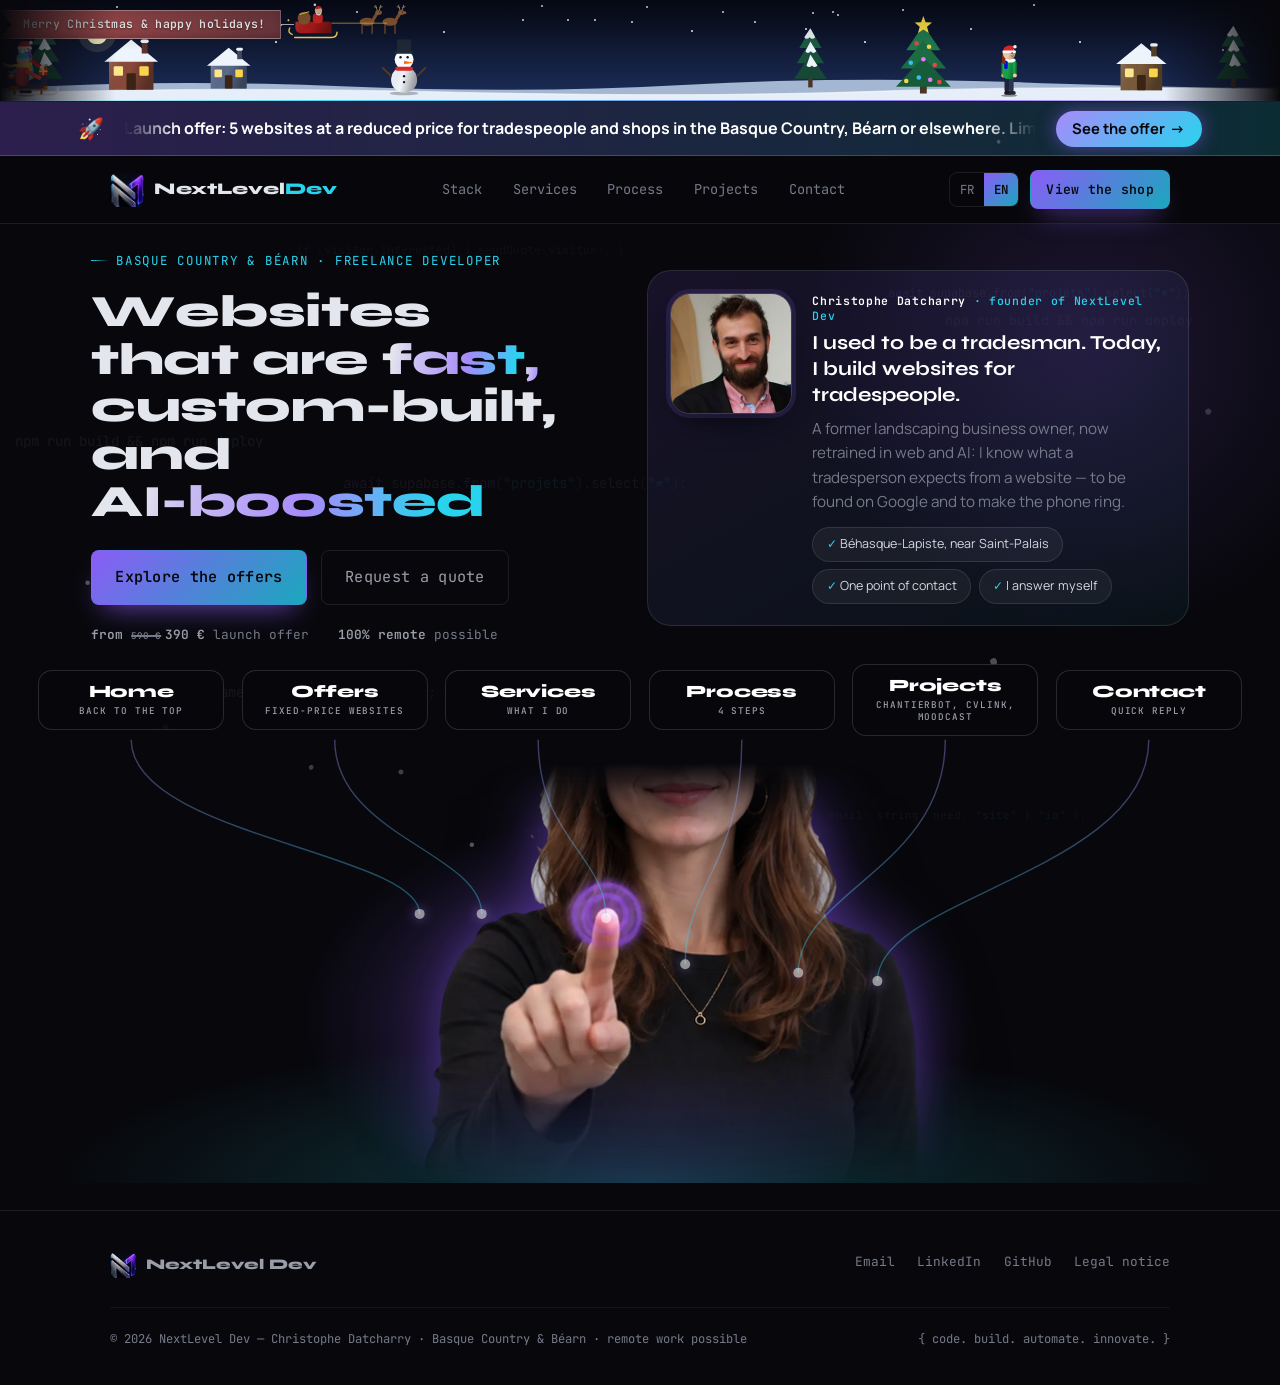
<file: index.html>
<!doctype html>
<html lang="fr">
<head>
<meta charset="utf-8">
<meta name="viewport" content="width=device-width, initial-scale=1">
<title>Développeur web freelance Pays Basque & Béarn · Sites pour artisans · NextLevel Dev</title>
<meta name="description" content="Développeur web freelance près de Saint-Palais : création de site pour artisans et commerces du Pays Basque et du Béarn, applications et IA. Offre de lancement.">
<meta name="author" content="NextLevel Dev">
<meta name="robots" content="index, follow">
<meta name="theme-color" content="#08080c">
<link rel="canonical" href="https://nextleveldev.fr/">
<meta property="og:type" content="website">
<meta property="og:site_name" content="NextLevel Dev">
<meta property="og:title" content="Développeur web freelance Pays Basque & Béarn · Sites pour artisans · NextLevel Dev">
<meta property="og:description" content="Développeur web freelance près de Saint-Palais : création de site pour artisans et commerces du Pays Basque et du Béarn, applications et IA. Offre de lancement.">
<meta property="og:url" content="https://nextleveldev.fr/">
<meta property="og:image" content="https://nextleveldev.fr/assets/logo-lockup.png">
<meta property="og:locale" content="fr_FR">
<meta name="twitter:card" content="summary_large_image">
<link rel="icon" href="assets/logo-mark.png" type="image/png">
<link rel="apple-touch-icon" href="assets/logo-mark.png">
<link rel="manifest" href="manifest.json">
<script type="application/ld+json">
{"@context":"https://schema.org","@type":["ProfessionalService","LocalBusiness"],"name":"NextLevel Dev","url":"https://nextleveldev.fr/","logo":"https://nextleveldev.fr/assets/logo-mark.png","email":"chris@nextleveldev.fr","description":"Développeur web freelance près de Saint-Palais : création de sites pour artisans et commerces, applications web et intégration d'IA, au Pays Basque et en Béarn, ou 100 % à distance.","founder":{"@type":"Person","name":"Christophe Datcharry"},"address":{"@type":"PostalAddress","addressLocality":"Béhasque-Lapiste","postalCode":"64120","addressRegion":"Pyrénées-Atlantiques","addressCountry":"FR"},"areaServed":[{"@type":"AdministrativeArea","name":"Pays Basque"},{"@type":"AdministrativeArea","name":"Béarn"},{"@type":"AdministrativeArea","name":"Pyrénées-Atlantiques"},{"@type":"City","name":"Saint-Palais"}],"availableLanguage":["fr","en"],"sameAs":["https://github.com/untxia","https://linkedin.com/in/christophe-datcharry"]}</script>
<style>
  :root {
    --bg: #08080c;
    --bg-raised: #121218;
    --bg-card: #17171f;
    --line: rgba(255,255,255,0.09);
    --line-soft: rgba(255,255,255,0.05);
    --chrome: #e4e6ed;
    --chrome-dim: #9a9ea8;
    --text: #c7c9d4;
    --text-dim: #767a89;
    --violet: #8b5cf6;
    --violet-2: #a78bfa;
    --cyan: #29d3ee;
    --cyan-dim: #1aa8bd;
    --focus: #a78bfa;
  }

  * { box-sizing: border-box; }
  ::selection { background: var(--violet); color: #08080c; }

  html { background: var(--bg); }

  body {
    margin: 0;
    background: var(--bg);
    color: var(--text);
    font-family: 'Manrope', -apple-system, BlinkMacSystemFont, 'Segoe UI', sans-serif;
    font-size: 16px;
    line-height: 1.6;
    -webkit-font-smoothing: antialiased;
  }

  a { color: inherit; }
  img { max-width: 100%; display: block; }

  h1, h2, h3 {
    font-family: 'Syne', 'Manrope', sans-serif;
    color: var(--chrome);
    font-weight: 800;
    text-wrap: balance;
    margin: 0;
  }

  .mono {
    font-family: 'JetBrains Mono', ui-monospace, monospace;
  }

  .eyebrow {
    font-family: 'JetBrains Mono', ui-monospace, monospace;
    font-size: 0.78rem;
    letter-spacing: 0.14em;
    text-transform: uppercase;
    color: var(--cyan);
    display: flex;
    align-items: center;
    gap: 0.6em;
  }
  .eyebrow::before {
    content: "";
    width: 1.4em;
    height: 1px;
    background: linear-gradient(90deg, var(--cyan), transparent);
  }

  :focus-visible {
    outline: 2px solid var(--focus);
    outline-offset: 3px;
  }

  .wrap {
    max-width: 1140px;
    margin: 0 auto;
    padding: 0 clamp(1.25rem, 4vw, 2.5rem);
  }

  /* ---------- nav ---------- */
  .nav {
    position: sticky;
    top: 0;
    z-index: 40;
    background: rgba(8,8,12,0.82);
    backdrop-filter: blur(10px);
    border-bottom: 1px solid var(--line);
  }
  .nav-inner {
    display: flex;
    align-items: center;
    justify-content: space-between;
    padding: 0.85rem clamp(1.25rem, 4vw, 2.5rem);
    max-width: 1140px;
    margin: 0 auto;
  }
  .brand {
    display: flex;
    align-items: center;
    gap: 0.65rem;
    text-decoration: none;
  }
  .brand img {
    width: 34px;
    height: 34px;
    border-radius: 7px;
  }
  .brand-name {
    font-family: 'Syne', sans-serif;
    font-weight: 800;
    font-size: 1.02rem;
    color: var(--chrome);
    letter-spacing: 0.01em;
  }
  .brand-name span { color: var(--cyan); }

  .nav-links {
    display: flex;
    align-items: center;
    gap: clamp(1rem, 2.4vw, 2rem);
    font-family: 'JetBrains Mono', monospace;
    font-size: 0.85rem;
  }
  .nav-links a {
    text-decoration: none;
    color: var(--text-dim);
    transition: color 0.15s ease;
  }
  .nav-links a:hover { color: var(--chrome); }

  .btn {
    font-family: 'JetBrains Mono', monospace;
    font-size: 0.82rem;
    letter-spacing: 0.02em;
    padding: 0.62em 1.15em;
    border-radius: 8px;
    border: 1px solid transparent;
    cursor: pointer;
    text-decoration: none;
    display: inline-flex;
    align-items: center;
    gap: 0.5em;
    transition: transform 0.15s ease, border-color 0.15s ease, background 0.15s ease;
    white-space: nowrap;
  }
  .btn-primary {
    background: linear-gradient(135deg, var(--violet), var(--cyan-dim));
    color: #08080c;
    font-weight: 600;
  }
  .btn-primary:hover { transform: translateY(-1px); }
  .btn-ghost {
    border-color: var(--line);
    color: var(--chrome-dim);
  }
  .btn-ghost:hover { border-color: var(--cyan); color: var(--chrome); }

  /* ---------- hero ---------- */
  .hero {
    position: relative;
    padding: clamp(3.5rem, 9vw, 6.5rem) 0 clamp(3rem, 7vw, 5rem);
    overflow: hidden;
  }
  .hero::before {
    content: "";
    position: absolute;
    top: -20%;
    right: -10%;
    width: 640px;
    height: 640px;
    background: radial-gradient(circle, rgba(139,92,246,0.16), transparent 65%);
    pointer-events: none;
  }
  .hero-grid {
    display: grid;
    grid-template-columns: 1.15fr 0.85fr;
    gap: clamp(2rem, 5vw, 3.5rem);
    align-items: center;
    position: relative;
  }
  .hero h1 {
    font-size: clamp(2.4rem, 5.2vw, 3.6rem);
    line-height: 1.06;
    letter-spacing: -0.01em;
  }
  .hero h1 .grad {
    background: linear-gradient(100deg, var(--chrome) 10%, var(--violet-2) 55%, var(--cyan) 90%);
    -webkit-background-clip: text;
    background-clip: text;
    color: transparent;
  }
  .hero-lede {
    margin-top: 1.15rem;
    font-size: 1.08rem;
    color: var(--text);
    max-width: 46ch;
  }
  .hero-cta {
    margin-top: 2rem;
    display: flex;
    gap: 0.9rem;
    flex-wrap: wrap;
  }
  .btn-lg { font-size: 0.9rem; padding: 0.85em 1.5em; }

  .hero-meta {
    margin-top: 2.4rem;
    display: flex;
    gap: 1.8rem;
    flex-wrap: wrap;
    font-family: 'JetBrains Mono', monospace;
    font-size: 0.78rem;
    color: var(--text-dim);
  }
  .hero-meta b { color: var(--chrome-dim); font-weight: 600; }

  .hero-art {
    position: relative;
    display: flex;
    justify-content: center;
  }
  .hero-art-frame {
    position: relative;
    width: min(400px, 100%);
    border-radius: 18px;
    padding: 1px;
    background: linear-gradient(155deg, rgba(139,92,246,0.55), rgba(41,211,238,0.25) 45%, rgba(255,255,255,0.06));
  }
  .hero-art-inner {
    background: #060608;
    border-radius: 17px;
    overflow: hidden;
  }
  .hero-art img {
    width: 100%;
    aspect-ratio: 1 / 1;
    object-fit: cover;
  }

  /* ---------- stack strip ---------- */
  .strip {
    border-top: 1px solid var(--line);
    border-bottom: 1px solid var(--line);
    background: var(--bg-raised);
  }
  .strip-inner {
    display: grid;
    grid-template-columns: repeat(5, 1fr);
    max-width: 1140px;
    margin: 0 auto;
  }
  .strip-item {
    padding: 1.1rem 0.75rem;
    text-align: center;
    font-family: 'JetBrains Mono', monospace;
    font-size: 0.74rem;
    letter-spacing: 0.06em;
    color: var(--text-dim);
    border-right: 1px solid var(--line-soft);
  }
  .strip-item:last-child { border-right: none; }
  .strip-item b { display: block; color: var(--chrome-dim); font-size: 0.86rem; margin-bottom: 0.15rem; }

  /* ---------- sections ---------- */
  section { padding: clamp(3.5rem, 8vw, 6rem) 0; }
  .section-head {
    max-width: 56ch;
    margin-bottom: clamp(2rem, 5vw, 3rem);
  }
  .section-head h2 {
    font-size: clamp(1.7rem, 3.4vw, 2.3rem);
    margin-top: 0.6rem;
  }
  .section-head p { color: var(--text-dim); margin-top: 0.8rem; }

  /* value grid */
  .value-grid {
    display: grid;
    grid-template-columns: repeat(3, 1fr);
    gap: 1px;
    background: var(--line);
    border: 1px solid var(--line);
    border-radius: 14px;
    overflow: hidden;
  }
  .value-card {
    background: var(--bg-card);
    padding: 1.75rem 1.6rem;
  }
  .value-card .mark {
    font-family: 'JetBrains Mono', monospace;
    color: var(--cyan);
    font-size: 0.8rem;
  }
  .value-card h3 {
    font-size: 1.08rem;
    margin-top: 0.6rem;
  }
  .value-card p {
    margin: 0.55rem 0 0;
    color: var(--text-dim);
    font-size: 0.92rem;
  }

  /* services teaser */
  .svc-grid {
    display: grid;
    grid-template-columns: repeat(3, 1fr);
    gap: 1.1rem;
  }
  .svc-card {
    background: var(--bg-card);
    border: 1px solid var(--line);
    border-radius: 14px;
    padding: 1.8rem 1.6rem 1.6rem;
    display: flex;
    flex-direction: column;
    gap: 0.55rem;
    transition: border-color 0.15s ease, transform 0.15s ease;
  }
  .svc-card:hover { border-color: rgba(139,92,246,0.45); transform: translateY(-2px); }
  .svc-tag {
    font-family: 'JetBrains Mono', monospace;
    font-size: 0.75rem;
    color: var(--violet-2);
  }
  .svc-card h3 { font-size: 1.18rem; }
  .svc-price {
    font-family: 'JetBrains Mono', monospace;
    font-size: 1.3rem;
    color: var(--chrome);
    font-variant-numeric: tabular-nums;
    margin-top: 0.2rem;
  }
  .svc-price span { display: block; font-size: 0.72rem; color: var(--text-dim); font-family: 'Manrope', sans-serif; }
  .svc-card p { color: var(--text-dim); font-size: 0.9rem; margin: 0; }
  .svc-card ul {
    list-style: none;
    padding: 0;
    margin: 0.4rem 0 0;
    display: flex;
    flex-direction: column;
    gap: 0.4rem;
    font-size: 0.87rem;
    color: var(--text);
  }
  .svc-card li { display: flex; gap: 0.55rem; }
  .svc-card li::before { content: "→"; color: var(--cyan); flex-shrink: 0; }
  .svc-card .btn { margin-top: auto; align-self: flex-start; }

  /* rate grid */
  .rate-grid {
    margin-top: 1.1rem;
    display: grid;
    grid-template-columns: repeat(4, 1fr);
    gap: 1px;
    background: var(--line);
    border: 1px solid var(--line);
    border-radius: 14px;
    overflow: hidden;
  }
  .rate-item { background: var(--bg-raised); padding: 1.3rem 1.5rem; }
  .rate-label {
    font-family: 'JetBrains Mono', monospace;
    font-size: 0.75rem;
    letter-spacing: 0.08em;
    text-transform: uppercase;
    color: var(--cyan);
  }
  .rate-price {
    font-family: 'JetBrains Mono', monospace;
    font-size: 1.15rem;
    color: var(--chrome);
    font-variant-numeric: tabular-nums;
    margin-top: 0.35rem;
  }
  .rate-price span { font-size: 0.72rem; color: var(--text-dim); font-family: 'Manrope', sans-serif; }
  .rate-item p { color: var(--text-dim); font-size: 0.86rem; margin: 0.4rem 0 0; }
  @media (max-width: 1000px) { .rate-grid { grid-template-columns: 1fr 1fr; } }
  @media (max-width: 520px) { .rate-grid { grid-template-columns: 1fr; } }

  /* process */
  .process {
    display: grid;
    grid-template-columns: repeat(4, 1fr);
    gap: 1.4rem;
  }
  .process-step { position: relative; padding-top: 0.2rem; }
  .process-num {
    font-family: 'JetBrains Mono', monospace;
    font-size: 0.78rem;
    color: var(--cyan);
    border: 1px solid var(--line);
    border-radius: 999px;
    width: 2.1rem;
    height: 2.1rem;
    display: flex;
    align-items: center;
    justify-content: center;
    margin-bottom: 0.9rem;
  }
  .process-step h3 { font-size: 1rem; }
  .process-step p { color: var(--text-dim); font-size: 0.88rem; margin: 0.4rem 0 0; }

  /* portfolio */
  .work-grid {
    display: grid;
    grid-template-columns: repeat(3, 1fr);
    gap: 1.1rem;
  }
  .work-card {
    background: var(--bg-card);
    border: 1px solid var(--line);
    border-radius: 14px;
    padding: 1.6rem;
  }
  .work-card .mono { font-size: 0.72rem; color: var(--text-dim); }
  .work-card h3 { font-size: 1.05rem; margin-top: 0.5rem; }
  .work-card p { color: var(--text-dim); font-size: 0.88rem; margin: 0.5rem 0 0; }
  .work-badges { display: flex; gap: 0.4rem; flex-wrap: wrap; margin-top: 0.9rem; }
  .work-badges span {
    font-family: 'JetBrains Mono', monospace;
    font-size: 0.68rem;
    color: var(--chrome-dim);
    border: 1px solid var(--line);
    border-radius: 5px;
    padding: 0.2em 0.55em;
  }

  .work-link {
    display: inline-block;
    margin-top: 1rem;
    font-family: 'JetBrains Mono', monospace;
    font-size: 0.78rem;
    color: var(--cyan);
    text-decoration: none;
    border-bottom: 1px solid transparent;
  }
  .work-link:hover { border-bottom-color: var(--cyan); }

  /* cta banner */
  .cta-banner {
    border: 1px solid var(--line);
    border-radius: 18px;
    padding: clamp(2.2rem, 5vw, 3.2rem);
    background:
      radial-gradient(circle at 15% 20%, rgba(139,92,246,0.14), transparent 55%),
      radial-gradient(circle at 85% 80%, rgba(41,211,238,0.12), transparent 55%),
      var(--bg-raised);
    display: flex;
    align-items: center;
    justify-content: space-between;
    gap: 2rem;
    flex-wrap: wrap;
  }
  .cta-banner h2 { font-size: clamp(1.4rem, 3vw, 1.9rem); max-width: 32ch; }
  .cta-banner p { color: var(--text-dim); margin: 0.6rem 0 0; }

  .mail-line { font-size: 0.9rem; }
  .mail-addr { font-family: 'JetBrains Mono', monospace; color: var(--chrome); user-select: all; }
  .copy-btn {
    font-family: 'JetBrains Mono', monospace; font-size: 0.72rem; cursor: pointer;
    color: var(--chrome-dim); background: transparent; border: 1px solid var(--line);
    border-radius: 6px; padding: 0.25em 0.7em; margin-left: 0.4rem;
  }
  .copy-btn:hover { color: var(--chrome); border-color: var(--cyan); }


  .nld-form { display: grid; gap: 0.8rem; }
  .nld-form label { display: grid; gap: 0.3rem; font-size: 0.82rem; color: var(--chrome-dim); }
  .nld-form input, .nld-form textarea {
    font: inherit; font-size: 0.92rem; color: var(--chrome); background: var(--bg);
    border: 1px solid var(--line); border-radius: 9px; padding: 0.65rem 0.8rem; width: 100%;
  }
  .nld-form input:focus, .nld-form textarea:focus { outline: none; border-color: var(--cyan); }
  .nld-form textarea { min-height: 7rem; resize: vertical; }
  .nld-form .hp { position: absolute; left: -9999px; height: 0; overflow: hidden; }
  .nld-form button[type=submit] { cursor: pointer; border: 0; font: inherit; }
  .nld-form button[disabled] { opacity: .5; cursor: wait; }
  .nld-status { font-size: 0.85rem; min-height: 1.2em; margin: 0; }
  .nld-status.ok { color: var(--cyan); }
  .nld-status.err { color: #ff8b8b; }

  .form-card { margin-top: 1.1rem; border: 1px solid var(--line); border-radius: 18px; padding: clamp(1.4rem, 4vw, 2.2rem); background: var(--bg-raised); }
  .form-card h3 { font-size: 1.15rem; margin: 0 0 1rem; }

  /* footer */
  footer {
    border-top: 1px solid var(--line);
    padding: 2.6rem 0 2.2rem;
  }
  .foot-grid {
    display: flex;
    justify-content: space-between;
    align-items: flex-start;
    flex-wrap: wrap;
    gap: 1.6rem;
  }
  .foot-brand { display: flex; align-items: center; gap: 0.6rem; }
  .foot-brand img { width: 26px; height: 26px; border-radius: 6px; }
  .foot-brand span { font-family: 'Syne', sans-serif; font-weight: 800; color: var(--chrome-dim); font-size: 0.92rem; }
  .foot-links {
    display: flex;
    gap: 1.4rem;
    font-family: 'JetBrains Mono', monospace;
    font-size: 0.8rem;
  }
  .foot-links a { text-decoration: none; color: var(--text-dim); }
  .foot-links a:hover { color: var(--cyan); }
  .foot-bottom {
    margin-top: 1.8rem;
    padding-top: 1.4rem;
    border-top: 1px solid var(--line-soft);
    display: flex;
    justify-content: space-between;
    flex-wrap: wrap;
    gap: 0.6rem;
    font-size: 0.76rem;
    color: var(--text-dim);
    font-family: 'JetBrains Mono', monospace;
  }

  @media (max-width: 860px) {
    .hero-grid { grid-template-columns: 1fr; }
    .hero-art { order: -1; }
    .hero-art-frame { width: min(280px, 70vw); }
    .value-grid, .svc-grid, .work-grid { grid-template-columns: 1fr; }
    .process { grid-template-columns: 1fr 1fr; }
    .strip-inner { grid-template-columns: repeat(2, 1fr); }
    .strip-item:nth-child(2) { border-right: none; }
    .nav-links { display: none; }
  }

  @media (prefers-reduced-motion: reduce) {
    * { transition: none !important; }
  }

  /* ---------- motion ---------- */
  @keyframes fadeUp {
    from { opacity: 0; transform: translateY(18px); }
    to { opacity: 1; transform: translateY(0); }
  }
  @keyframes drift {
    0%, 100% { transform: translate(0, 0) scale(1); }
    50% { transform: translate(-26px, 22px) scale(1.08); }
  }

  .nav { transition: box-shadow 0.3s ease, border-color 0.3s ease; }
  .nav.scrolled { box-shadow: 0 12px 30px -14px rgba(0,0,0,0.55); border-color: rgba(255,255,255,0.13); }

  body.motion-on .hero .eyebrow,
  body.motion-on .hero h1,
  body.motion-on .hero-lede,
  body.motion-on .hero-cta,
  body.motion-on .hero-meta,
  body.motion-on .hero-art {
    opacity: 0;
    animation: fadeUp 0.8s cubic-bezier(.2,.7,.2,1) forwards;
  }
  body.motion-on .hero .eyebrow { animation-delay: 0.05s; }
  body.motion-on .hero h1 { animation-delay: 0.16s; }
  body.motion-on .hero-lede { animation-delay: 0.3s; }
  body.motion-on .hero-cta { animation-delay: 0.44s; }
  body.motion-on .hero-meta { animation-delay: 0.56s; }
  body.motion-on .hero-art { animation-delay: 0.32s; animation-duration: 1s; }

  body.motion-on .hero::before { animation: drift 16s ease-in-out infinite; }

  .reveal.will-animate {
    opacity: 0;
    transform: translateY(24px);
    transition: opacity 0.7s ease, transform 0.7s ease;
    transition-delay: var(--reveal-delay, 0s);
  }
  .reveal.will-animate.is-visible {
    opacity: 1;
    transform: translateY(0);
  }
  .value-grid .value-card:nth-child(1) { --reveal-delay: 0s; }
  .value-grid .value-card:nth-child(2) { --reveal-delay: 0.1s; }
  .value-grid .value-card:nth-child(3) { --reveal-delay: 0.2s; }
  .svc-grid .svc-card:nth-child(1) { --reveal-delay: 0s; }
  .svc-grid .svc-card:nth-child(2) { --reveal-delay: 0.1s; }
  .svc-grid .svc-card:nth-child(3) { --reveal-delay: 0.2s; }
  .process .process-step:nth-child(1) { --reveal-delay: 0s; }
  .process .process-step:nth-child(2) { --reveal-delay: 0.08s; }
  .process .process-step:nth-child(3) { --reveal-delay: 0.16s; }
  .process .process-step:nth-child(4) { --reveal-delay: 0.24s; }
  .work-grid .work-card:nth-child(1) { --reveal-delay: 0s; }
  .work-grid .work-card:nth-child(2) { --reveal-delay: 0.1s; }
  .work-grid .work-card:nth-child(3) { --reveal-delay: 0.2s; }

  @media (prefers-reduced-motion: reduce) {
    body.motion-on .hero .eyebrow,
    body.motion-on .hero h1,
    body.motion-on .hero-lede,
    body.motion-on .hero-cta,
    body.motion-on .hero-meta,
    body.motion-on .hero-art,
    .reveal.will-animate {
      animation: none !important;
      opacity: 1 !important;
      transform: none !important;
    }
    body.motion-on .hero::before { animation: none !important; }
  }

  .nav-right { display: flex; align-items: center; gap: 0.7rem; }
  .lang-switch { display: inline-flex; border: 1px solid var(--line); border-radius: 8px; overflow: hidden; font-family: 'JetBrains Mono', ui-monospace, monospace; font-size: 0.78rem; }
  .lang-switch button { background: transparent; color: var(--text-dim); border: 0; padding: 0.5em 0.8em; cursor: pointer; font: inherit; transition: color .15s ease; }
  .lang-switch button:hover { color: var(--chrome); }
  .lang-switch button[aria-pressed="true"] { background: linear-gradient(135deg, var(--violet), var(--cyan-dim)); color: #08080c; font-weight: 600; }
  @media (max-width: 480px) { .brand-name { display: none; } }
</style>

<link rel="preconnect" href="https://fonts.googleapis.com">
<link rel="preconnect" href="https://fonts.gstatic.com" crossorigin>
<link href="https://fonts.googleapis.com/css2?family=Syne:wght@700;800&family=JetBrains+Mono:wght@400;500;600&family=Manrope:wght@400;500;600;700&display=swap" rel="stylesheet">

<link rel="stylesheet" href="assets/fx.css">
<link rel="stylesheet" href="assets/letters.css">
<script defer src="https://cloud.umami.is/script.js" data-website-id="9d1f5cf3-93de-4ce5-8c79-342e6d58c234"></script>
<link rel="stylesheet" href="assets/cards.css">
<link rel="stylesheet" href="assets/bg.css">
<link rel="stylesheet" href="assets/smooth.css">
<link rel="stylesheet" href="assets/offer.css">
<link rel="stylesheet" href="assets/season.css">
<link rel="stylesheet" href="assets/portal.css">
</head>
<body>
<script src="assets/intro.js"></script>
<div class="launch-bar" data-launch-only><div class="wrap lb2"><span class="lb-rk" aria-hidden="true">🚀</span><div class="lb-mq"><div class="lb-tr"><span class="lb-i">Offre de lancement : 5 sites à tarif réduit pour les artisans et commerces du Pays Basque, du Béarn ou d'ailleurs. Places limitées.<span data-places-extra data-i18n-skip></span></span><span class="lb-sep" aria-hidden="true">✦</span><span class="lb-dup" aria-hidden="true"><span class="lb-i">Offre de lancement : 5 sites à tarif réduit pour les artisans et commerces du Pays Basque, du Béarn ou d'ailleurs. Places limitées.<span data-places-extra data-i18n-skip></span></span><span class="lb-sep" aria-hidden="true">✦</span><span class="lb-i">Offre de lancement : 5 sites à tarif réduit pour les artisans et commerces du Pays Basque, du Béarn ou d'ailleurs. Places limitées.<span data-places-extra data-i18n-skip></span></span><span class="lb-sep" aria-hidden="true">✦</span><span class="lb-i">Offre de lancement : 5 sites à tarif réduit pour les artisans et commerces du Pays Basque, du Béarn ou d'ailleurs. Places limitées.<span data-places-extra data-i18n-skip></span></span><span class="lb-sep" aria-hidden="true">✦</span></span></div></div><a class="lb-go" href="boutique.html#lancement">Voir l'offre <span aria-hidden="true">→</span></a></div></div>
<nav class="nav">
  <div class="nav-inner">
    <a class="brand" href="#top">
      <img src="[data-uri]" alt="NextLevel Dev" />
      <span class="brand-name">NextLevel<span>Dev</span></span>
    </a>
    <div class="nav-links">
      <a href="#stack">Stack</a>
      <a href="#services">Services</a>
      <a href="#process">Méthode</a>
      <a href="#projets">Projets</a>
      <a href="#contact">Contact</a>
    </div>
    <div class="nav-right"><div class="lang-switch" role="group" aria-label="Langue / Language"><button type="button" data-lang="fr" aria-pressed="true">FR</button><button type="button" data-lang="en" aria-pressed="false">EN</button></div><a class="btn btn-primary" href="boutique.html">Voir la boutique</a></div>
  </div>
</nav>

<main id="top">
  <section class="hero" data-view="home">
    <div class="wrap hero-grid hv">
      <div class="hv-tx">
        <div class="eyebrow">Pays Basque &amp; Béarn · Développeur freelance</div>
        <h1>Des sites <span class="grad">rapides</span>, sur mesure, et <span class="grad">boostés à l'IA</span></h1>
        <div class="hv-me">
          <img src="assets/christophe.webp" alt="Christophe Datcharry, fondateur de NextLevel Dev" width="504" height="552">
          <div>
            <p class="hv-who"><b>Christophe Datcharry</b> · fondateur de NextLevel Dev</p>
            <p class="hv-q">J'ai été artisan. Aujourd'hui, je crée les sites des artisans.</p>
            <p class="hv-bio">Ancien chef d'entreprise en espaces verts, reconverti dans le web et l'IA : je sais ce qu'un artisan attend d'un site, qu'on le trouve sur Google et qu'il fasse sonner le téléphone.</p>
            <ul class="hv-facts">
              <li>Béhasque-Lapiste, près de Saint-Palais</li>
              <li>Un seul interlocuteur</li>
              <li>Je réponds moi-même</li>
            </ul>
          </div>
        </div>
        <div class="hero-cta">
          <a class="btn btn-primary btn-lg" href="boutique.html">Découvrir les offres</a>
          <a class="btn btn-ghost btn-lg" href="#contact">Demander un devis</a>
        </div>
        <div class="hero-meta">
          <span data-launch-only><b>dès <s class="price-old">590&nbsp;€</s>390&nbsp;€</b> en offre de lancement</span>
          <span data-normal-only><b>dès 590&nbsp;€</b> un site clé en main</span>
          <span><b>100&nbsp;% à distance</b> possible</span>
        </div>
      </div>
      <div class="hv-hand">
        <div class="hs" id="hand-menu"></div>
      </div>
    </div>
  </section>

<div class="mq" aria-hidden="true" data-i18n-skip data-view="stack"><div class="mq-t"></div></div>


  <section data-view="services">
    <div class="wrap">
      <div class="section-head">
        <div class="eyebrow">Pourquoi NextLevel Dev</div>
        <h2>Un développeur, pas une agence — et c'est un avantage</h2>
        <p>Pas d'intermédiaire, pas de sur-devis : vous parlez directement à la personne qui code votre projet, du premier échange à la mise en ligne.</p>
      </div>
      <div class="value-grid">
        <div class="value-card reveal">
          <div class="mark mono">01</div>
          <h3>Sur mesure, pas de template</h3>
          <p>Chaque site est construit pour votre activité, pas retapé depuis un thème générique.</p>
        </div>
        <div class="value-card reveal">
          <div class="mark mono">02</div>
          <h3>IA quand elle sert vraiment</h3>
          <p>Chatbot, automatisations, recherche intelligente — intégrés seulement quand ils apportent une vraie valeur.</p>
        </div>
        <div class="value-card reveal">
          <div class="mark mono">03</div>
          <h3>Éco-conception par défaut</h3>
          <p>Code allégé, images optimisées, hébergement sobre : des sites rapides et plus légers pour la planète.</p>
        </div>
      </div>
    </div>
  </section>


  <section class="sw-sec" data-view="services">
    <div class="wrap">
      <p class="sw" data-i18n-skip data-fr="Un site *clair*, qui vous ressemble. *Trouvé sur Google* près de chez vous. En ligne *2 à 3 semaines* après réception de vos contenus. Et une fois payé, *il vous appartient*." data-en="A *clear* site that looks like you. *Found on Google* near you. Online *2 to 3 weeks* after we receive your content. And once paid for, *it's yours*."></p>
    </div>
  </section>

  <section id="services" data-view="services">
    <div class="wrap">
      <div class="section-head">
        <div class="eyebrow">Services</div>
        <h2>Trois façons de passer au niveau supérieur</h2>
        <p>Trois offres à prix fixe pensées pour les artisans et commerces. Le détail complet est dans la boutique.</p>
      </div>
      <div class="svc-grid">
        <div class="svc-card reveal">
          <div class="svc-tag">1 à 3 pages</div>
          <h3>Essentiel</h3>
          <div class="svc-price"><strong data-normal-only>590&nbsp;€</strong><s class="price-old" data-launch-only>590&nbsp;€</s><strong class="price-new" data-launch-only>390&nbsp;€</strong></div>
          <p>Une présence claire pour exister en ligne et rassurer vos clients.</p>
          <ul>
            <li>Design adapté à votre métier, lisible sur mobile</li>
            <li>Formulaire de contact et bouton d'appel</li>
            <li>Mise en ligne avec nom de domaine et hébergement</li>
          </ul>
        </div>
        <div class="svc-card reveal">
          <div class="svc-tag">jusqu'à 5 pages</div>
          <h3>Visible</h3>
          <div class="svc-price"><strong data-normal-only>790&nbsp;€</strong><s class="price-old" data-launch-only>790&nbsp;€</s><strong class="price-new" data-launch-only>550&nbsp;€</strong></div>
          <p>Pour être trouvé près de chez vous et montrer votre travail.</p>
          <ul>
            <li>Galerie de réalisations avec photos</li>
            <li>Fiche Google Business et SEO local de base</li>
            <li>Suivi des visites (Google Search Console)</li>
          </ul>
        </div>
        <div class="svc-card reveal">
          <div class="svc-tag">avec maintenance</div>
          <h3>Sérénité</h3>
          <div class="svc-price"><strong data-normal-only>790&nbsp;€</strong><s class="price-old" data-launch-only>790&nbsp;€</s><strong class="price-new" data-launch-only>550&nbsp;€</strong><span><b data-normal-only>+ 35&nbsp;€/mois</b><span data-launch-only><s class="price-old">+ 35&nbsp;€/mois</s><b class="price-new">+ 25&nbsp;€/mois</b></span></span></div>
          <p>L'offre Visible, plus la maintenance : hébergement, sécurité et une modification par mois.</p>
          <ul>
            <li>Tout ce que contient l'offre Visible</li>
            <li>Hébergement et sécurité gérés</li>
            <li>Réponse rapide en cas de problème</li>
          </ul>
        </div>
      </div>
      <div class="rate-grid reveal">
        <div class="rate-item">
          <div class="rate-label">Site Pro</div>
          <div class="rate-price">1&nbsp;600&nbsp;€ <span>à partir de</span></div>
          <p>Pages illimitées, back-office, réservation ou catalogue, SEO local.</p>
        </div>
        <div class="rate-item">
          <div class="rate-label">Application web</div>
          <div class="rate-price">4&nbsp;000&nbsp;€ <span>à partir de</span></div>
          <p>Une application sur mesure pour votre métier : espace client, gestion, outils internes.</p>
        </div>
        <div class="rate-item">
          <div class="rate-label">Intégration IA</div>
          <div class="rate-price">800&nbsp;€ <span>à partir de</span></div>
          <p>Chatbot, automatisation ou recherche intelligente ajoutés à un site existant.</p>
        </div>
        <div class="rate-item">
          <div class="rate-label">Tarif journalier</div>
          <div class="rate-price">280&nbsp;€ <span>/ jour</span></div>
          <p>Pour les évolutions, renforts ponctuels ou missions en régie.</p>
        </div>
      </div>
      <p class="vat-line" data-vat data-i18n-skip></p>
      <div style="margin-top:1.4rem;">
        <a class="btn btn-primary btn-lg" data-launch-only href="boutique.html#lancement">Réserver ma place</a>
        <a class="btn btn-primary btn-lg" data-normal-only href="boutique.html">Voir le détail des offres</a>
      </div>
    </div>
  </section>

  <!-- Témoignages : section masquée en attendant les premiers clients. Retirer l'attribut hidden et ajouter les vrais avis (jamais de faux témoignage). -->
  <section id="temoignages" hidden>
    <div class="wrap">
      <div class="section-head"><h2>Témoignages</h2></div>
      <div class="testi-grid"></div>
    </div>
  </section>

  <section id="process" data-view="process">
    <div class="wrap">
      <div class="section-head">
        <div class="eyebrow">Méthode</div>
        <h2>Comment se déroule un projet</h2>
      </div>
      <div class="process">
        <div class="process-step reveal">
          <div class="process-num mono">01</div>
          <h3>Échange &amp; cadrage</h3>
          <p>On discute de votre activité, vos besoins réels et votre budget. Devis clair, sans surprise.</p>
        </div>
        <div class="process-step reveal">
          <div class="process-num mono">02</div>
          <h3>Design &amp; maquette</h3>
          <p>Une proposition visuelle adaptée à votre image, validée avant tout développement.</p>
        </div>
        <div class="process-step reveal">
          <div class="process-num mono">03</div>
          <h3>Développement</h3>
          <p>Code sur mesure, testé, avec des points d'étape réguliers pour suivre l'avancement.</p>
        </div>
        <div class="process-step reveal">
          <div class="process-num mono">04</div>
          <h3>Livraison &amp; suivi</h3>
          <p>Mise en ligne, prise en main, et disponibilité pour les ajustements après lancement.</p>
        </div>
      </div>
    </div>
  </section>

  <div class="strip" id="stack" data-view="stack">
    <div class="strip-inner">
      <div class="strip-item"><b>Frontend</b>Svelte · React</div>
      <div class="strip-item"><b>Backend</b>Node · API REST</div>
      <div class="strip-item"><b>Database</b>Supabase · Postgres</div>
      <div class="strip-item"><b>DevOps</b>Vercel · Netlify · Docker</div>
      <div class="strip-item"><b>AI Integrated</b>Claude · Mistral · RAG</div>
    </div>
  </div>

  <section id="projets" data-view="projets">
    <div class="wrap">
      <div class="section-head">
        <div class="eyebrow">Projets &amp; expérimentations</div>
        <h2>Ce que j'ai construit récemment</h2>
        <p>Quelques projets techniques qui montrent l'étendue du stack — du web classique à l'IA appliquée.</p>
      </div>
      <div class="work-grid">
        <div class="work-card reveal">
          <div class="work-shot" aria-hidden="true" data-i18n-skip><div class="shot-bar"><i></i><i></i><i></i><span>moodcast-meteo-interieure.netlify.app</span></div><svg viewBox="0 0 320 170" xmlns="http://www.w3.org/2000/svg"><defs><linearGradient id="mg" x1="0" y1="0" x2="1" y2="1"><stop offset="0" stop-color="#1b1140"/><stop offset="1" stop-color="#0a1626"/></linearGradient><radialGradient id="mo" cx=".4" cy=".35"><stop offset="0" stop-color="#7ee8fa"/><stop offset=".6" stop-color="#8b5cf6"/><stop offset="1" stop-color="#4c1d95"/></radialGradient></defs><rect width="320" height="170" fill="url(#mg)"/><circle class="shot-pulse" cx="160" cy="68" r="62" fill="#8b5cf6" opacity=".25"/><circle cx="160" cy="68" r="40" fill="url(#mo)"/><ellipse cx="205" cy="92" rx="34" ry="14" fill="#e8e8f2" opacity=".9"/><ellipse cx="188" cy="86" rx="20" ry="13" fill="#fff" opacity=".95"/><rect x="24" y="18" width="70" height="8" rx="4" fill="#fff" opacity=".18"/><rect x="24" y="32" width="46" height="6" rx="3" fill="#fff" opacity=".1"/><g class="shot-bars"><rect x="70" y="128" width="20" height="26" rx="5" fill="#29d3ee"/><rect x="104" y="116" width="20" height="38" rx="5" fill="#8b5cf6"/><rect x="138" y="122" width="20" height="32" rx="5" fill="#29d3ee"/><rect x="172" y="108" width="20" height="46" rx="5" fill="#8b5cf6"/><rect x="206" y="120" width="20" height="34" rx="5" fill="#29d3ee"/><rect x="240" y="112" width="20" height="42" rx="5" fill="#8b5cf6"/></g></svg></div>
          <div class="mono">PWA</div>
          <h3>MoodCast</h3>
          <p>Application progressive construite avec l'API Anthropic, pensée pour un usage quotidien léger.</p>
          <div class="work-badges"><span>PWA</span><span>Claude API</span></div>
          <a class="work-link" href="https://moodcast-meteo-interieure.netlify.app" target="_blank" rel="noopener">Voir le site en direct ↗</a>
        </div>
        <div class="work-card reveal">
          <div class="work-shot" aria-hidden="true" data-i18n-skip><div class="shot-bar"><i></i><i></i><i></i><span>github.com/untxia/cvlink</span></div><svg viewBox="0 0 320 170" xmlns="http://www.w3.org/2000/svg"><rect width="320" height="170" fill="#0d0d16"/><g fill="#1a1a28" stroke="#2a2a3c"><rect x="16" y="18" width="104" height="38" rx="8"/><rect x="16" y="66" width="104" height="38" rx="8"/><rect x="16" y="114" width="104" height="38" rx="8"/></g><g fill="#3b3b52"><circle cx="36" cy="37" r="9"/><circle cx="36" cy="85" r="9"/><circle cx="36" cy="133" r="9"/></g><g fill="#4a4a64"><rect x="52" y="29" width="54" height="6" rx="3"/><rect x="52" y="41" width="36" height="5" rx="2.5"/><rect x="52" y="77" width="54" height="6" rx="3"/><rect x="52" y="89" width="36" height="5" rx="2.5"/><rect x="52" y="125" width="54" height="6" rx="3"/><rect x="52" y="137" width="36" height="5" rx="2.5"/></g><g class="shot-slide" stroke="#29d3ee" stroke-width="2" fill="none" stroke-linecap="round"><path d="M134 85h42"/><path d="M168 77l9 8-9 8"/></g><g fill="#161626" stroke="#8b5cf6" stroke-opacity=".6"><rect x="196" y="18" width="108" height="64" rx="9"/></g><g fill="#161626" stroke="#2a2a3c"><rect x="196" y="92" width="108" height="60" rx="9"/></g><circle cx="222" cy="44" r="12" fill="none" stroke="#2a2a3c" stroke-width="4"/><circle class="shot-pulse" cx="222" cy="44" r="12" fill="none" stroke="#29d3ee" stroke-width="4" stroke-dasharray="60 80" stroke-linecap="round"/><rect x="242" y="34" width="52" height="6" rx="3" fill="#e8e8f2" opacity=".8"/><rect x="242" y="46" width="38" height="5" rx="2.5" fill="#8a8aa6"/><rect x="206" y="64" width="88" height="5" rx="2.5" fill="#8b5cf6" opacity=".55"/><circle cx="222" cy="122" r="12" fill="none" stroke="#2a2a3c" stroke-width="4"/><circle cx="222" cy="122" r="12" fill="none" stroke="#8b5cf6" stroke-width="4" stroke-dasharray="44 80" stroke-linecap="round"/><rect x="242" y="112" width="52" height="6" rx="3" fill="#e8e8f2" opacity=".6"/><rect x="242" y="124" width="38" height="5" rx="2.5" fill="#8a8aa6"/></svg></div>
          <div class="mono">Outil RH</div>
          <h3>CVlink</h3>
          <p>Prototype pour cabinets de recrutement : une demande client et une base de CV deviennent des propositions de candidats prêtes à envoyer, avec motifs rédigés par l'IA et données personnelles masquées.</p>
          <div class="work-badges"><span>TypeScript</span><span>IA</span><span>RAG</span></div>
          <a class="work-link" href="https://github.com/untxia/cvlink" target="_blank" rel="noopener">Voir le projet sur GitHub ↗</a>
        </div>
        <div class="work-card reveal">
          <div class="work-shot" aria-hidden="true" data-i18n-skip><div class="shot-bar"><i></i><i></i><i></i><span>chantierbot.vercel.app</span></div><img src="assets/chantierbot-dashboard.webp" width="960" height="510" loading="lazy" alt="Tableau de bord de ChantierBot"></div>
          <div class="mono">Agent IA</div>
          <h3>ChantierBot</h3>
          <p>Agent IA pour artisans : analyse de photos de chantier, suivi multi-chantiers, prévision des stocks et devis.</p>
          <div class="work-badges"><span>Claude API</span><span>Vision IA</span><span>Vercel</span></div>
          <a class="work-link" href="https://chantierbot.vercel.app" target="_blank" rel="noopener">Voir le site en direct ↗</a>
        </div>
      </div>
    </div>
  </section>

  <section id="contact" data-view="contact">
    <div class="wrap">
      <div class="cta-banner reveal">
        <div>
          <h2>Un projet en tête ? Parlons-en.</h2>
          <p>Réponse rapide, premier échange sans engagement.</p>
          <p>Je travaille au Pays Basque et en Béarn, et 100&nbsp;% à distance si vous préférez.</p>
          <p class="mail-line"><span>Ou écrivez directement à</span> <span class="mail-addr" data-i18n-skip>chris@nextleveldev.fr</span> <button class="copy-btn" type="button" id="copy-mail" data-i18n-skip>Copier</button></p>
        </div>
        <div style="display:flex; gap:0.9rem; flex-wrap:wrap;">
          <a class="btn btn-primary btn-lg" href="contact.html">Écrire un email</a>
        </div>
      </div>
      <div class="form-card reveal" id="formulaire">
        <h3>Envoyez-moi un message ici</h3>
        <form class="nld-form" id="contact-form" name="contact" method="POST" data-netlify="true" netlify-honeypot="bot-field">
          <input type="hidden" name="form-name" value="contact">
          <input type="hidden" name="subject" value="Nouveau message depuis nextleveldev.fr">
          <p class="hp"><label>Ne pas remplir <input name="bot-field" tabindex="-1" autocomplete="off"></label></p>
          <label><span>Votre nom</span><input name="name" type="text" required autocomplete="name" placeholder="Ex. Marie Etcheverry"></label>
          <label><span>Votre email (pour que je vous réponde)</span><input name="email" type="email" required autocomplete="email" placeholder="vous@exemple.fr"></label>
          <label><span>L'offre qui vous intéresse</span>
            <select name="offre">
              <option value="Je ne sais pas encore">Je ne sais pas encore</option>
              <option value="Essentiel">Essentiel</option>
              <option value="Visible">Visible</option>
              <option value="Sérénité">Sérénité</option>
              <option value="Site Pro">Site Pro</option>
              <option value="Application web">Application web</option>
              <option value="Intégration IA">Intégration IA</option>
            </select>
          </label>
          <label><span>Votre message (votre métier, votre besoin, vos délais)</span><textarea name="message" required placeholder="Ex. Je suis artisan à Saint-Palais et je voudrais un site pour être trouvé sur Google."></textarea></label>
          <button class="btn btn-primary" type="submit" id="contact-send" data-i18n-skip>Envoyer le message</button>
          <p class="nld-status" id="contact-status" role="status" data-i18n-skip></p>
        </form>
      </div>
    </div>
  </section>
</main>
<a class="fab" href="#contact">Demander un devis</a>

<footer>
  <div class="wrap">
    <div class="foot-grid">
      <div class="foot-brand">
        <img src="[data-uri]" alt="" />
        <span>NextLevel Dev</span>
      </div>
      <div class="foot-links">
        <a href="contact.html">Email</a>
        <a href="https://linkedin.com/in/christophe-datcharry" target="_blank" rel="noopener">LinkedIn</a>
        <a href="https://github.com/untxia" target="_blank" rel="noopener">GitHub</a>
        <a href="mentions-legales.html">Mentions légales</a>
      </div>
    </div>
    <div class="foot-bottom">
      <span>© 2026 NextLevel Dev — Christophe Datcharry · Pays Basque &amp; Béarn · 100&nbsp;% à distance possible</span>
      <span>{ code. build. automate. innovate. }</span>
    </div>
  </div>
</footer>

<script src="assets/lenis.min.js"></script>
<script src="assets/smooth.js"></script>
<script src="assets/bg.js"></script>
<script src="assets/letters.js"></script>
<script>
(function () {
  var DICT = {"Artisans & commerces": "Tradespeople & shops", "Pays Basque, Béarn, ailleurs": "Basque Country, Béarn, elsewhere", "Offre de lancement": "Launch offer", "5 sites à tarif réduit": "5 websites at a reduced price", "Pour les artisans et commerces": "For tradespeople and shops", "Pays Basque, Béarn ou ailleurs": "Basque Country, Béarn or elsewhere", "Places limitées": "Limited spots", "Offre de lancement : 5 sites à tarif réduit pour les artisans et commerces du Pays Basque, du Béarn ou d'ailleurs. Places limitées.": "Launch offer: 5 websites at a reduced price for tradespeople and shops in the Basque Country, Béarn or elsewhere. Limited spots.", "Voir l'offre": "See the offer", "Christophe Datcharry": "Christophe Datcharry", "· fondateur de NextLevel Dev": "· founder of NextLevel Dev", "Ancien chef d'entreprise en espaces verts, reconverti dans le web et l'IA : je sais ce qu'un artisan attend d'un site, qu'on le trouve sur Google et qu'il fasse sonner le téléphone.": "A former landscaping business owner, now retrained in web and AI: I know what a tradesperson expects from a website — to be found on Google and to make the phone ring.", "Béhasque-Lapiste, près de Saint-Palais": "Béhasque-Lapiste, near Saint-Palais", "100 % à distance": "100% remote", "possible": "possible", "Qui je suis": "About me", "J'ai été artisan. Aujourd'hui, je crée les sites des artisans.": "I used to be a tradesman. Today, I build websites for tradespeople.", "De 2007 à 2011, j'ai dirigé ma propre entreprise d'espaces verts. J'ai ensuite passé des années sur le terrain : préparation de commandes, préparation automobile, tournées de facteur, conduite de ligne en usine.": "From 2007 to 2011, I ran my own landscaping business. I then spent years on the ground: order picking, car preparation, postal rounds, running a factory production line.", "Je me suis reconverti dans le développement web et l'intelligence artificielle, que j'utilise chaque jour. Je sais ce qu'un artisan attend d'un site : qu'il soit clair, qu'on le trouve sur Google et qu'il fasse sonner le téléphone.": "I retrained in web development and artificial intelligence, which I use every day. I know what a tradesperson expects from a website: that it's clear, that people find it on Google, and that it makes the phone ring.", "près de Saint-Palais": "near Saint-Palais", "Un seul interlocuteur": "One point of contact", "du devis à la mise en ligne": "from quote to launch", "Je réponds moi-même": "I answer myself", "pas de standard, pas d'agence": "no call centre, no agency", "Me parler de votre projet": "Tell me about your project", "Fondateur de NextLevel Dev": "Founder of NextLevel Dev", "Explorer": "Explore", "Par où voulez-vous commencer ?": "Where would you like to start?", "Boutique": "Shop", "Les offres à prix fixe": "Fixed-price offers", "Essentiel, Visible, Sérénité : choisissez votre formule.": "Essential, Visible, Serenity: pick your plan.", "Réalisations": "Work", "Mes projets": "My projects", "ChantierBot, CVlink, MoodCast.": "ChantierBot, CVlink, MoodCast.", "4 étapes": "4 steps", "Ce que je fais": "What I do", "Parlons de votre projet": "Let's talk about your project", "🚀 Offre de lancement · places limitées": "🚀 Launch offer · limited spots", "dès": "from", "dès 590 €": "from €590", "Méthode": "Process", "Projets": "Projects", "Voir la boutique": "View the shop", "France & international · Développeur freelance": "France & worldwide · Freelance developer", "Des sites": "Websites that are", "rapides": "fast", ", sur mesure, et": ", custom-built, and", "boostés à l'IA": "AI-boosted", "NextLevel Dev conçoit et développe des sites vitrines, des applications web et des outils IA pour les artisans, commerces et entreprises, partout en France et à l'international. Un seul interlocuteur, du cadrage à la mise en ligne.": "NextLevel Dev designs and builds showcase websites, web applications and AI tools for craftspeople, shops and businesses, anywhere in France and around the world. One point of contact, from scoping to launch.", "Au-delà des limites.": "Beyond limits.", "Découvrir les offres": "Explore the offers", "Demander un devis": "Request a quote", "dès 800 €": "from €800", "le site vitrine": "for a showcase site", "France & monde": "France & worldwide", "100 % à distance": "100% remote", "éco-conception": "eco-design", "par défaut": "by default", "Pourquoi NextLevel Dev": "Why NextLevel Dev", "Un développeur, pas une agence — et c'est un avantage": "A developer, not an agency — and that's an advantage", "Pas d'intermédiaire, pas de sur-devis : vous parlez directement à la personne qui code votre projet, du premier échange à la mise en ligne.": "No middleman, no inflated quotes: you talk directly to the person writing the code for your project, from the first conversation to launch.", "Sur mesure, pas de template": "Custom-built, no templates", "Chaque site est construit pour votre activité, pas retapé depuis un thème générique.": "Every site is built for your business, not reworked from a generic theme.", "IA quand elle sert vraiment": "AI when it genuinely helps", "Chatbot, automatisations, recherche intelligente — intégrés seulement quand ils apportent une vraie valeur.": "Chatbots, automations, smart search — added only when they bring real value.", "Éco-conception par défaut": "Eco-design by default", "Code allégé, images optimisées, hébergement sobre : des sites rapides et plus légers pour la planète.": "Lean code, optimized images, low-impact hosting: faster sites that are lighter on the planet.", "Trois façons de passer au niveau supérieur": "Three ways to take it to the next level", "Un aperçu rapide — le détail complet, avec les fonctionnalités incluses, est dans la boutique.": "A quick overview — the full details, with everything included, are in the shop.", "Site Vitrine": "Showcase Website", "800 €": "€800", "à partir de": "from", "Une présence en ligne claire et professionnelle pour votre activité.": "A clear, professional online presence for your business.", "Design sur mesure, responsive": "Custom, responsive design", "Jusqu'à 5 pages": "Up to 5 pages", "Formulaire de contact": "Contact form", "Voir le détail": "See details", "Site Pro": "Pro site", "1 600 €": "€1,600", "Un site complet avec back-office, pour gérer votre activité au quotidien.": "A full website with a back office, to run your business day to day.", "Pages illimitées + CMS": "Unlimited pages + CMS", "Réservation ou catalogue": "Booking or product catalog", "Référencement local (SEO)": "Local SEO", "Application web": "Web application", "4 000 €": "€4,000", "Une application sur mesure pour votre métier : espace client, gestion, outils internes.": "A custom application for your trade: client area, management, internal tools.", "Front + back + base de données": "Front end + back end + database", "Comptes utilisateurs & back-office": "User accounts & back office", "IA intégrable si utile": "AI integration where useful", "Intégration IA": "AI integration", "Chatbot, automatisation ou recherche intelligente ajoutés à un site existant.": "A chatbot, automation or smart search added to an existing website.", "Tarif journalier": "Day rate", "280 €": "€280", "/ jour": "/ day", "Pour les évolutions, renforts ponctuels ou missions en régie.": "For updates, short-term support or time-and-materials work.", "Maintenance": "Maintenance", "49 €": "€49", "/ mois": "/ month", "Mises à jour, sauvegardes, sécurité et petites modifications.": "Updates, backups, security and small changes.", "Comment se déroule un projet": "How a project works", "Échange & cadrage": "Discussion & scoping", "On discute de votre activité, vos besoins réels et votre budget. Devis clair, sans surprise.": "We talk about your business, your real needs and your budget. A clear quote, no surprises.", "Design & maquette": "Design & mockup", "Une proposition visuelle adaptée à votre image, validée avant tout développement.": "A visual proposal that fits your brand, approved before any development starts.", "Développement": "Development", "Code sur mesure, testé, avec des points d'étape réguliers pour suivre l'avancement.": "Custom, tested code, with regular check-ins so you can follow progress.", "Livraison & suivi": "Delivery & follow-up", "Mise en ligne, prise en main, et disponibilité pour les ajustements après lancement.": "Launch, handover, and availability for adjustments after go-live.", "Projets & expérimentations": "Projects & experiments", "Ce que j'ai construit récemment": "What I've built recently", "Quelques projets techniques qui montrent l'étendue du stack — du web classique à l'IA appliquée.": "A few technical projects that show the breadth of the stack — from classic web to applied AI.", "Veille d'offres": "Job monitoring", "Agent IA qui surveille les offres d'emploi (France Travail, Adzuna), les note avec Claude et notifie sur Telegram.": "An AI agent that monitors job postings (France Travail, Adzuna), scores them with Claude and sends alerts on Telegram.", "Application progressive construite avec l'API Anthropic, pensée pour un usage quotidien léger.": "A progressive web app built with the Anthropic API, designed for light daily use.", "Assistant conversationnel": "Conversational assistant", "App conversationnelle SvelteKit + Mistral AI, développée en équipe avec PocketBase.": "A conversational app built with SvelteKit + Mistral AI, developed as a team with PocketBase.", "Un projet en tête ? Parlons-en.": "Got a project in mind? Let's talk.", "Réponse rapide, premier échange sans engagement.": "Quick reply, no-commitment first conversation.", "Écrire un email": "Send an email", "© 2026 NextLevel Dev — Christophe Datcharry · France & international": "© 2026 NextLevel Dev — Christophe Datcharry · France & worldwide", "Mentions légales": "Legal notice", "Outil RH": "HR tool", "Prototype pour cabinets de recrutement : une demande client et une base de CV deviennent des propositions de candidats prêtes à envoyer, avec motifs rédigés par l'IA et données personnelles masquées.": "A prototype for recruitment firms: a client request and a CV database become ready-to-send candidate proposals, with AI-written reasons and personal data hidden.", "Agent IA": "AI agent", "Agent IA pour artisans : analyse de photos de chantier, suivi multi-chantiers, prévision des stocks et devis.": "An AI agent for tradespeople: job-site photo analysis, multi-site tracking, stock forecasting and quotes.", "Voir le site en direct ↗": "View live site ↗", "Voir le projet sur GitHub ↗": "View project on GitHub ↗", "Ou écrivez directement à": "Or write directly to", "Envoyez-moi un message ici": "Send me a message here", "Votre nom": "Your name", "Votre email": "Your email", "Votre message": "Your message", "Ne pas remplir": "Do not fill in", "Développeur web freelance Pays Basque & Béarn · Sites pour artisans · NextLevel Dev": "Freelance web developer Basque Country & Béarn · Websites for craftspeople · NextLevel Dev", "Développeur web freelance près de Saint-Palais : création de site pour artisans et commerces du Pays Basque et du Béarn, applications et IA. Offre de lancement.": "Freelance web developer near Saint-Palais: websites for craftspeople and shops in the Basque Country and Béarn, web apps and AI. Launch offer.", "Pays Basque & Béarn · Développeur freelance": "Basque Country & Béarn · Freelance developer", "NextLevel Dev conçoit et développe des sites vitrines, des applications web et des outils IA pour les artisans, commerces et entreprises du Pays Basque et du Béarn, et 100 % à distance si vous préférez. Un seul interlocuteur, du cadrage à la mise en ligne.": "NextLevel Dev designs and builds showcase websites, web applications and AI tools for craftspeople, shops and businesses in the Basque Country and Béarn, and fully remote if you prefer. One point of contact, from scoping to launch.", "en offre de lancement": "launch offer", "un site clé en main": "a turnkey website", "Pays Basque & Béarn": "Basque Country & Béarn", "100 % à distance possible": "remote work possible", "Trois offres à prix fixe pensées pour les artisans et commerces. Le détail complet est dans la boutique.": "Three fixed-price offers designed for craftspeople and shops. Full details are in the shop.", "1 à 3 pages": "1 to 3 pages", "jusqu'à 5 pages": "up to 5 pages", "avec maintenance": "with maintenance", "Une présence claire pour exister en ligne et rassurer vos clients.": "A clear online presence to exist online and reassure your customers.", "Design adapté à votre métier, lisible sur mobile": "Design tailored to your trade, readable on mobile", "Formulaire de contact et bouton d'appel": "Contact form and call button", "Mise en ligne avec nom de domaine et hébergement": "Launch with domain name and hosting", "Pour être trouvé près de chez vous et montrer votre travail.": "To be found near you and show your work.", "Galerie de réalisations avec photos": "Gallery of your work with photos", "Fiche Google Business et SEO local de base": "Google Business profile and basic local SEO", "Suivi des visites (Google Search Console)": "Visit tracking (Google Search Console)", "L'offre Visible, plus la maintenance : hébergement, sécurité et une modification par mois.": "The Visible offer plus maintenance: hosting, security and one change per month.", "Tout ce que contient l'offre Visible": "Everything included in the Visible offer", "Hébergement et sécurité gérés": "Managed hosting and security", "Réponse rapide en cas de problème": "Quick response if anything goes wrong", "+ 35 €/mois": "+ €35/month", "+ 25 €/mois": "+ €25/month", "Pages illimitées, back-office, réservation ou catalogue, SEO local.": "Unlimited pages, back-office, booking or catalogue, local SEO.", "Réserver ma place": "Reserve my spot", "Voir le détail des offres": "See the offers in detail", "Témoignages": "Testimonials", "Je travaille au Pays Basque et en Béarn, et 100 % à distance si vous préférez.": "I work in the Basque Country and Béarn, and fully remote if you prefer.", "Votre email (pour que je vous réponde)": "Your email (so I can reply)", "L'offre qui vous intéresse": "The offer you are interested in", "Je ne sais pas encore": "I don't know yet", "Votre message (votre métier, votre besoin, vos délais)": "Your message (your trade, your need, your timeline)", "© 2026 NextLevel Dev — Christophe Datcharry · Pays Basque & Béarn · 100 % à distance possible": "© 2026 NextLevel Dev — Christophe Datcharry · Basque Country & Béarn · remote work possible", "🚀 Offre de lancement : 5 sites à tarif réduit pour les artisans et commerces du Pays Basque et du Béarn. Places limitées.": "🚀 Launch offer: 5 websites at a reduced price for craftspeople and shops in the Basque Country and Béarn. Limited spots.", "Voir l'offre": "See the offer"};
  var lang = 'fr', originals = new Map(), listeners = [], origTitle = document.title;
  function norm(s) { return s.replace(/[\s ]+/g, ' ').trim(); }
  function has(k) { return Object.prototype.hasOwnProperty.call(DICT, k); }
  function stored() { try { return localStorage.getItem('nld-lang'); } catch (e) { return null; } }
  function save(l) { try { localStorage.setItem('nld-lang', l); } catch (e) {} }
  function initial() {
    var s = stored();
    if (s === 'fr' || s === 'en') return s;
    var nl = (navigator.language || 'fr').toLowerCase();
    return nl.indexOf('fr') === 0 ? 'fr' : 'en';
  }
  function translate(l) {
    var w = document.createTreeWalker(document.body, NodeFilter.SHOW_TEXT, null), nodes = [], t;
    while ((t = w.nextNode())) {
      var p = t.parentNode;
      if (!p || /^(SCRIPT|STYLE|TITLE)$/.test(p.nodeName)) continue;
      if (p.closest && p.closest('[data-i18n-skip]')) continue;
      nodes.push(t);
    }
    nodes.forEach(function (node) {
      if (l === 'en') {
        if (originals.has(node)) return;
        var cur = node.nodeValue, key = norm(cur);
        if (key && has(key)) {
          var lead = cur.match(/^[\s ]*/)[0], trail = cur.match(/[\s ]*$/)[0];
          originals.set(node, cur);
          node.nodeValue = lead + DICT[key] + trail;
        }
      } else if (originals.has(node)) {
        node.nodeValue = originals.get(node);
        originals.delete(node);
      }
    });
  }
  var buttons = Array.prototype.slice.call(document.querySelectorAll('.lang-switch button'));
  function setLang(l, persist) {
    lang = l;
    translate(l);
    document.documentElement.lang = l;
    var tk = norm(origTitle);
    document.title = (l === 'en' && has(tk)) ? DICT[tk] : origTitle;
    buttons.forEach(function (b) { b.setAttribute('aria-pressed', b.getAttribute('data-lang') === l ? 'true' : 'false'); });
    Array.prototype.forEach.call(document.querySelectorAll('[data-mailto-fr]'), function (a) {
      a.setAttribute('href', a.getAttribute(l === 'en' ? 'data-mailto-en' : 'data-mailto-fr'));
    });
    if (persist) save(l);
    listeners.forEach(function (f) { try { f(l); } catch (e) {} });
  }
  window.NLD_I18N = {
    lang: function () { return lang; },
    t: function (k) { var nk = norm(k); return (lang === 'en' && has(nk)) ? DICT[nk] : k; },
    onChange: function (f) { listeners.push(f); }
  };
  buttons.forEach(function (b) {
    b.addEventListener('click', function () { setLang(b.getAttribute('data-lang'), true); });
  });
  setLang(initial(), false);
})();
</script>
<script src="assets/offer.js"></script>
<script src="assets/fx.js"></script>
<script>
(function () {
  var reduceMotion = window.matchMedia('(prefers-reduced-motion: reduce)').matches;

  if (!reduceMotion) {
    document.body.classList.add('motion-on');
  }

  var nav = document.querySelector('.nav');
  if (nav) {
    var onScroll = function () {
      nav.classList.toggle('scrolled', window.scrollY > 8);
    };
    onScroll();
    window.addEventListener('scroll', onScroll, { passive: true });
  }

  var reveals = Array.prototype.slice.call(document.querySelectorAll('.reveal'));
  if (reduceMotion || !('IntersectionObserver' in window) || reveals.length === 0) {
    return;
  }

  reveals.forEach(function (el) { el.classList.add('will-animate'); });

  var io = new IntersectionObserver(function (entries) {
    entries.forEach(function (entry) {
      if (entry.isIntersecting) {
        entry.target.classList.add('is-visible');
        io.unobserve(entry.target);
      }
    });
  }, { threshold: 0.15, rootMargin: '0px 0px -60px 0px' });

  reveals.forEach(function (el) { io.observe(el); });

  // Filet de sécurité : si l'observer ne se déclenche pas (aperçu intégré, iframe, capture),
  // on affiche tout le contenu au bout d'1,2 s pour que rien (ex. les prix) ne reste invisible.
  setTimeout(function () {
    reveals.forEach(function (el) { el.classList.add('is-visible'); });
  }, 1200);
})();
</script>
<script>
(function () {
  var I = window.NLD_I18N, btn = document.getElementById('copy-mail'), timer;
  if (!btn) return;
  function label(copied) { var en = I && I.lang() === 'en'; return copied ? (en ? 'Copied ✓' : 'Copié ✓') : (en ? 'Copy' : 'Copier'); }
  btn.textContent = label(false);
  if (I) I.onChange(function () { btn.textContent = label(false); });
  function nldCopy(text, done) {
    function fallback() {
      var ta = document.createElement('textarea'); ta.value = text; ta.setAttribute('readonly', '');
      ta.style.position = 'fixed'; ta.style.opacity = '0'; document.body.appendChild(ta); ta.select();
      var ok = false; try { ok = document.execCommand('copy'); } catch (e) {}
      document.body.removeChild(ta); done(ok);
    }
    if (navigator.clipboard && navigator.clipboard.writeText) {
      navigator.clipboard.writeText(text).then(function () { done(true); }, fallback);
    } else { fallback(); }
  }
  
  btn.addEventListener('click', function () {
    nldCopy('chris@nextleveldev.fr', function (ok) {
      btn.textContent = ok ? label(true) : 'chris@nextleveldev.fr';
      clearTimeout(timer); timer = setTimeout(function () { btn.textContent = label(false); }, 2000);
    });
  });
})();
</script>
<script>
(function () {
  var I = window.NLD_I18N, f = document.getElementById('contact-form');
  if (!f) return;
  var send = document.getElementById('contact-send'), st = document.getElementById('contact-status');
  function en() { return I && I.lang() === 'en'; }
  var L = { send: ['Envoyer le message', 'Send message'], busy: ['Envoi…', 'Sending…'],
    ok: ['Merci ! Votre message est bien envoyé, je vous réponds rapidement.', 'Thank you! Your message has been sent, I will reply shortly.'],
    err: ['Envoi impossible. Écrivez-moi à chris@nextleveldev.fr.', 'Could not send. Please email chris@nextleveldev.fr.'] };
  function t(k) { return L[k][en() ? 1 : 0]; }
  send.textContent = t('send');
  if (I) I.onChange(function () { send.textContent = t('send'); st.textContent = ''; });
  function nldSend(form, done) { window.NLD_SUBMIT(form, done); }
  
  f.addEventListener('submit', function (e) {
    e.preventDefault(); send.disabled = true; send.textContent = t('busy'); st.className = 'nld-status'; st.textContent = '';
    nldSend(f, function (ok) {
      send.disabled = false; send.textContent = t('send');
      st.className = 'nld-status ' + (ok ? 'ok' : 'err'); st.textContent = t(ok ? 'ok' : 'err');
      if (ok) f.reset();
    });
  });
})();
</script>
<script src="assets/portal.js" defer></script>
<script src="assets/season.js" defer></script>
<script src="assets/mail.js"></script>
</body>
</html>
</file>
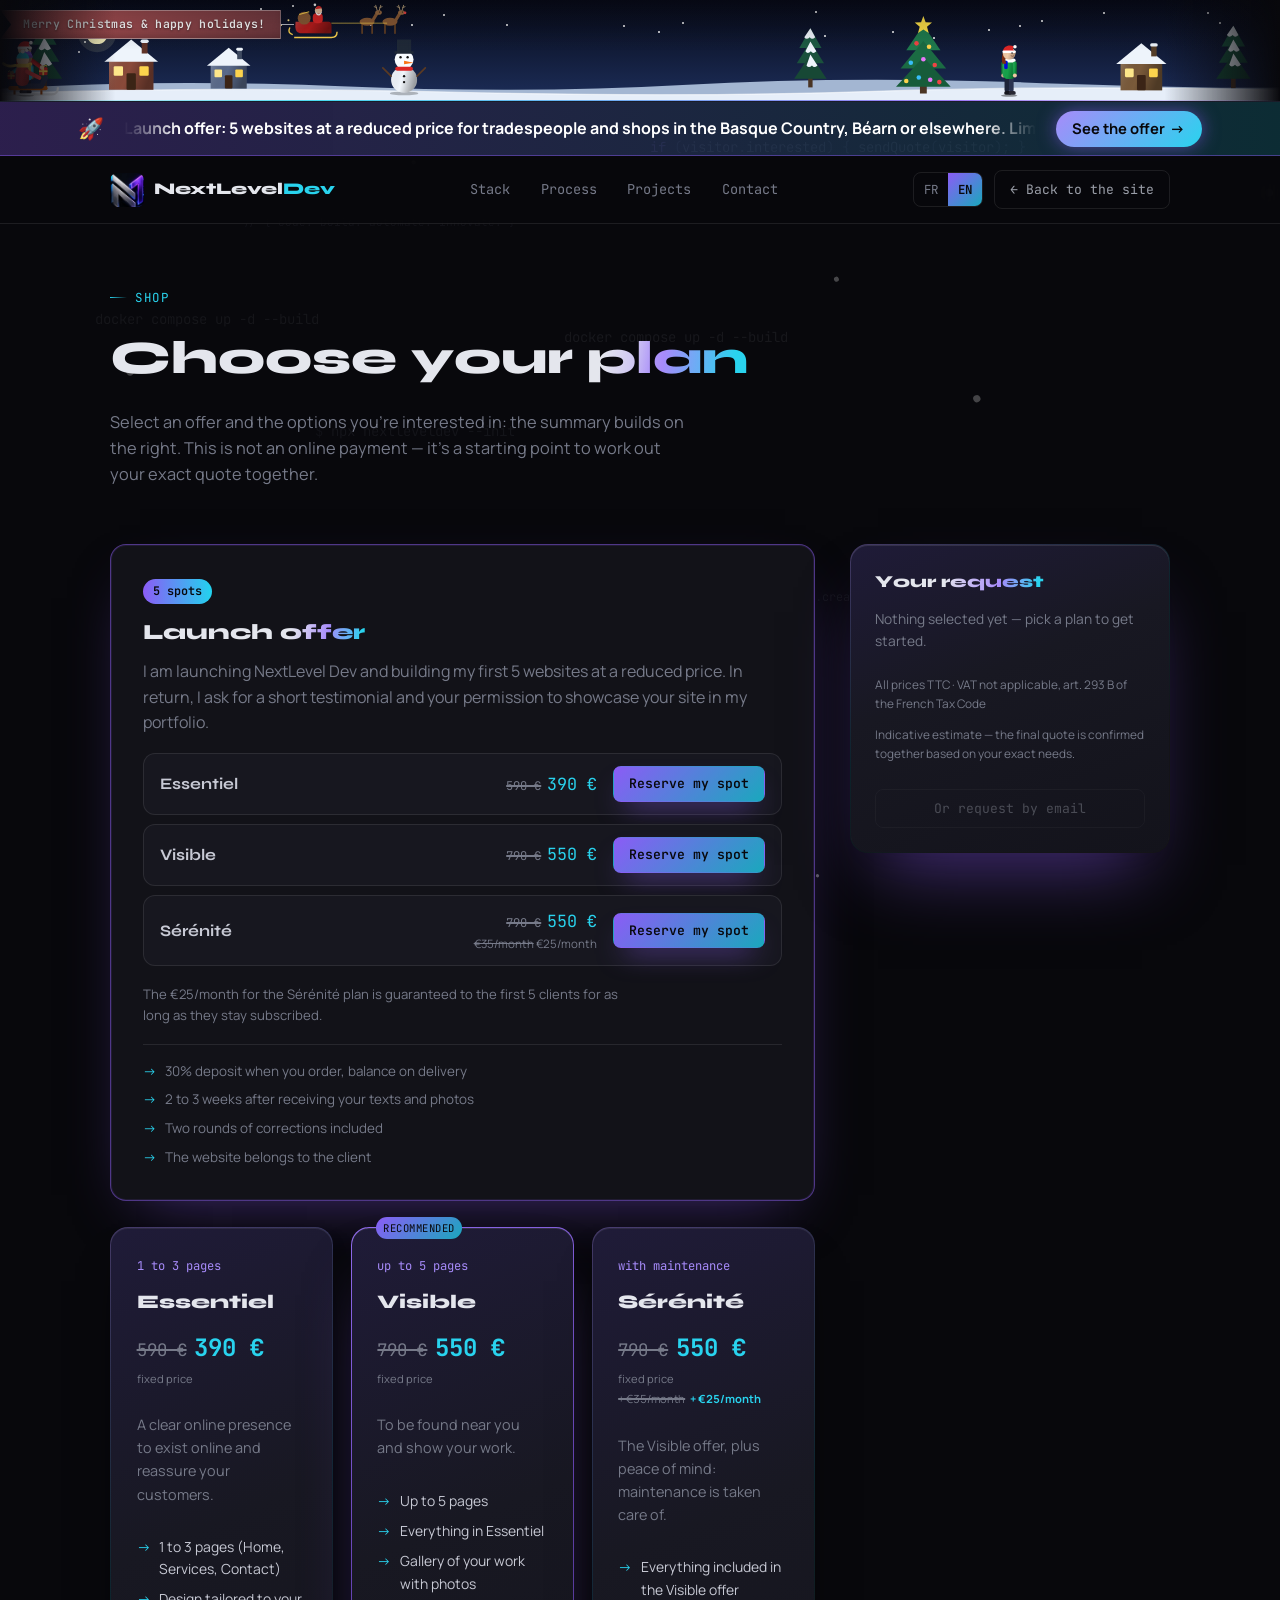
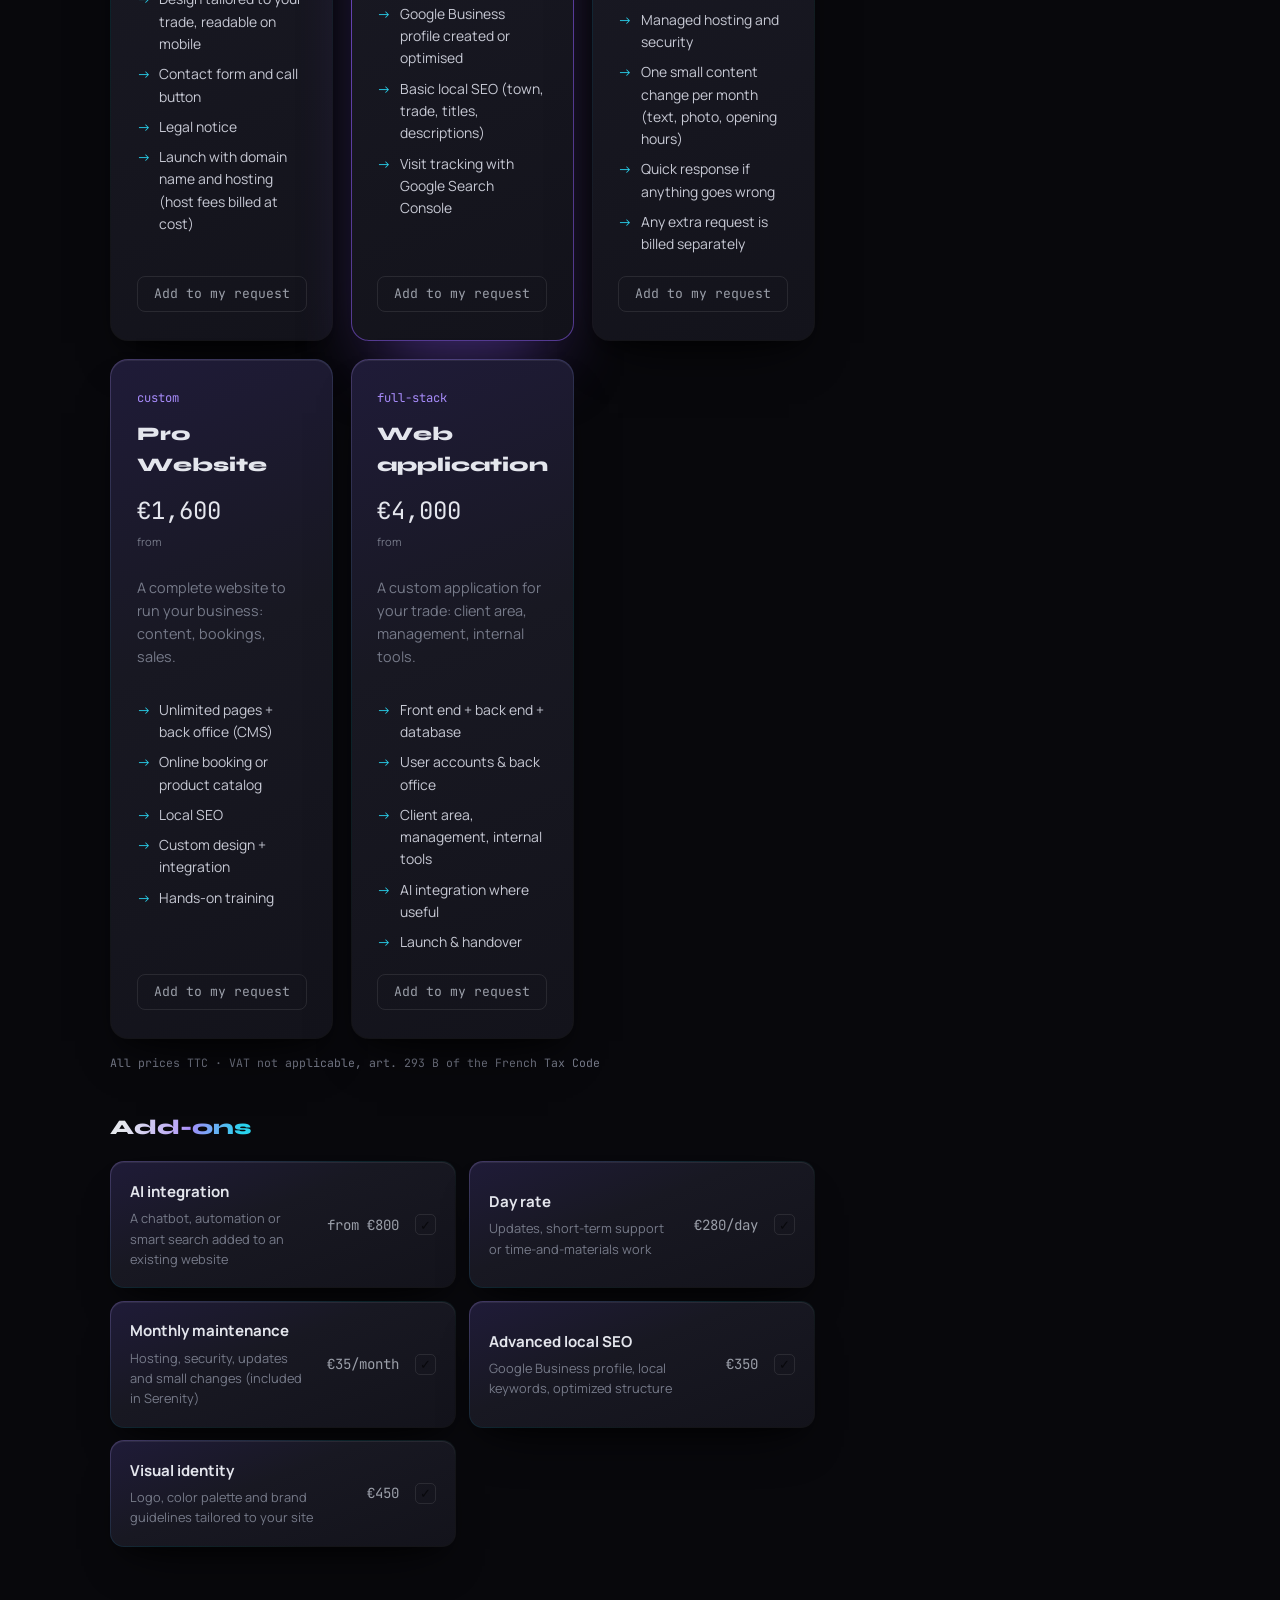
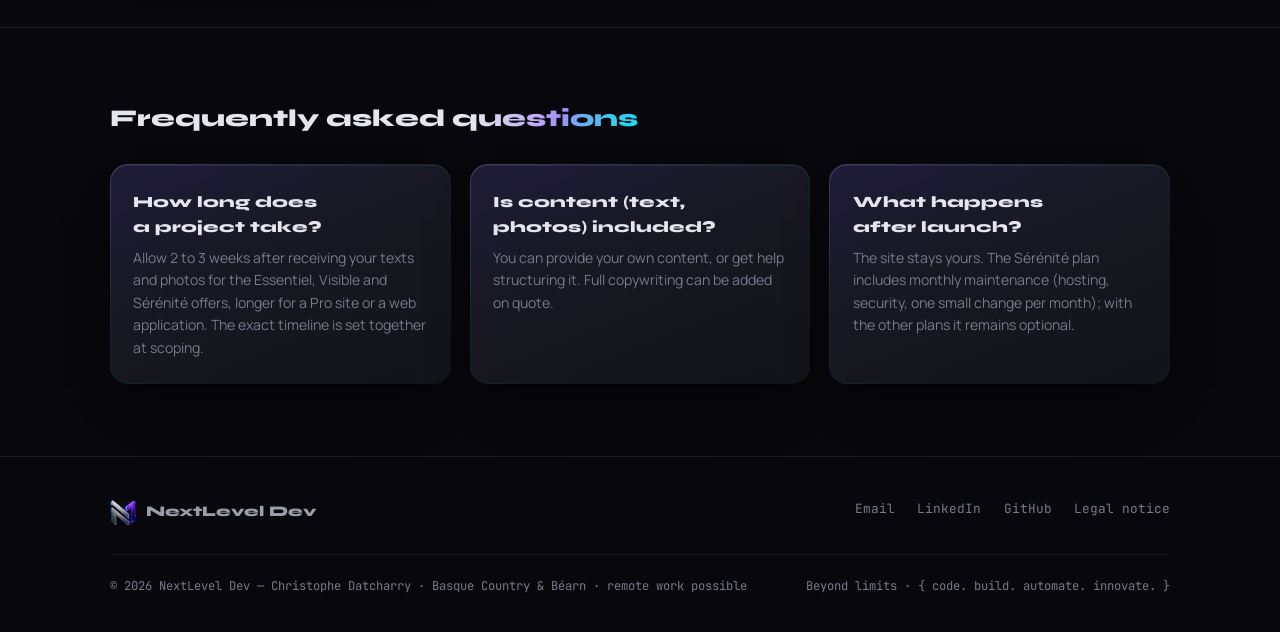
<file: boutique.html>
<!doctype html>
<html lang="fr">
<head>
<meta charset="utf-8">
<meta name="viewport" content="width=device-width, initial-scale=1">
<title>Tarifs création de site — Pays Basque & Béarn · NextLevel Dev</title>
<meta name="description" content="Création de site pour artisans et commerces du Pays Basque et du Béarn : Essentiel 590 €, Visible 790 €, Sérénité 790 € + 35 €/mois. Offre de lancement limitée à 5 clients.">
<meta name="author" content="NextLevel Dev">
<meta name="robots" content="index, follow">
<meta name="theme-color" content="#08080c">
<link rel="canonical" href="https://nextleveldev.fr/boutique.html">
<meta property="og:type" content="website">
<meta property="og:site_name" content="NextLevel Dev">
<meta property="og:title" content="Tarifs création de site — Pays Basque & Béarn · NextLevel Dev">
<meta property="og:description" content="Création de site pour artisans et commerces du Pays Basque et du Béarn : Essentiel 590 €, Visible 790 €, Sérénité 790 € + 35 €/mois. Offre de lancement limitée à 5 clients.">
<meta property="og:url" content="https://nextleveldev.fr/boutique.html">
<meta property="og:image" content="https://nextleveldev.fr/assets/logo-lockup.png">
<meta property="og:locale" content="fr_FR">
<meta name="twitter:card" content="summary_large_image">
<link rel="icon" href="assets/logo-mark.png" type="image/png">
<link rel="apple-touch-icon" href="assets/logo-mark.png">
<link rel="manifest" href="manifest.json">
<style>
  :root {
    --bg: #08080c;
    --bg-raised: #121218;
    --bg-card: #17171f;
    --line: rgba(255,255,255,0.09);
    --line-soft: rgba(255,255,255,0.05);
    --chrome: #e4e6ed;
    --chrome-dim: #9a9ea8;
    --text: #c7c9d4;
    --text-dim: #767a89;
    --violet: #8b5cf6;
    --violet-2: #a78bfa;
    --cyan: #29d3ee;
    --cyan-dim: #1aa8bd;
    --ok: #34d399;
    --focus: #a78bfa;
  }

  * { box-sizing: border-box; }
  ::selection { background: var(--violet); color: #08080c; }
  html { background: var(--bg); }

  body {
    margin: 0;
    background: var(--bg);
    color: var(--text);
    font-family: 'Manrope', -apple-system, BlinkMacSystemFont, 'Segoe UI', sans-serif;
    font-size: 16px;
    line-height: 1.6;
    -webkit-font-smoothing: antialiased;
  }
  a { color: inherit; }
  img { max-width: 100%; display: block; }
  button { font: inherit; }

  h1, h2, h3 {
    font-family: 'Syne', 'Manrope', sans-serif;
    color: var(--chrome);
    font-weight: 800;
    text-wrap: balance;
    margin: 0;
  }
  .mono { font-family: 'JetBrains Mono', ui-monospace, monospace; }

  .eyebrow {
    font-family: 'JetBrains Mono', ui-monospace, monospace;
    font-size: 0.78rem;
    letter-spacing: 0.14em;
    text-transform: uppercase;
    color: var(--cyan);
    display: flex;
    align-items: center;
    gap: 0.6em;
  }
  .eyebrow::before { content: ""; width: 1.4em; height: 1px; background: linear-gradient(90deg, var(--cyan), transparent); }

  :focus-visible { outline: 2px solid var(--focus); outline-offset: 3px; }

  .wrap { max-width: 1140px; margin: 0 auto; padding: 0 clamp(1.25rem, 4vw, 2.5rem); }

  .nav {
    position: sticky; top: 0; z-index: 40;
    background: rgba(8,8,12,0.82);
    backdrop-filter: blur(10px);
    border-bottom: 1px solid var(--line);
  }
  .nav-inner {
    display: flex; align-items: center; justify-content: space-between;
    padding: 0.85rem clamp(1.25rem, 4vw, 2.5rem);
    max-width: 1140px; margin: 0 auto;
  }
  .brand { display: flex; align-items: center; gap: 0.65rem; text-decoration: none; }
  .brand img { width: 34px; height: 34px; border-radius: 7px; }
  .brand-name { font-family: 'Syne', sans-serif; font-weight: 800; font-size: 1.02rem; color: var(--chrome); }
  .brand-name span { color: var(--cyan); }
  .nav-links { display: flex; align-items: center; gap: clamp(1rem, 2.4vw, 2rem); font-family: 'JetBrains Mono', monospace; font-size: 0.85rem; }
  .nav-links a { text-decoration: none; color: var(--text-dim); transition: color 0.15s ease; }
  .nav-links a:hover { color: var(--chrome); }

  .btn {
    font-family: 'JetBrains Mono', monospace;
    font-size: 0.82rem;
    padding: 0.62em 1.15em;
    border-radius: 8px;
    border: 1px solid transparent;
    cursor: pointer;
    text-decoration: none;
    display: inline-flex;
    align-items: center;
    gap: 0.5em;
    transition: transform 0.15s ease, border-color 0.15s ease, background 0.15s ease, opacity .15s ease;
    white-space: nowrap;
  }
  .btn-primary { background: linear-gradient(135deg, var(--violet), var(--cyan-dim)); color: #08080c; font-weight: 600; }
  .btn-primary:hover { transform: translateY(-1px); }
  .btn-primary:disabled { opacity: 0.4; cursor: not-allowed; transform: none; }
  .btn-ghost { border-color: var(--line); color: var(--chrome-dim); background: transparent; }
  .btn-ghost:hover { border-color: var(--cyan); color: var(--chrome); }

  header.page-head { padding: clamp(2.6rem, 6vw, 4rem) 0 clamp(1.6rem, 4vw, 2.5rem); }
  header.page-head h1 { font-size: clamp(2rem, 4.4vw, 2.9rem); margin-top: 0.8rem; }
  header.page-head p { color: var(--text-dim); max-width: 58ch; margin-top: 0.9rem; font-size: 1.02rem; }

  .shop-layout {
    display: grid;
    grid-template-columns: minmax(0, 1fr) 320px;
    gap: 2.2rem;
    align-items: start;
    padding-bottom: clamp(3rem, 7vw, 5rem);
  }

  .tier-grid { display: grid; grid-template-columns: repeat(auto-fit, minmax(200px, 1fr)); gap: 1.1rem; }
  .tier-card {
    position: relative;
    background: var(--bg-card);
    border: 1px solid var(--line);
    border-radius: 16px;
    padding: 1.8rem 1.6rem;
    display: flex;
    flex-direction: column;
    gap: 0.7rem;
    transition: border-color .15s ease;
  }
  .tier-card.featured { border-color: rgba(139,92,246,0.55); box-shadow: 0 0 0 1px rgba(139,92,246,0.18) inset; }
  .tier-card.selected { border-color: var(--cyan); box-shadow: 0 0 0 1px rgba(41,211,238,0.35) inset; }
  .tier-badge {
    position: absolute; top: -0.7rem; left: 1.5rem;
    font-family: 'JetBrains Mono', monospace; font-size: 0.66rem; letter-spacing: 0.05em;
    background: linear-gradient(135deg, var(--violet), var(--cyan-dim));
    color: #08080c; padding: 0.28em 0.7em; border-radius: 999px; text-transform: uppercase;
  }
  .tier-tag { font-family: 'JetBrains Mono', monospace; font-size: 0.76rem; color: var(--violet-2); }
  .tier-card h3 { font-size: 1.2rem; }
  .tier-price { font-family: 'JetBrains Mono', monospace; font-size: 1.5rem; color: var(--chrome); font-variant-numeric: tabular-nums; }
  .tier-price span { font-size: 0.7rem; color: var(--text-dim); font-family: 'Manrope', sans-serif; display: block; margin-top: 0.15rem; }
  .tier-desc { color: var(--text-dim); font-size: 0.9rem; }
  .tier-card ul { list-style: none; padding: 0; margin: 0.3rem 0 0; display: flex; flex-direction: column; gap: 0.5rem; font-size: 0.87rem; }
  .tier-card li { display: flex; gap: 0.55rem; }
  .tier-card li::before { content: "→"; color: var(--cyan); flex-shrink: 0; }
  .tier-add { margin-top: auto; padding-top: 0.6rem; }
  .tier-add .btn { width: 100%; max-width: 100%; box-sizing: border-box; justify-content: center; text-align: center; white-space: normal; line-height: 1.3; padding-left: 0.9em; padding-right: 0.9em; }

  .addons { margin-top: 2.4rem; }
  .addons h2 { font-size: 1.3rem; }
  .addon-grid { display: grid; grid-template-columns: repeat(2, 1fr); gap: 0.8rem; margin-top: 1.1rem; }
  .addon-card {
    background: var(--bg-card);
    border: 1px solid var(--line);
    border-radius: 12px;
    padding: 1.1rem 1.2rem;
    display: flex;
    justify-content: space-between;
    align-items: center;
    gap: 1rem;
    cursor: pointer;
    transition: border-color .15s ease;
  }
  .addon-card:hover { border-color: rgba(41,211,238,0.4); }
  .addon-card.selected { border-color: var(--cyan); background: linear-gradient(180deg, rgba(41,211,238,0.06), transparent); }
  .addon-info h4 { margin: 0; font-size: 0.94rem; color: var(--chrome); font-weight: 700; }
  .addon-info p { margin: 0.25rem 0 0; font-size: 0.8rem; color: var(--text-dim); }
  .addon-price { font-family: 'JetBrains Mono', monospace; font-size: 0.88rem; color: var(--chrome-dim); white-space: nowrap; }
  .addon-check {
    width: 1.3rem; height: 1.3rem; border-radius: 5px; border: 1px solid var(--line);
    display: flex; align-items: center; justify-content: center; flex-shrink: 0;
    font-size: 0.8rem; color: var(--bg); transition: all .15s ease;
  }
  .addon-card.selected .addon-check { background: var(--cyan); border-color: var(--cyan); }

  /* order summary */
  .summary {
    position: sticky;
    top: 5.2rem;
    background: var(--bg-card);
    border: 1px solid var(--line);
    border-radius: 16px;
    padding: 1.5rem;
  }
  .summary h2 { font-size: 1.05rem; }
  .summary-empty { color: var(--text-dim); font-size: 0.86rem; margin-top: 0.8rem; }
  .summary-list { list-style: none; padding: 0; margin: 1rem 0 0; display: flex; flex-direction: column; gap: 0.7rem; }
  .summary-list li { display: flex; justify-content: space-between; gap: 0.6rem; font-size: 0.86rem; }
  .summary-list li span:first-child { color: var(--text); }
  .summary-list li span:last-child { font-family: 'JetBrains Mono', monospace; color: var(--chrome-dim); font-variant-numeric: tabular-nums; white-space: nowrap; }
  .summary-total {
    display: flex; justify-content: space-between; align-items: baseline;
    margin-top: 1.1rem; padding-top: 1rem; border-top: 1px solid var(--line-soft);
    font-family: 'Syne', sans-serif; font-weight: 800; color: var(--chrome);
  }
  .summary-total .val { font-family: 'JetBrains Mono', monospace; font-size: 1.2rem; font-variant-numeric: tabular-nums; }
  .copy-btn {
    font-family: 'JetBrains Mono', monospace; font-size: 0.72rem; cursor: pointer;
    color: var(--chrome-dim); background: transparent; border: 1px solid var(--line);
    border-radius: 6px; padding: 0.3em 0.8em; margin-top: 0.4rem;
  }
  .copy-btn:hover { color: var(--chrome); border-color: var(--cyan); }

  .nld-form { display: grid; gap: 0.8rem; }
  .nld-form label { display: grid; gap: 0.3rem; font-size: 0.82rem; color: var(--chrome-dim); }
  .nld-form input, .nld-form textarea {
    font: inherit; font-size: 0.92rem; color: var(--chrome); background: var(--bg);
    border: 1px solid var(--line); border-radius: 9px; padding: 0.65rem 0.8rem; width: 100%;
  }
  .nld-form input:focus, .nld-form textarea:focus { outline: none; border-color: var(--cyan); }
  .nld-form textarea { min-height: 7rem; resize: vertical; }
  .nld-form .hp { position: absolute; left: -9999px; height: 0; overflow: hidden; }
  .nld-form button[type=submit] { cursor: pointer; border: 0; font: inherit; }
  .nld-form button[disabled] { opacity: .5; cursor: wait; }
  .nld-status { font-size: 0.85rem; min-height: 1.2em; margin: 0; }
  .nld-status.ok { color: var(--cyan); }
  .nld-status.err { color: #ff8b8b; }
  .summary-note { font-size: 0.74rem; color: var(--text-dim); margin-top: 0.5rem; }
  .summary .btn { width: 100%; justify-content: center; margin-top: 1.1rem; }

  .faq { padding: clamp(3rem, 6vw, 4.5rem) 0; border-top: 1px solid var(--line); }
  .faq h2 { font-size: 1.5rem; margin-bottom: 1.6rem; }
  .faq-grid { display: grid; grid-template-columns: repeat(3, 1fr); gap: 1.2rem; }
  .faq-item h3 { font-size: 0.98rem; color: var(--chrome); }
  .faq-item p { font-size: 0.88rem; color: var(--text-dim); margin: 0.5rem 0 0; }

  footer { border-top: 1px solid var(--line); padding: 2.6rem 0 2.2rem; }
  .foot-grid { display: flex; justify-content: space-between; align-items: flex-start; flex-wrap: wrap; gap: 1.6rem; }
  .foot-brand { display: flex; align-items: center; gap: 0.6rem; }
  .foot-brand img { width: 26px; height: 26px; border-radius: 6px; }
  .foot-brand span { font-family: 'Syne', sans-serif; font-weight: 800; color: var(--chrome-dim); font-size: 0.92rem; }
  .foot-links { display: flex; gap: 1.4rem; font-family: 'JetBrains Mono', monospace; font-size: 0.8rem; }
  .foot-links a { text-decoration: none; color: var(--text-dim); }
  .foot-links a:hover { color: var(--cyan); }
  .foot-bottom {
    margin-top: 1.8rem; padding-top: 1.4rem; border-top: 1px solid var(--line-soft);
    display: flex; justify-content: space-between; flex-wrap: wrap; gap: 0.6rem;
    font-size: 0.76rem; color: var(--text-dim); font-family: 'JetBrains Mono', monospace;
  }

  @media (max-width: 980px) {
    .shop-layout { grid-template-columns: 1fr; }
    .tier-grid { grid-template-columns: 1fr; }
    .addon-grid { grid-template-columns: 1fr; }
    .faq-grid { grid-template-columns: 1fr; }
    .summary { position: relative; top: 0; }
    .nav-links { display: none; }
  }
  @media (prefers-reduced-motion: reduce) { * { transition: none !important; } }

  .nav-right { display: flex; align-items: center; gap: 0.7rem; }
  .lang-switch { display: inline-flex; border: 1px solid var(--line); border-radius: 8px; overflow: hidden; font-family: 'JetBrains Mono', ui-monospace, monospace; font-size: 0.78rem; }
  .lang-switch button { background: transparent; color: var(--text-dim); border: 0; padding: 0.5em 0.8em; cursor: pointer; font: inherit; transition: color .15s ease; }
  .lang-switch button:hover { color: var(--chrome); }
  .lang-switch button[aria-pressed="true"] { background: linear-gradient(135deg, var(--violet), var(--cyan-dim)); color: #08080c; font-weight: 600; }
  @media (max-width: 480px) { .brand-name { display: none; } }
</style>

<link rel="preconnect" href="https://fonts.googleapis.com">
<link rel="preconnect" href="https://fonts.gstatic.com" crossorigin>
<link href="https://fonts.googleapis.com/css2?family=Syne:wght@700;800&family=JetBrains+Mono:wght@400;500;600&family=Manrope:wght@400;500;600;700&display=swap" rel="stylesheet">

<link rel="stylesheet" href="assets/letters.css">
<script defer src="https://cloud.umami.is/script.js" data-website-id="9d1f5cf3-93de-4ce5-8c79-342e6d58c234"></script>
<link rel="stylesheet" href="assets/cards.css">
<link rel="stylesheet" href="assets/bg.css">
<link rel="stylesheet" href="assets/smooth.css">
<link rel="stylesheet" href="assets/offer.css">
<link rel="stylesheet" href="assets/season.css">
<link rel="stylesheet" href="assets/portal.css">
</head>
<body>
<script src="assets/intro.js"></script>
<div class="launch-bar" data-launch-only><div class="wrap lb2"><span class="lb-rk" aria-hidden="true">🚀</span><div class="lb-mq"><div class="lb-tr"><span class="lb-i">Offre de lancement : 5 sites à tarif réduit pour les artisans et commerces du Pays Basque, du Béarn ou d'ailleurs. Places limitées.<span data-places-extra data-i18n-skip></span></span><span class="lb-sep" aria-hidden="true">✦</span><span class="lb-dup" aria-hidden="true"><span class="lb-i">Offre de lancement : 5 sites à tarif réduit pour les artisans et commerces du Pays Basque, du Béarn ou d'ailleurs. Places limitées.<span data-places-extra data-i18n-skip></span></span><span class="lb-sep" aria-hidden="true">✦</span><span class="lb-i">Offre de lancement : 5 sites à tarif réduit pour les artisans et commerces du Pays Basque, du Béarn ou d'ailleurs. Places limitées.<span data-places-extra data-i18n-skip></span></span><span class="lb-sep" aria-hidden="true">✦</span><span class="lb-i">Offre de lancement : 5 sites à tarif réduit pour les artisans et commerces du Pays Basque, du Béarn ou d'ailleurs. Places limitées.<span data-places-extra data-i18n-skip></span></span><span class="lb-sep" aria-hidden="true">✦</span></span></div></div><a class="lb-go" href="#lancement">Voir l'offre <span aria-hidden="true">→</span></a></div></div>
<nav class="nav">
  <div class="nav-inner">
    <a class="brand" href="index.html">
      <img src="[data-uri]" alt="NextLevel Dev" />
      <span class="brand-name">NextLevel<span>Dev</span></span>
    </a>
    <div class="nav-links">
      <a href="index.html#stack">Stack</a>
      <a href="index.html#process">Méthode</a>
      <a href="index.html#projets">Projets</a>
      <a href="contact.html">Contact</a>
    </div>
    <div class="nav-right"><div class="lang-switch" role="group" aria-label="Langue / Language"><button type="button" data-lang="fr" aria-pressed="true">FR</button><button type="button" data-lang="en" aria-pressed="false">EN</button></div><a class="btn btn-ghost" href="index.html">← Retour au site</a></div>
  </div>
</nav>

<main>
  <header class="page-head">
    <div class="wrap">
      <div class="eyebrow">Boutique</div>
      <h1>Choisissez votre formule</h1>
      <p>Sélectionnez une offre et les options qui vous intéressent : le récapitulatif se construit à droite. Il ne s'agit pas d'un paiement en ligne — c'est une base pour établir votre devis exact ensemble.</p>
    </div>
  </header>

  <div class="wrap shop-layout">
    <div>
      <section class="launch-box" id="lancement" data-launch-only>
        <span class="places-pill" data-places-label data-i18n-skip></span>
        <h2>Offre de lancement</h2>
        <p>Je lance NextLevel Dev et je réalise mes 5 premiers sites à tarif réduit. En échange, je vous demande un court témoignage et l'autorisation de présenter votre site dans mon portfolio.</p>
        <div class="launch-rows">
          <div class="launch-row"><b>Essentiel</b><span class="lp"><s class="price-old">590&nbsp;€</s><span class="price-new">390&nbsp;€</span></span><button class="btn btn-primary" type="button" data-reserve="essentiel">Réserver ma place</button></div>
          <div class="launch-row"><b>Visible</b><span class="lp"><s class="price-old">790&nbsp;€</s><span class="price-new">550&nbsp;€</span></span><button class="btn btn-primary" type="button" data-reserve="visible">Réserver ma place</button></div>
          <div class="launch-row"><b>Sérénité</b><span class="lp"><s class="price-old">790&nbsp;€</s><span class="price-new">550&nbsp;€</span><small><s>35&nbsp;€/mois</s> 25&nbsp;€/mois</small></span><button class="btn btn-primary" type="button" data-reserve="serenite">Réserver ma place</button></div>
        </div>
        <p class="launch-note">Les 25 €/mois de la formule Sérénité sont garantis aux 5 premiers clients tant qu'ils restent abonnés.</p>
        <ul class="launch-terms">
          <li>Acompte de 30 % à la commande, solde à la livraison</li>
          <li>Délai de 2 à 3 semaines après réception des textes et photos</li>
          <li>Deux allers-retours de corrections inclus</li>
          <li>Le site appartient au client</li>
        </ul>
      </section>

      <div class="tier-grid" id="tier-grid">
        <div class="tier-card" data-id="essentiel" data-label="Essentiel" data-price="590" data-launch="390" data-from="0">
          <div class="tier-tag mono">1 à 3 pages</div>
          <h3>Essentiel</h3>
          <div class="tier-price"><strong data-normal-only>590&nbsp;€</strong><s class="price-old" data-launch-only>590&nbsp;€</s><strong class="price-new" data-launch-only>390&nbsp;€</strong><span>prix fixe</span></div>
          <p class="tier-desc">Une présence claire pour exister en ligne et rassurer vos clients.</p>
          <ul>
            <li>1 à 3 pages (Accueil, Prestations, Contact)</li>
            <li>Design adapté à votre métier, lisible sur mobile</li>
            <li>Formulaire de contact et bouton d'appel</li>
            <li>Mentions légales</li>
            <li>Mise en ligne avec nom de domaine et hébergement (frais de l'hébergeur facturés à prix coûtant)</li>
          </ul>
          <div class="tier-add" data-i18n-skip><button class="btn btn-ghost" type="button">Ajouter à ma demande</button></div>
        </div>

        <div class="tier-card featured" data-id="visible" data-label="Visible" data-price="790" data-launch="550" data-from="0">
          <div class="tier-badge">Recommandé</div>
          <div class="tier-tag mono">jusqu'à 5 pages</div>
          <h3>Visible</h3>
          <div class="tier-price"><strong data-normal-only>790&nbsp;€</strong><s class="price-old" data-launch-only>790&nbsp;€</s><strong class="price-new" data-launch-only>550&nbsp;€</strong><span>prix fixe</span></div>
          <p class="tier-desc">Pour être trouvé près de chez vous et montrer votre travail.</p>
          <ul>
            <li>Jusqu'à 5 pages</li>
            <li>Tout l'Essentiel</li>
            <li>Galerie de réalisations avec photos</li>
            <li>Fiche Google Business créée ou optimisée</li>
            <li>SEO local de base (ville, métier, titres, descriptions)</li>
            <li>Suivi des visites avec Google Search Console</li>
          </ul>
          <div class="tier-add" data-i18n-skip><button class="btn btn-ghost" type="button">Ajouter à ma demande</button></div>
        </div>

        <div class="tier-card" data-id="serenite" data-label="Sérénité" data-price="790" data-launch="550" data-monthly="35" data-monthly-launch="25" data-from="0">
          <div class="tier-tag mono">avec maintenance</div>
          <h3>Sérénité</h3>
          <div class="tier-price"><strong data-normal-only>790&nbsp;€</strong><s class="price-old" data-launch-only>790&nbsp;€</s><strong class="price-new" data-launch-only>550&nbsp;€</strong><span>prix fixe</span><span class="price-month"><b data-normal-only>+ 35&nbsp;€/mois</b><span data-launch-only><s class="price-old">+ 35&nbsp;€/mois</s><b class="price-new">+ 25&nbsp;€/mois</b></span></span></div>
          <p class="tier-desc">L'offre Visible, plus la tranquillité : on s'occupe de la maintenance.</p>
          <ul>
            <li>Tout ce que contient l'offre Visible</li>
            <li>Hébergement et sécurité gérés</li>
            <li>Une petite modification de contenu par mois (texte, photo, horaires)</li>
            <li>Réponse rapide en cas de problème</li>
            <li>Toute demande supplémentaire est facturée à part</li>
          </ul>
          <div class="tier-add" data-i18n-skip><button class="btn btn-ghost" type="button">Ajouter à ma demande</button></div>
        </div>

        <div class="tier-card" data-id="pro" data-label="Site Pro" data-price="1600" data-from="1">
          <div class="tier-tag mono">sur mesure</div>
          <h3>Site Pro</h3>
          <div class="tier-price">1&nbsp;600&nbsp;€<span>à partir de</span></div>
          <p class="tier-desc">Un site complet pour gérer votre activité : contenu, réservations, ventes.</p>
          <ul>
            <li>Pages illimitées + back-office (CMS)</li>
            <li>Réservation en ligne ou catalogue produits</li>
            <li>Référencement local (SEO)</li>
            <li>Design + intégration sur mesure</li>
            <li>Formation à la prise en main</li>
          </ul>
          <div class="tier-add" data-i18n-skip><button class="btn btn-ghost" type="button">Ajouter à ma demande</button></div>
        </div>

        <div class="tier-card" data-id="app" data-label="Application web" data-price="4000" data-from="1">
          <div class="tier-tag mono">full-stack</div>
          <h3>Application web</h3>
          <div class="tier-price">4&nbsp;000&nbsp;€<span>à partir de</span></div>
          <p class="tier-desc">Une application sur mesure pour votre métier : espace client, gestion, outils internes.</p>
          <ul>
            <li>Front + back + base de données</li>
            <li>Comptes utilisateurs &amp; back-office</li>
            <li>Espace client, gestion, outils internes</li>
            <li>IA intégrable si utile</li>
            <li>Mise en ligne &amp; prise en main</li>
          </ul>
          <div class="tier-add" data-i18n-skip><button class="btn btn-ghost" type="button">Ajouter à ma demande</button></div>
        </div>
      </div>
      <p class="vat-line" data-vat data-i18n-skip></p>

      <div class="addons">
        <h2>Options complémentaires</h2>
        <div class="addon-grid" id="addon-grid">
          <div class="addon-card" data-id="ia" data-label="Intégration IA" data-price="800" data-kind="once" data-unit="" data-from="1">
            <div class="addon-info"><h4>Intégration IA</h4><p>Chatbot, automatisation ou recherche intelligente ajoutés à un site existant</p></div>
            <div class="addon-price mono">dès&nbsp;800&nbsp;€</div>
            <div class="addon-check">✓</div>
          </div>
          <div class="addon-card" data-id="jour" data-label="Tarif journalier" data-price="280" data-kind="daily" data-unit="/jour">
            <div class="addon-info"><h4>Tarif journalier</h4><p>Évolutions, renforts ponctuels ou missions en régie</p></div>
            <div class="addon-price mono">280&nbsp;€/jour</div>
            <div class="addon-check">✓</div>
          </div>
          <div class="addon-card" data-id="maintenance" data-label="Maintenance mensuelle" data-price="35" data-kind="monthly" data-unit="/mois">
            <div class="addon-info"><h4>Maintenance mensuelle</h4><p>Hébergement, sécurité, mises à jour et petites modifications (incluse dans Sérénité)</p></div>
            <div class="addon-price mono">35&nbsp;€/mois</div>
            <div class="addon-check">✓</div>
          </div>
          <div class="addon-card" data-id="seo" data-label="SEO local avancé" data-price="350" data-kind="once" data-unit="">
            <div class="addon-info"><h4>SEO local avancé</h4><p>Fiche Google Business, mots-clés locaux, structure optimisée</p></div>
            <div class="addon-price mono">350&nbsp;€</div>
            <div class="addon-check">✓</div>
          </div>
          <div class="addon-card" data-id="identite" data-label="Identité visuelle" data-price="450" data-kind="once" data-unit="">
            <div class="addon-info"><h4>Identité visuelle</h4><p>Logo, palette et charte graphique adaptés à votre site</p></div>
            <div class="addon-price mono">450&nbsp;€</div>
            <div class="addon-check">✓</div>
          </div>
        </div>
      </div>
    </div>

    <aside class="summary" id="summary">
      <h2>Votre demande</h2>
      <p class="summary-empty" id="summary-empty">Aucune sélection pour l'instant — choisissez une formule pour commencer.</p>
      <ul class="summary-list" id="summary-list" data-i18n-skip></ul>
      <div class="summary-total" id="summary-total" style="display:none;">
        <span>Estimation</span>
        <span class="val mono" id="summary-total-val" data-i18n-skip>0&nbsp;€</span>
      </div>
      <p class="summary-note" id="summary-recur" style="display:none;" data-i18n-skip></p>
      <p class="summary-note" data-vat data-i18n-skip></p>
      <p class="summary-note">Estimation indicative — le devis final est confirmé ensemble selon vos besoins précis.</p>
      <form class="nld-form" id="quote-form" name="devis" method="POST" data-netlify="true" netlify-honeypot="bot-field" style="display:none;margin-top:1rem;">
        <input type="hidden" name="form-name" value="devis">
        <input type="hidden" name="subject" value="Nouvelle demande de devis - nextleveldev.fr">
        <input type="hidden" name="quote" id="quote-field" value="">
        <p class="hp"><label>Ne pas remplir <input name="bot-field" tabindex="-1" autocomplete="off"></label></p>
        <label><span>Votre nom</span><input name="name" type="text" required autocomplete="name" placeholder="Ex. Marie Etcheverry"></label>
        <label><span>Votre email (pour que je vous réponde)</span><input name="email" type="email" required autocomplete="email" placeholder="vous@exemple.fr"></label>
        <label><span>Votre métier et votre projet, en quelques mots (facultatif)</span><textarea name="message" style="min-height:4.5rem"></textarea></label>
        <button class="btn btn-primary" type="submit" id="quote-send" data-i18n-skip></button>
        <p class="nld-status" id="quote-status" role="status" data-i18n-skip></p>
      </form>
      <a class="btn btn-ghost" id="summary-cta" href="#" style="margin-top:0.8rem;">Ou demander par email</a>
      <p class="summary-note" id="copy-row" style="display:none;" data-i18n-skip><span id="copy-hint"></span> <button class="copy-btn" type="button" id="copy-quote"></button></p>
    </aside>
  </div>

  <section class="faq">
    <div class="wrap">
      <h2>Questions fréquentes</h2>
      <div class="faq-grid">
        <div class="faq-item">
          <h3>Combien de temps pour livrer un projet ?</h3>
          <p>Comptez 2 à 3 semaines après réception de vos textes et photos pour les offres Essentiel, Visible et Sérénité, plus pour un site Pro ou une application web. Le délai précis est fixé ensemble au cadrage.</p>
        </div>
        <div class="faq-item">
          <h3>Le contenu (textes, photos) est-il inclus ?</h3>
          <p>Vous pouvez fournir vos contenus, ou être accompagné pour les structurer. La rédaction complète peut être ajoutée sur devis.</p>
        </div>
        <div class="faq-item">
          <h3>Que se passe-t-il après la mise en ligne ?</h3>
          <p>Le site reste à vous. La formule Sérénité inclut la maintenance mensuelle (hébergement, sécurité, une petite modification par mois) ; avec les autres formules, elle reste optionnelle.</p>
        </div>
      </div>
    </div>
  </section>
</main>

<footer>
  <div class="wrap">
    <div class="foot-grid">
      <div class="foot-brand">
        <img src="[data-uri]" alt="" />
        <span>NextLevel Dev</span>
      </div>
      <div class="foot-links">
        <a href="contact.html">Email</a>
        <a href="https://linkedin.com/in/christophe-datcharry" target="_blank" rel="noopener">LinkedIn</a>
        <a href="https://github.com/untxia" target="_blank" rel="noopener">GitHub</a>
        <a href="mentions-legales.html">Mentions légales</a>
      </div>
    </div>
    <div class="foot-bottom">
      <span>© 2026 NextLevel Dev — Christophe Datcharry · Pays Basque &amp; Béarn · 100&nbsp;% à distance possible</span>
      <span>Au-delà des limites · { code. build. automate. innovate. }</span>
    </div>
  </div>
</footer>

<script src="assets/lenis.min.js"></script>
<script src="assets/smooth.js"></script>
<script src="assets/bg.js"></script>
<script src="assets/letters.js"></script>
<script>
(function () {
  var DICT = {"Artisans & commerces": "Tradespeople & shops", "Pays Basque, Béarn, ailleurs": "Basque Country, Béarn, elsewhere", "Offre de lancement": "Launch offer", "5 sites à tarif réduit": "5 websites at a reduced price", "Pour les artisans et commerces": "For tradespeople and shops", "Pays Basque, Béarn ou ailleurs": "Basque Country, Béarn or elsewhere", "Places limitées": "Limited spots", "Offre de lancement : 5 sites à tarif réduit pour les artisans et commerces du Pays Basque, du Béarn ou d'ailleurs. Places limitées.": "Launch offer: 5 websites at a reduced price for tradespeople and shops in the Basque Country, Béarn or elsewhere. Limited spots.", "Voir l'offre": "See the offer", "🚀 Offre de lancement · places limitées": "🚀 Launch offer · limited spots", "Hébergement, sécurité, mises à jour et petites modifications (incluse dans Sérénité)": "Hosting, security, updates and small changes (included in Serenity)", "Boutique NextLevel Dev": "NextLevel Dev Shop", "Méthode": "Process", "Projets": "Projects", "← Retour au site": "← Back to the site", "Boutique": "Shop", "Choisissez votre formule": "Choose your plan", "Sélectionnez une offre et les options qui vous intéressent : le récapitulatif se construit à droite. Il ne s'agit pas d'un paiement en ligne — c'est une base pour établir votre devis exact ensemble.": "Select an offer and the options you're interested in: the summary builds on the right. This is not an online payment — it's a starting point to work out your exact quote together.", "Site Vitrine": "Showcase Website", "690 €": "€690", "à partir de": "from", "L'essentiel pour exister en ligne et donner confiance dès la première visite.": "The essentials to get online and build trust from the very first visit.", "Design sur mesure, responsive": "Custom, responsive design", "Jusqu'à 5 pages (accueil, prestations, contact…)": "Up to 5 pages (home, services, contact…)", "Formulaire de contact": "Contact form", "Optimisation vitesse & mobile": "Speed & mobile optimization", "Mise en ligne incluse": "Launch included", "Ajouter à ma demande": "Add to my request", "Le plus choisi": "Most popular", "Site Pro": "Pro Website", "1 500 €": "€1,500", "Un site complet pour gérer votre activité : contenu, réservations, ventes.": "A complete website to run your business: content, bookings, sales.", "Pages illimitées + back-office (CMS)": "Unlimited pages + back office (CMS)", "Réservation en ligne ou catalogue produits": "Online booking or product catalog", "Référencement local (SEO)": "Local SEO", "Design + intégration sur mesure": "Custom design + integration", "Formation à la prise en main": "Hands-on training", "<IA · Chatbot />": "<AI · Chatbot />", "IA & Chatbot": "AI & Chatbot", "2 500 €": "€2,500", "Un assistant IA connecté à votre activité, pour répondre et automatiser 24/7.": "An AI assistant connected to your business, to answer and automate 24/7.", "Chatbot sur mesure, entraîné sur vos données": "Custom chatbot, trained on your data", "Prise de RDV / réponses clients automatisées": "Appointment booking / automated customer replies", "Connecté à votre site existant": "Connected to your existing website", "Automatisations métier incluses": "Business automations included", "Options complémentaires": "Add-ons", "Maintenance mensuelle": "Monthly maintenance", "Mises à jour, sauvegardes et petites modifications": "Updates, backups and small changes", "49 €/mois": "€49/month", "Hébergement & domaine": "Hosting & domain", "Nom de domaine + hébergement géré, pour un an": "Domain name + managed hosting, for one year", "120 €/an": "€120/year", "SEO local avancé": "Advanced local SEO", "Fiche Google Business, mots-clés locaux, structure optimisée": "Google Business profile, local keywords, optimized structure", "350 €": "€350", "Identité visuelle": "Visual identity", "Logo, palette et charte graphique adaptés à votre site": "Logo, color palette and brand guidelines tailored to your site", "450 €": "€450", "Votre demande": "Your request", "Aucune sélection pour l'instant — choisissez une formule pour commencer.": "Nothing selected yet — pick a plan to get started.", "Estimation": "Estimate", "Estimation indicative — le devis final est confirmé ensemble selon vos besoins précis.": "Indicative estimate — the final quote is confirmed together based on your exact needs.", "Demander ce devis": "Request this quote", "Questions fréquentes": "Frequently asked questions", "Combien de temps pour livrer un projet ?": "How long does a project take?", "Selon la formule : quelques jours pour un site vitrine, plusieurs semaines pour un projet Pro ou une application web. Le délai précis est fixé ensemble au cadrage.": "Depending on the plan: a few days for a showcase site, several weeks for a Pro or web application project. The exact timeline is set together during scoping.", "Le contenu (textes, photos) est-il inclus ?": "Is content (text, photos) included?", "Vous pouvez fournir vos contenus, ou être accompagné pour les structurer. La rédaction complète peut être ajoutée sur devis.": "You can provide your own content, or get help structuring it. Full copywriting can be added on quote.", "Que se passe-t-il après la mise en ligne ?": "What happens after launch?", "Le site reste à vous. La maintenance mensuelle est optionnelle, pour déléguer les mises à jour et petites évolutions.": "The site stays yours. Monthly maintenance is optional, to hand off updates and small changes.", "© 2026 NextLevel Dev — Christophe Datcharry · France & international": "© 2026 NextLevel Dev — Christophe Datcharry · France & worldwide", "Au-delà des limites · { code. build. automate. innovate. }": "Beyond limits · { code. build. automate. innovate. }", "Hébergement & nom de domaine": "Hosting & domain name", "/mois": "/month", "/an": "/year", "Sélectionné ✓": "Selected ✓", "Mentions légales": "Legal notice", "Application web": "Web application", "4 000 €": "€4,000", "800 €": "€800", "1 600 €": "€1,600", "Une application sur mesure pour votre métier : espace client, gestion, outils internes.": "A custom application for your trade: client area, management, internal tools.", "Front + back + base de données": "Front end + back end + database", "Comptes utilisateurs & back-office": "User accounts & back office", "Espace client, gestion, outils internes": "Client area, management, internal tools", "IA intégrable si utile": "AI integration where useful", "Mise en ligne & prise en main": "Launch & handover", "Intégration IA": "AI integration", "Chatbot, automatisation ou recherche intelligente ajoutés à un site existant": "A chatbot, automation or smart search added to an existing website", "dès 800 €": "from €800", "Tarif journalier": "Day rate", "Évolutions, renforts ponctuels ou missions en régie": "Updates, short-term support or time-and-materials work", "280 €/jour": "€280/day", "Mises à jour, sauvegardes, sécurité et petites modifications": "Updates, backups, security and small changes", "/jour": "/day", "dès": "from", "Estimation hors options facturées à la durée ou à la période (maintenance, hébergement, tarif journalier) : elles s’ajoutent au total.": "Estimate excludes options billed by time or period (maintenance, hosting, day rate): these come on top of the total.", "Votre nom": "Your name", "Votre email": "Your email", "Un mot sur votre projet (facultatif)": "A few words about your project (optional)", "Ne pas remplir": "Do not fill in", "Ou demander par email": "Or request by email", "Tarifs création de site — Pays Basque & Béarn · NextLevel Dev": "Website pricing — Basque Country & Béarn · NextLevel Dev", "Création de site pour artisans et commerces du Pays Basque et du Béarn : Essentiel 590 €, Visible 790 €, Sérénité 790 € + 35 €/mois. Offre de lancement limitée à 5 clients.": "Websites for craftspeople and shops in the Basque Country and Béarn: Essential €590, Visible €790, Serenity €790 + €35/month. Launch offer limited to 5 clients.", "1 à 3 pages": "1 to 3 pages", "jusqu'à 5 pages": "up to 5 pages", "avec maintenance": "with maintenance", "sur mesure": "custom", "full-stack": "full-stack", "Une présence claire pour exister en ligne et rassurer vos clients.": "A clear online presence to exist online and reassure your customers.", "1 à 3 pages (Accueil, Prestations, Contact)": "1 to 3 pages (Home, Services, Contact)", "Design adapté à votre métier, lisible sur mobile": "Design tailored to your trade, readable on mobile", "Formulaire de contact et bouton d'appel": "Contact form and call button", "Mise en ligne avec nom de domaine et hébergement (frais de l'hébergeur facturés à prix coûtant)": "Launch with domain name and hosting (host fees billed at cost)", "prix fixe": "fixed price", "Pour être trouvé près de chez vous et montrer votre travail.": "To be found near you and show your work.", "Jusqu'à 5 pages": "Up to 5 pages", "Tout l'Essentiel": "Everything in Essentiel", "Galerie de réalisations avec photos": "Gallery of your work with photos", "Fiche Google Business créée ou optimisée": "Google Business profile created or optimised", "SEO local de base (ville, métier, titres, descriptions)": "Basic local SEO (town, trade, titles, descriptions)", "Suivi des visites avec Google Search Console": "Visit tracking with Google Search Console", "Recommandé": "Recommended", "L'offre Visible, plus la tranquillité : on s'occupe de la maintenance.": "The Visible offer, plus peace of mind: maintenance is taken care of.", "Tout ce que contient l'offre Visible": "Everything included in the Visible offer", "Hébergement et sécurité gérés": "Managed hosting and security", "Une petite modification de contenu par mois (texte, photo, horaires)": "One small content change per month (text, photo, opening hours)", "Réponse rapide en cas de problème": "Quick response if anything goes wrong", "Toute demande supplémentaire est facturée à part": "Any extra request is billed separately", "+ 35 €/mois": "+ €35/month", "+ 25 €/mois": "+ €25/month", "Offre de lancement": "Launch offer", "Je lance NextLevel Dev et je réalise mes 5 premiers sites à tarif réduit. En échange, je vous demande un court témoignage et l'autorisation de présenter votre site dans mon portfolio.": "I am launching NextLevel Dev and building my first 5 websites at a reduced price. In return, I ask for a short testimonial and your permission to showcase your site in my portfolio.", "Réserver ma place": "Reserve my spot", "Les 25 €/mois de la formule Sérénité sont garantis aux 5 premiers clients tant qu'ils restent abonnés.": "The €25/month for the Sérénité plan is guaranteed to the first 5 clients for as long as they stay subscribed.", "Acompte de 30 % à la commande, solde à la livraison": "30% deposit when you order, balance on delivery", "Délai de 2 à 3 semaines après réception des textes et photos": "2 to 3 weeks after receiving your texts and photos", "Deux allers-retours de corrections inclus": "Two rounds of corrections included", "Le site appartient au client": "The website belongs to the client", "offre de lancement": "launch offer", "Maintenance incluse": "Maintenance included", "35 €/mois": "€35/month", "25 €/mois": "€25/month", "Comptez 2 à 3 semaines après réception de vos textes et photos pour les offres Essentiel, Visible et Sérénité, plus pour un site Pro ou une application web. Le délai précis est fixé ensemble au cadrage.": "Allow 2 to 3 weeks after receiving your texts and photos for the Essentiel, Visible and Sérénité offers, longer for a Pro site or a web application. The exact timeline is set together at scoping.", "Le site reste à vous. La formule Sérénité inclut la maintenance mensuelle (hébergement, sécurité, une petite modification par mois) ; avec les autres formules, elle reste optionnelle.": "The site stays yours. The Sérénité plan includes monthly maintenance (hosting, security, one small change per month); with the other plans it remains optional.", "Votre métier et votre projet, en quelques mots (facultatif)": "Your trade and your project, in a few words (optional)", "Votre email (pour que je vous réponde)": "Your email (so I can reply)", "© 2026 NextLevel Dev — Christophe Datcharry · Pays Basque & Béarn · 100 % à distance possible": "© 2026 NextLevel Dev — Christophe Datcharry · Basque Country & Béarn · remote work possible", "🚀 Offre de lancement : 5 sites à tarif réduit pour les artisans et commerces du Pays Basque et du Béarn. Places limitées.": "🚀 Launch offer: 5 websites at a reduced price for craftspeople and shops in the Basque Country and Béarn. Limited spots.", "Voir l'offre": "See the offer"};
  var lang = 'fr', originals = new Map(), listeners = [], origTitle = document.title;
  function norm(s) { return s.replace(/[\s ]+/g, ' ').trim(); }
  function has(k) { return Object.prototype.hasOwnProperty.call(DICT, k); }
  function stored() { try { return localStorage.getItem('nld-lang'); } catch (e) { return null; } }
  function save(l) { try { localStorage.setItem('nld-lang', l); } catch (e) {} }
  function initial() {
    var s = stored();
    if (s === 'fr' || s === 'en') return s;
    var nl = (navigator.language || 'fr').toLowerCase();
    return nl.indexOf('fr') === 0 ? 'fr' : 'en';
  }
  function translate(l) {
    var w = document.createTreeWalker(document.body, NodeFilter.SHOW_TEXT, null), nodes = [], t;
    while ((t = w.nextNode())) {
      var p = t.parentNode;
      if (!p || /^(SCRIPT|STYLE|TITLE)$/.test(p.nodeName)) continue;
      if (p.closest && p.closest('[data-i18n-skip]')) continue;
      nodes.push(t);
    }
    nodes.forEach(function (node) {
      if (l === 'en') {
        if (originals.has(node)) return;
        var cur = node.nodeValue, key = norm(cur);
        if (key && has(key)) {
          var lead = cur.match(/^[\s ]*/)[0], trail = cur.match(/[\s ]*$/)[0];
          originals.set(node, cur);
          node.nodeValue = lead + DICT[key] + trail;
        }
      } else if (originals.has(node)) {
        node.nodeValue = originals.get(node);
        originals.delete(node);
      }
    });
  }
  var buttons = Array.prototype.slice.call(document.querySelectorAll('.lang-switch button'));
  function setLang(l, persist) {
    lang = l;
    translate(l);
    document.documentElement.lang = l;
    var tk = norm(origTitle);
    document.title = (l === 'en' && has(tk)) ? DICT[tk] : origTitle;
    buttons.forEach(function (b) { b.setAttribute('aria-pressed', b.getAttribute('data-lang') === l ? 'true' : 'false'); });
    Array.prototype.forEach.call(document.querySelectorAll('[data-mailto-fr]'), function (a) {
      a.setAttribute('href', a.getAttribute(l === 'en' ? 'data-mailto-en' : 'data-mailto-fr'));
    });
    if (persist) save(l);
    listeners.forEach(function (f) { try { f(l); } catch (e) {} });
  }
  window.NLD_I18N = {
    lang: function () { return lang; },
    t: function (k) { var nk = norm(k); return (lang === 'en' && has(nk)) ? DICT[nk] : k; },
    onChange: function (f) { listeners.push(f); }
  };
  buttons.forEach(function (b) {
    b.addEventListener('click', function () { setLang(b.getAttribute('data-lang'), true); });
  });
  setLang(initial(), false);
})();
</script>
<script src="assets/offer.js"></script>
<script>
(function () {
  var I = window.NLD_I18N, O = window.NLD_OFFER;
  function T(k) { return I.t(k); }
  var tiers = Array.prototype.slice.call(document.querySelectorAll('.tier-card'));
  var addons = Array.prototype.slice.call(document.querySelectorAll('.addon-card'));
  var selectedTier = null;
  var selectedAddons = new Set();

  var summaryEmpty = document.getElementById('summary-empty');
  var summaryList = document.getElementById('summary-list');
  var summaryTotal = document.getElementById('summary-total');
  var summaryTotalVal = document.getElementById('summary-total-val');
  var summaryCta = document.getElementById('summary-cta');

  var lastQuote = '';
  var quoteForm = document.getElementById('quote-form'), quoteField = document.getElementById('quote-field'), quoteSend = document.getElementById('quote-send'), quoteStatus = document.getElementById('quote-status');
  var QL = { send: ['Envoyer ma demande', 'Send my request'], busy: ['Envoi…', 'Sending…'], ok: ['Merci ! Votre demande est bien envoyée, je vous réponds rapidement.', 'Thank you! Your request has been sent, I will reply shortly.'], err: ['Envoi impossible. Écrivez-moi à chris@nextleveldev.fr.', 'Could not send. Please email chris@nextleveldev.fr.'] };
  function qt(k) { return QL[k][I.lang() === 'en' ? 1 : 0]; }
  function nldSend(form, done) { window.NLD_SUBMIT(form, done); }
    quoteForm.addEventListener('submit', function (e) {
    e.preventDefault(); quoteSend.disabled = true; quoteSend.textContent = qt('busy'); quoteStatus.className = 'nld-status'; quoteStatus.textContent = '';
    nldSend(quoteForm, function (ok) {
      quoteSend.disabled = false; quoteSend.textContent = qt('send');
      quoteStatus.className = 'nld-status ' + (ok ? 'ok' : 'err'); quoteStatus.textContent = qt(ok ? 'ok' : 'err');
    });
  });
  var copyRow = document.getElementById('copy-row'), copyHint = document.getElementById('copy-hint'), copyBtn = document.getElementById('copy-quote');
function nldCopy(text, done) {
  function fallback() {
    var ta = document.createElement('textarea'); ta.value = text; ta.setAttribute('readonly', '');
    ta.style.position = 'fixed'; ta.style.opacity = '0'; document.body.appendChild(ta); ta.select();
    var ok = false; try { ok = document.execCommand('copy'); } catch (e) {}
    document.body.removeChild(ta); done(ok);
  }
  if (navigator.clipboard && navigator.clipboard.writeText) {
    navigator.clipboard.writeText(text).then(function () { done(true); }, fallback);
  } else { fallback(); }
}
  copyBtn.addEventListener('click', function () {
    var en = I.lang() === 'en';
    nldCopy(lastQuote, function (ok) {
      copyBtn.textContent = ok ? (en ? 'Copied ✓' : 'Copié ✓') : (en ? 'Copy failed' : 'Copie impossible');
      setTimeout(function () { copyBtn.textContent = en ? 'Copy my request' : 'Copier ma demande'; }, 2000);
    });
  });

  function fmt(n) {
    return I.lang() === 'en' ? '€' + n.toLocaleString('en-GB') : n.toLocaleString('fr-FR') + ' €';
  }

  function render() {
    var items = [];
    if (selectedTier) {
      var tc = selectedTier, useL = O.active() && tc.dataset.launch;
      items.push({ label: T(tc.dataset.label) + (useL ? ' (' + T('offre de lancement') + ')' : ''), price: parseInt(useL ? tc.dataset.launch : tc.dataset.price, 10), unit: '', once: true, from: tc.dataset.from === '1' });
      if (tc.dataset.monthly) {
        items.push({ label: T('Maintenance incluse'), price: parseInt(useL ? tc.dataset.monthlyLaunch : tc.dataset.monthly, 10), unit: T('/mois'), once: false, from: false });
      }
    }
    addons.forEach(function (card) {
      if (selectedAddons.has(card.dataset.id)) {
        var u = card.dataset.unit ? T(card.dataset.unit) : '';
        items.push({ label: T(card.dataset.label), price: parseInt(card.dataset.price, 10), unit: u, once: card.dataset.kind === 'once', from: card.dataset.from === '1' });
      }
    });
    function money(it) { return (it.from ? T('dès') + ' ' : '') + fmt(it.price) + it.unit; }

    summaryList.innerHTML = '';
    if (items.length === 0) {
      summaryEmpty.style.display = 'block';
      summaryTotal.style.display = 'none';
      copyRow.style.display = 'none';
      quoteForm.style.display = 'none';
      summaryCta.setAttribute('aria-disabled', 'true');
      summaryCta.style.pointerEvents = 'none';
      summaryCta.style.opacity = '0.4';
      return;
    }
    summaryEmpty.style.display = 'none';
    summaryTotal.style.display = 'flex';
    summaryCta.removeAttribute('aria-disabled');
    summaryCta.style.pointerEvents = '';
    summaryCta.style.opacity = '';

    var total = 0;
    items.forEach(function (it) {
      var li = document.createElement('li');
      var l = document.createElement('span');
      l.textContent = it.label;
      var p = document.createElement('span');
      p.textContent = money(it);
      li.appendChild(l); li.appendChild(p);
      summaryList.appendChild(li);
      if (it.once) total += it.price;
    });
    summaryTotalVal.textContent = fmt(total);
    var recur = items.filter(function (it) { return !it.once; });
    var recurEl = document.getElementById('summary-recur');
    if (recur.length) {
      recurEl.style.display = '';
      recurEl.textContent = T('Estimation hors options facturées à la durée ou à la période (maintenance, hébergement, tarif journalier) : elles s\u2019ajoutent au total.');
    } else {
      recurEl.style.display = 'none';
    }

    var en = I.lang() === 'en';
    var bodyLines = en ? ['Hello,', '', 'I would like a quote for:', ''] : ['Bonjour,', '', 'Je souhaite un devis pour :', ''];
    items.forEach(function (it) { bodyLines.push('- ' + it.label + ' (' + money(it) + ')'); });
    bodyLines.push('', (en ? 'One-off total estimate: ' : 'Estimation totale (prestations ponctuelles) : ') + fmt(total), '', en ? 'Please get back to me so we can refine the project.' : 'Merci de me recontacter pour affiner le projet.');
    var subject = encodeURIComponent(en ? 'Quote request - NextLevel Dev' : 'Demande de devis - NextLevel Dev');
    var body = encodeURIComponent(bodyLines.join('\n'));
    summaryCta.href = 'mailto:chris@nextleveldev.fr?subject=' + subject + '&body=' + body;
    lastQuote = (en ? 'To: ' : 'À : ') + 'chris@nextleveldev.fr\n' + (en ? 'Subject: Quote request - NextLevel Dev' : 'Objet : Demande de devis - NextLevel Dev') + '\n\n' + bodyLines.join('\n');
    copyRow.style.display = '';
    quoteForm.style.display = '';
    quoteField.value = lastQuote;
    quoteSend.textContent = qt('send');
    copyHint.textContent = en ? 'Mail button not opening? Copy the request and send it to chris@nextleveldev.fr.' : 'Le bouton ne s\u2019ouvre pas ? Copiez la demande et envoyez-la à chris@nextleveldev.fr.';
    copyBtn.textContent = en ? 'Copy my request' : 'Copier ma demande';
  }

  function pickTier(card, force) {
    var btn = card.querySelector('.tier-add .btn');
    if (selectedTier === card && !force) {
      selectedTier = null;
      card.classList.remove('selected');
      btn.textContent = T('Ajouter à ma demande');
    } else if (selectedTier !== card) {
      if (selectedTier) {
        selectedTier.classList.remove('selected');
        selectedTier.querySelector('.tier-add .btn').textContent = T('Ajouter à ma demande');
      }
      selectedTier = card;
      card.classList.add('selected');
      btn.textContent = T('Sélectionné ✓');
    }
    render();
  }
  tiers.forEach(function (card) {
    card.querySelector('.tier-add .btn').addEventListener('click', function () { pickTier(card, false); });
  });
  function goToRequest() {
    var box = document.getElementById('summary');
    var y = box.getBoundingClientRect().top + window.pageYOffset - 90;
    if (window.NLD_LENIS) { window.NLD_LENIS.scrollTo(y); } else { window.scrollTo({ top: y, behavior: 'smooth' }); }
    setTimeout(function () { var n = document.querySelector('#quote-form input[name="name"]'); if (n && n.offsetParent) { try { n.focus({ preventScroll: true }); } catch (e) { n.focus(); } } }, 700);
  }
  Array.prototype.forEach.call(document.querySelectorAll('[data-reserve]'), function (b) {
    b.addEventListener('click', function () {
      var card = document.querySelector('.tier-card[data-id="' + b.getAttribute('data-reserve') + '"]');
      if (card) { pickTier(card, true); goToRequest(); }
    });
  });
  (function () {
    var q = null; try { q = new URLSearchParams(location.search).get('offre'); } catch (e) {}
    var card = q && document.querySelector('.tier-card[data-id="' + q + '"]');
    if (card) { pickTier(card, true); }
  })();

  addons.forEach(function (card) {
    card.addEventListener('click', function () {
      var id = card.dataset.id;
      if (selectedAddons.has(id)) {
        selectedAddons.delete(id);
        card.classList.remove('selected');
      } else {
        selectedAddons.add(id);
        card.classList.add('selected');
      }
      render();
    });
  });

  function refreshLang() {
    tiers.forEach(function (card) {
      card.querySelector('.tier-add .btn').textContent = (card === selectedTier) ? T('Sélectionné ✓') : T('Ajouter à ma demande');
    });
    render();
  }
  I.onChange(refreshLang);
  refreshLang();
})();
</script>
<script src="assets/portal.js" defer></script>
<script src="assets/season.js" defer></script>
<script src="assets/mail.js"></script>
</body>
</html>
</file>
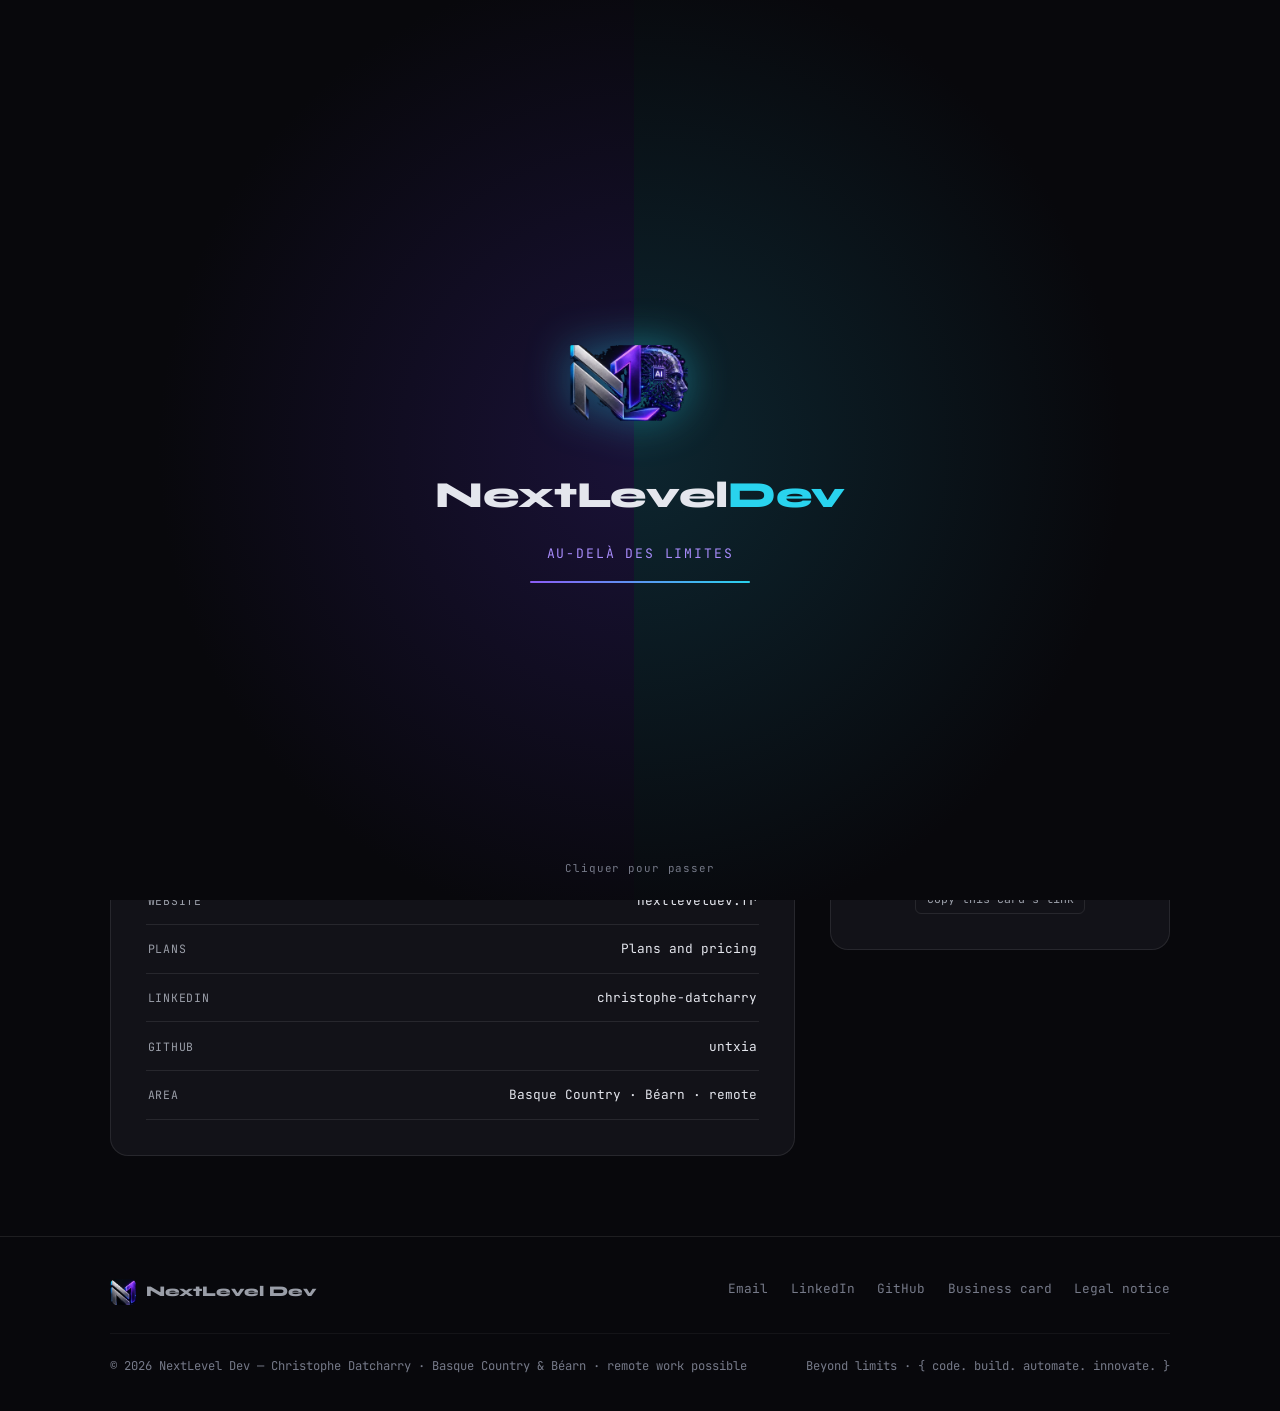
<file: carte.html>
<!doctype html>
<html data-no-intro lang="fr">
<head>
<meta charset="utf-8">
<meta name="viewport" content="width=device-width, initial-scale=1">
<title>Carte de visite numérique · Christophe Datcharry · NextLevel Dev</title>
<meta name="description" content="Carte de visite numérique de Christophe Datcharry, développeur web &amp; IA freelance (NextLevel Dev) : ajoutez mon contact en un geste, ou scannez le QR code.">
<meta name="author" content="NextLevel Dev">
<meta name="robots" content="index, follow">
<meta name="theme-color" content="#08080c">
<link rel="canonical" href="https://nextleveldev.fr/carte.html">
<meta property="og:type" content="website">
<meta property="og:site_name" content="NextLevel Dev">
<meta property="og:title" content="Carte de visite numérique · Christophe Datcharry · NextLevel Dev">
<meta property="og:description" content="Ajoutez mon contact en un geste : développeur web &amp; IA freelance, Pays Basque, Béarn et à distance.">
<meta property="og:url" content="https://nextleveldev.fr/carte.html">
<meta property="og:image" content="https://nextleveldev.fr/assets/logo-lockup.png">
<meta property="og:locale" content="fr_FR">
<meta name="twitter:card" content="summary_large_image">
<link rel="icon" href="assets/logo-mark.png" type="image/png">
<link rel="apple-touch-icon" href="assets/logo-mark.png">
<link rel="manifest" href="manifest.json">
<style>
  :root {
    --bg: #08080c;
    --bg-raised: #121218;
    --bg-card: #17171f;
    --line: rgba(255,255,255,0.09);
    --line-soft: rgba(255,255,255,0.05);
    --chrome: #e4e6ed;
    --chrome-dim: #9a9ea8;
    --text: #c7c9d4;
    --text-dim: #767a89;
    --violet: #8b5cf6;
    --violet-2: #a78bfa;
    --cyan: #29d3ee;
    --cyan-dim: #1aa8bd;
    --ok: #34d399;
    --focus: #a78bfa;
  }

  * { box-sizing: border-box; }
  ::selection { background: var(--violet); color: #08080c; }
  html { background: var(--bg); }

  body {
    margin: 0;
    background: var(--bg);
    color: var(--text);
    font-family: 'Manrope', -apple-system, BlinkMacSystemFont, 'Segoe UI', sans-serif;
    font-size: 16px;
    line-height: 1.6;
    -webkit-font-smoothing: antialiased;
  }
  a { color: inherit; }
  img { max-width: 100%; display: block; }
  button { font: inherit; }

  h1, h2, h3 {
    font-family: 'Syne', 'Manrope', sans-serif;
    color: var(--chrome);
    font-weight: 800;
    text-wrap: balance;
    margin: 0;
  }
  .mono { font-family: 'JetBrains Mono', ui-monospace, monospace; }

  .eyebrow {
    font-family: 'JetBrains Mono', ui-monospace, monospace;
    font-size: 0.78rem;
    letter-spacing: 0.14em;
    text-transform: uppercase;
    color: var(--cyan);
    display: flex;
    align-items: center;
    gap: 0.6em;
  }
  .eyebrow::before { content: ""; width: 1.4em; height: 1px; background: linear-gradient(90deg, var(--cyan), transparent); }

  :focus-visible { outline: 2px solid var(--focus); outline-offset: 3px; }

  .wrap { max-width: 1140px; margin: 0 auto; padding: 0 clamp(1.25rem, 4vw, 2.5rem); }

  .nav {
    position: sticky; top: 0; z-index: 40;
    background: rgba(8,8,12,0.82);
    backdrop-filter: blur(10px);
    border-bottom: 1px solid var(--line);
  }
  .nav-inner {
    display: flex; align-items: center; justify-content: space-between;
    padding: 0.85rem clamp(1.25rem, 4vw, 2.5rem);
    max-width: 1140px; margin: 0 auto;
  }
  .brand { display: flex; align-items: center; gap: 0.65rem; text-decoration: none; }
  .brand img { width: 34px; height: 34px; border-radius: 7px; }
  .brand-name { font-family: 'Syne', sans-serif; font-weight: 800; font-size: 1.02rem; color: var(--chrome); }
  .brand-name span { color: var(--cyan); }
  .nav-links { display: flex; align-items: center; gap: clamp(1rem, 2.4vw, 2rem); font-family: 'JetBrains Mono', monospace; font-size: 0.85rem; }
  .nav-links a { text-decoration: none; color: var(--text-dim); transition: color 0.15s ease; }
  .nav-links a:hover { color: var(--chrome); }

  .btn {
    font-family: 'JetBrains Mono', monospace;
    font-size: 0.82rem;
    padding: 0.62em 1.15em;
    border-radius: 8px;
    border: 1px solid transparent;
    cursor: pointer;
    text-decoration: none;
    display: inline-flex;
    align-items: center;
    gap: 0.5em;
    transition: transform 0.15s ease, border-color 0.15s ease, background 0.15s ease, opacity .15s ease;
    white-space: nowrap;
  }
  .btn-primary { background: linear-gradient(135deg, var(--violet), var(--cyan-dim)); color: #08080c; font-weight: 600; }
  .btn-primary:hover { transform: translateY(-1px); }
  .btn-primary:disabled { opacity: 0.4; cursor: not-allowed; transform: none; }
  .btn-ghost { border-color: var(--line); color: var(--chrome-dim); background: transparent; }
  .btn-ghost:hover { border-color: var(--cyan); color: var(--chrome); }

  header.page-head { padding: clamp(2.6rem, 6vw, 4rem) 0 clamp(1.6rem, 4vw, 2.5rem); }
  header.page-head h1 { font-size: clamp(2rem, 4.4vw, 2.9rem); margin-top: 0.8rem; }
  header.page-head p { color: var(--text-dim); max-width: 58ch; margin-top: 0.9rem; font-size: 1.02rem; }

  .shop-layout {
    display: grid;
    grid-template-columns: minmax(0, 1fr) 320px;
    gap: 2.2rem;
    align-items: start;
    padding-bottom: clamp(3rem, 7vw, 5rem);
  }

  .tier-grid { display: grid; grid-template-columns: repeat(3, minmax(0, 1fr)); gap: 1.1rem; }
  .tier-card {
    position: relative;
    background: var(--bg-card);
    border: 1px solid var(--line);
    border-radius: 16px;
    padding: 1.8rem 1.6rem;
    display: flex;
    flex-direction: column;
    gap: 0.7rem;
    transition: border-color .15s ease;
  }
  .tier-card.featured { border-color: rgba(139,92,246,0.55); box-shadow: 0 0 0 1px rgba(139,92,246,0.18) inset; }
  .tier-card.selected { border-color: var(--cyan); box-shadow: 0 0 0 1px rgba(41,211,238,0.35) inset; }
  .tier-badge {
    position: absolute; top: -0.7rem; left: 1.5rem;
    font-family: 'JetBrains Mono', monospace; font-size: 0.66rem; letter-spacing: 0.05em;
    background: linear-gradient(135deg, var(--violet), var(--cyan-dim));
    color: #08080c; padding: 0.28em 0.7em; border-radius: 999px; text-transform: uppercase;
  }
  .tier-tag { font-family: 'JetBrains Mono', monospace; font-size: 0.76rem; color: var(--violet-2); }
  .tier-card h3 { font-size: 1.2rem; }
  .tier-price { font-family: 'JetBrains Mono', monospace; font-size: 1.5rem; color: var(--chrome); font-variant-numeric: tabular-nums; }
  .tier-price span { font-size: 0.7rem; color: var(--text-dim); font-family: 'Manrope', sans-serif; display: block; margin-top: 0.15rem; }
  .tier-desc { color: var(--text-dim); font-size: 0.9rem; }
  .tier-card ul { list-style: none; padding: 0; margin: 0.3rem 0 0; display: flex; flex-direction: column; gap: 0.5rem; font-size: 0.87rem; }
  .tier-card li { display: flex; gap: 0.55rem; }
  .tier-card li::before { content: "→"; color: var(--cyan); flex-shrink: 0; }
  .tier-add { margin-top: auto; padding-top: 0.6rem; }
  .tier-add .btn { width: 100%; justify-content: center; }

  .addons { margin-top: 2.4rem; }
  .addons h2 { font-size: 1.3rem; }
  .addon-grid { display: grid; grid-template-columns: repeat(2, 1fr); gap: 0.8rem; margin-top: 1.1rem; }
  .addon-card {
    background: var(--bg-card);
    border: 1px solid var(--line);
    border-radius: 12px;
    padding: 1.1rem 1.2rem;
    display: flex;
    justify-content: space-between;
    align-items: center;
    gap: 1rem;
    cursor: pointer;
    transition: border-color .15s ease;
  }
  .addon-card:hover { border-color: rgba(41,211,238,0.4); }
  .addon-card.selected { border-color: var(--cyan); background: linear-gradient(180deg, rgba(41,211,238,0.06), transparent); }
  .addon-info h4 { margin: 0; font-size: 0.94rem; color: var(--chrome); font-weight: 700; }
  .addon-info p { margin: 0.25rem 0 0; font-size: 0.8rem; color: var(--text-dim); }
  .addon-price { font-family: 'JetBrains Mono', monospace; font-size: 0.88rem; color: var(--chrome-dim); white-space: nowrap; }
  .addon-check {
    width: 1.3rem; height: 1.3rem; border-radius: 5px; border: 1px solid var(--line);
    display: flex; align-items: center; justify-content: center; flex-shrink: 0;
    font-size: 0.8rem; color: var(--bg); transition: all .15s ease;
  }
  .addon-card.selected .addon-check { background: var(--cyan); border-color: var(--cyan); }

  /* order summary */
  .summary {
    position: sticky;
    top: 5.2rem;
    background: var(--bg-card);
    border: 1px solid var(--line);
    border-radius: 16px;
    padding: 1.5rem;
  }
  .summary h2 { font-size: 1.05rem; }
  .summary-empty { color: var(--text-dim); font-size: 0.86rem; margin-top: 0.8rem; }
  .summary-list { list-style: none; padding: 0; margin: 1rem 0 0; display: flex; flex-direction: column; gap: 0.7rem; }
  .summary-list li { display: flex; justify-content: space-between; gap: 0.6rem; font-size: 0.86rem; }
  .summary-list li span:first-child { color: var(--text); }
  .summary-list li span:last-child { font-family: 'JetBrains Mono', monospace; color: var(--chrome-dim); font-variant-numeric: tabular-nums; white-space: nowrap; }
  .summary-total {
    display: flex; justify-content: space-between; align-items: baseline;
    margin-top: 1.1rem; padding-top: 1rem; border-top: 1px solid var(--line-soft);
    font-family: 'Syne', sans-serif; font-weight: 800; color: var(--chrome);
  }
  .summary-total .val { font-family: 'JetBrains Mono', monospace; font-size: 1.2rem; font-variant-numeric: tabular-nums; }
  .copy-btn {
    font-family: 'JetBrains Mono', monospace; font-size: 0.72rem; cursor: pointer;
    color: var(--chrome-dim); background: transparent; border: 1px solid var(--line);
    border-radius: 6px; padding: 0.3em 0.8em; margin-top: 0.4rem;
  }
  .copy-btn:hover { color: var(--chrome); border-color: var(--cyan); }

  .nld-form { display: grid; gap: 0.8rem; }
  .nld-form label { display: grid; gap: 0.3rem; font-size: 0.82rem; color: var(--chrome-dim); }
  .nld-form input, .nld-form textarea {
    font: inherit; font-size: 0.92rem; color: var(--chrome); background: var(--bg);
    border: 1px solid var(--line); border-radius: 9px; padding: 0.65rem 0.8rem; width: 100%;
  }
  .nld-form input:focus, .nld-form textarea:focus { outline: none; border-color: var(--cyan); }
  .nld-form textarea { min-height: 7rem; resize: vertical; }
  .nld-form .hp { position: absolute; left: -9999px; height: 0; overflow: hidden; }
  .nld-form button[type=submit] { cursor: pointer; border: 0; font: inherit; }
  .nld-form button[disabled] { opacity: .5; cursor: wait; }
  .nld-status { font-size: 0.85rem; min-height: 1.2em; margin: 0; }
  .nld-status.ok { color: var(--cyan); }
  .nld-status.err { color: #ff8b8b; }
  .summary-note { font-size: 0.74rem; color: var(--text-dim); margin-top: 0.5rem; }
  .summary .btn { width: 100%; justify-content: center; margin-top: 1.1rem; }

  .faq { padding: clamp(3rem, 6vw, 4.5rem) 0; border-top: 1px solid var(--line); }
  .faq h2 { font-size: 1.5rem; margin-bottom: 1.6rem; }
  .faq-grid { display: grid; grid-template-columns: repeat(3, 1fr); gap: 1.2rem; }
  .faq-item h3 { font-size: 0.98rem; color: var(--chrome); }
  .faq-item p { font-size: 0.88rem; color: var(--text-dim); margin: 0.5rem 0 0; }

  footer { border-top: 1px solid var(--line); padding: 2.6rem 0 2.2rem; }
  .foot-grid { display: flex; justify-content: space-between; align-items: flex-start; flex-wrap: wrap; gap: 1.6rem; }
  .foot-brand { display: flex; align-items: center; gap: 0.6rem; }
  .foot-brand img { width: 26px; height: 26px; border-radius: 6px; }
  .foot-brand span { font-family: 'Syne', sans-serif; font-weight: 800; color: var(--chrome-dim); font-size: 0.92rem; }
  .foot-links { display: flex; gap: 1.4rem; font-family: 'JetBrains Mono', monospace; font-size: 0.8rem; }
  .foot-links a { text-decoration: none; color: var(--text-dim); }
  .foot-links a:hover { color: var(--cyan); }
  .foot-bottom {
    margin-top: 1.8rem; padding-top: 1.4rem; border-top: 1px solid var(--line-soft);
    display: flex; justify-content: space-between; flex-wrap: wrap; gap: 0.6rem;
    font-size: 0.76rem; color: var(--text-dim); font-family: 'JetBrains Mono', monospace;
  }

  @media (max-width: 980px) {
    .shop-layout { grid-template-columns: 1fr; }
    .tier-grid { grid-template-columns: 1fr; }
    .addon-grid { grid-template-columns: 1fr; }
    .faq-grid { grid-template-columns: 1fr; }
    .summary { position: relative; top: 0; }
    .nav-links { display: none; }
  }
  @media (prefers-reduced-motion: reduce) { * { transition: none !important; } }

  .nav-right { display: flex; align-items: center; gap: 0.7rem; }
  .lang-switch { display: inline-flex; border: 1px solid var(--line); border-radius: 8px; overflow: hidden; font-family: 'JetBrains Mono', ui-monospace, monospace; font-size: 0.78rem; }
  .lang-switch button { background: transparent; color: var(--text-dim); border: 0; padding: 0.5em 0.8em; cursor: pointer; font: inherit; transition: color .15s ease; }
  .lang-switch button:hover { color: var(--chrome); }
  .lang-switch button[aria-pressed="true"] { background: linear-gradient(135deg, var(--violet), var(--cyan-dim)); color: #08080c; font-weight: 600; }
  @media (max-width: 480px) { .brand-name { display: none; } }
</style>

<link rel="preconnect" href="https://fonts.googleapis.com">
<link rel="preconnect" href="https://fonts.gstatic.com" crossorigin>
<link href="https://fonts.googleapis.com/css2?family=Syne:wght@700;800&family=JetBrains+Mono:wght@400;500;600&family=Manrope:wght@400;500;600;700&display=swap" rel="stylesheet">

<style>
  .card-layout { display: grid; grid-template-columns: minmax(0, 1fr) 340px; gap: 2.2rem; align-items: start; padding-bottom: clamp(3rem, 7vw, 5rem); }
  .id-card, .qr-card { border: 1px solid var(--line); border-radius: 18px; background: var(--bg-raised); padding: clamp(1.4rem, 3.5vw, 2.2rem); }
  .id-top { display: flex; align-items: center; gap: 1.1rem; margin-bottom: 1.4rem; }
  .id-card { position: relative; overflow: hidden; isolation: isolate; }
  .id-card > *:not(.id-bg) { position: relative; z-index: 1; }
  .id-bg { position: absolute; right: 3%; top: 1.2rem; width: min(52%, 340px); height: auto; opacity: .5; z-index: 0; pointer-events: none; -webkit-mask-image: linear-gradient(to bottom, #000 55%, transparent 100%); mask-image: linear-gradient(to bottom, #000 55%, transparent 100%); }
  .id-top { min-height: 150px; align-items: flex-start; }
  .id-top h2 { font-size: 1.6rem; margin: 0; line-height: 1.1; }
  .nm-up { color: var(--cyan); letter-spacing: .02em; }
  .id-top p { margin: .25rem 0 0; color: var(--text-dim); font-size: .9rem; }
  .id-actions { display: grid; gap: .7rem; margin: 1.2rem 0 1.6rem; }
  .id-actions .btn { width: 100%; max-width: 100%; box-sizing: border-box; justify-content: center; text-align: center; white-space: normal; line-height: 1.3; }
  .id-rows { display: grid; gap: .1rem; border-top: 1px solid var(--line); }
  .id-rows a, .id-rows .row { display: flex; justify-content: space-between; gap: 1rem; align-items: baseline; padding: .8rem .1rem; border-bottom: 1px solid var(--line); color: var(--text-dim); text-decoration: none; font-size: .9rem; }
  .id-rows a:hover { color: var(--cyan); }
  .id-rows .k { font-family: 'JetBrains Mono', monospace; font-size: .72rem; color: var(--chrome-dim); letter-spacing: .06em; text-transform: uppercase; flex: none; }
  .id-rows .v { text-align: right; word-break: break-word; font-family: 'JetBrains Mono', monospace; font-size: .8rem; color: var(--chrome); }
  .qr-card { text-align: center; }
  .qr-card h2 { font-size: 1.05rem; margin: 0 0 1rem; }
  .qr-box { background: #fff; border-radius: 16px; padding: 14px; width: min(100%, 240px); margin: 0 auto; box-sizing: border-box; box-shadow: 0 0 0 1px var(--line), 0 18px 50px -18px rgba(139,92,246,.55); }
  .qr-box img { display: block; width: 100%; height: auto; }
  .qr-card p { color: var(--text-dim); font-size: .86rem; margin: 1rem 0 0; }
  .qr-card .copy-btn { margin-top: .9rem; }
  .qr-card a.copy-btn { display: inline-block; text-decoration: none; }
  .copy-btn {
    font-family: 'JetBrains Mono', monospace; font-size: 0.72rem; cursor: pointer;
    color: var(--chrome-dim); background: transparent; border: 1px solid var(--line);
    border-radius: 6px; padding: 0.4em 0.9em;
  }
  .copy-btn:hover { color: var(--chrome); border-color: var(--cyan); }
  @media (max-width: 860px) { .card-layout { grid-template-columns: minmax(0, 1fr); } .qr-card { order: 2; } }
</style>
<link rel="stylesheet" href="assets/letters.css">
<script defer src="https://cloud.umami.is/script.js" data-website-id="9d1f5cf3-93de-4ce5-8c79-342e6d58c234"></script>
<link rel="stylesheet" href="assets/cards.css">
<link rel="stylesheet" href="assets/bg.css">
<link rel="stylesheet" href="assets/smooth.css">
<link rel="stylesheet" href="assets/season.css">
<link rel="stylesheet" href="assets/portal.css">
</head>
<body>
<script src="assets/intro.js"></script>
<nav class="nav">
  <div class="nav-inner">
    <a class="brand" href="index.html">
      <img src="[data-uri]" alt="NextLevel Dev" />
      <span class="brand-name">NextLevel<span>Dev</span></span>
    </a>
    <div class="nav-links">
      <a href="index.html#stack">Stack</a>
      <a href="index.html#process">Méthode</a>
      <a href="index.html#projets">Projets</a>
      <a href="contact.html">Contact</a>
    </div>
    <div class="nav-right"><div class="lang-switch" role="group" aria-label="Langue / Language"><button type="button" data-lang="fr" aria-pressed="true">FR</button><button type="button" data-lang="en" aria-pressed="false">EN</button></div><a class="btn btn-ghost" href="index.html">← Retour au site</a></div>
  </div>
</nav>

<main>
  <header class="page-head">
    <div class="wrap">
      <div class="eyebrow">Carte de visite numérique</div>
      <h1>Christophe Datcharry</h1>
      <p>Développeur web, applications, logiciels et IA. Sites, applications, logiciels et assistants IA sur mesure, au Pays Basque, en Béarn et à distance.</p>
    </div>
  </header>

  <div class="wrap card-layout">
    <section class="id-card">
      <img class="id-bg" src="assets/logo-lockup-transparent.png" alt="" aria-hidden="true">
      <div class="id-top">
        <div>
          <h2 data-i18n-skip><span class="nm-up">DATCHARRY</span><br>Christophe</h2>
          <p>NextLevel Dev · Développeur web, applications, logiciels et IA</p>
        </div>
      </div>
      <div class="id-actions">
        <a class="btn btn-primary" href="assets/christophe-datcharry.vcf" download="christophe-datcharry.vcf" data-umami-event="vcard-download">Ajouter à mes contacts</a>
        <a class="btn btn-ghost" href="contact.html" data-umami-event="card-message">Écrire un message</a>
      </div>
      <div class="id-rows">
        <a href="tel:+33749037269" data-umami-event="card-phone"><span class="k">Tél.</span><span class="v" data-i18n-skip>07 49 03 72 69</span></a>
        <div class="row"><span class="k">Email</span><span class="v" data-i18n-skip>chris@nextleveldev.fr</span></div>
        <a href="https://nextleveldev.fr" data-umami-event="card-site"><span class="k">Site</span><span class="v" data-i18n-skip>nextleveldev.fr</span></a>
        <a href="boutique.html" data-umami-event="card-boutique"><span class="k">Offres</span><span class="v">Formules et tarifs</span></a>
        <a href="https://linkedin.com/in/christophe-datcharry" target="_blank" rel="noopener" data-umami-event="card-linkedin"><span class="k">LinkedIn</span><span class="v" data-i18n-skip>christophe-datcharry</span></a>
        <a href="https://github.com/untxia" target="_blank" rel="noopener" data-umami-event="card-github"><span class="k">GitHub</span><span class="v" data-i18n-skip>untxia</span></a>
        <div class="row"><span class="k">Zone</span><span class="v">Pays Basque · Béarn · à distance</span></div>
      </div>
    </section>

    <aside class="qr-card">
      <h2>Scannez pour garder mon contact</h2>
      <div class="qr-box"><img src="assets/qr-carte.svg" alt="QR code vers cette carte de visite numérique" width="212" height="212"></div>
      <p>Ouvrez l’appareil photo de votre téléphone et pointez-le sur le code.</p>
      <button class="copy-btn" type="button" id="copy-link" data-i18n-skip></button>
    </aside>
  </div>
</main>

<footer>
  <div class="wrap">
    <div class="foot-grid">
      <div class="foot-brand">
        <img src="[data-uri]" alt="" />
        <span>NextLevel Dev</span>
      </div>
      <div class="foot-links">
        <a href="contact.html">Email</a>
        <a href="https://linkedin.com/in/christophe-datcharry" target="_blank" rel="noopener">LinkedIn</a>
        <a href="https://github.com/untxia" target="_blank" rel="noopener">GitHub</a>
        <a href="carte.html">Carte de visite</a>
        <a href="mentions-legales.html">Mentions légales</a>
      </div>
    </div>
    <div class="foot-bottom">
      <span>© 2026 NextLevel Dev — Christophe Datcharry · Pays Basque &amp; Béarn · 100&nbsp;% à distance possible</span>
      <span>Au-delà des limites · { code. build. automate. innovate. }</span>
    </div>
  </div>
</footer>
<script src="assets/lenis.min.js"></script>
<script src="assets/smooth.js"></script>
<script src="assets/bg.js"></script>
<script src="assets/letters.js"></script>
<script>
(function () {
  var DICT = {"Méthode": "Process", "Projets": "Projects", "← Retour au site": "← Back to the site", "Contact": "Contact", "Mentions légales": "Legal notice", "Carte de visite": "Business card", "© 2026 NextLevel Dev — Christophe Datcharry · France & international": "© 2026 NextLevel Dev — Christophe Datcharry · France & worldwide", "Au-delà des limites · { code. build. automate. innovate. }": "Beyond limits · { code. build. automate. innovate. }", "Carte de visite numérique · Christophe Datcharry · NextLevel Dev": "Digital business card · Christophe Datcharry · NextLevel Dev", "Carte de visite numérique": "Digital business card", "Ajouter à mes contacts": "Add to my contacts", "Écrire un message": "Send a message", "Email": "Email", "Site": "Website", "Offres": "Plans", "Formules et tarifs": "Plans and pricing", "Zone": "Area", "Pays Basque · Béarn · à distance": "Basque Country · Béarn · remote", "Scannez pour garder mon contact": "Scan to save my contact", "Ouvrez l’appareil photo de votre téléphone et pointez-le sur le code.": "Open your phone’s camera and point it at the code.", "Développeur web, applications, logiciels et IA. Sites, applications, logiciels et assistants IA sur mesure, au Pays Basque, en Béarn et à distance.": "Web, application, software & AI developer. Custom websites, applications, software and AI assistants, in the Basque Country, Béarn and remotely.", "NextLevel Dev · Développeur web, applications, logiciels et IA": "NextLevel Dev · Web, application, software & AI developer", "Tél.": "Phone", "© 2026 NextLevel Dev — Christophe Datcharry · Pays Basque & Béarn · 100 % à distance possible": "© 2026 NextLevel Dev — Christophe Datcharry · Basque Country & Béarn · remote work possible"};
  var lang = 'fr', originals = new Map(), listeners = [], origTitle = document.title;
  function norm(s) { return s.replace(/[\s ]+/g, ' ').trim(); }
  function has(k) { return Object.prototype.hasOwnProperty.call(DICT, k); }
  function stored() { try { return localStorage.getItem('nld-lang'); } catch (e) { return null; } }
  function save(l) { try { localStorage.setItem('nld-lang', l); } catch (e) {} }
  function initial() {
    var s = stored();
    if (s === 'fr' || s === 'en') return s;
    var nl = (navigator.language || 'fr').toLowerCase();
    return nl.indexOf('fr') === 0 ? 'fr' : 'en';
  }
  function translate(l) {
    var w = document.createTreeWalker(document.body, NodeFilter.SHOW_TEXT, null), nodes = [], t;
    while ((t = w.nextNode())) {
      var p = t.parentNode;
      if (!p || /^(SCRIPT|STYLE|TITLE)$/.test(p.nodeName)) continue;
      if (p.closest && p.closest('[data-i18n-skip]')) continue;
      nodes.push(t);
    }
    nodes.forEach(function (node) {
      if (l === 'en') {
        if (originals.has(node)) return;
        var cur = node.nodeValue, key = norm(cur);
        if (key && has(key)) {
          var lead = cur.match(/^[\s ]*/)[0], trail = cur.match(/[\s ]*$/)[0];
          originals.set(node, cur);
          node.nodeValue = lead + DICT[key] + trail;
        }
      } else if (originals.has(node)) {
        node.nodeValue = originals.get(node);
        originals.delete(node);
      }
    });
  }
  var buttons = Array.prototype.slice.call(document.querySelectorAll('.lang-switch button'));
  function setLang(l, persist) {
    lang = l;
    translate(l);
    document.documentElement.lang = l;
    var tk = norm(origTitle);
    document.title = (l === 'en' && has(tk)) ? DICT[tk] : origTitle;
    buttons.forEach(function (b) { b.setAttribute('aria-pressed', b.getAttribute('data-lang') === l ? 'true' : 'false'); });
    Array.prototype.forEach.call(document.querySelectorAll('[data-mailto-fr]'), function (a) {
      a.setAttribute('href', a.getAttribute(l === 'en' ? 'data-mailto-en' : 'data-mailto-fr'));
    });
    if (persist) save(l);
    listeners.forEach(function (f) { try { f(l); } catch (e) {} });
  }
  window.NLD_I18N = {
    lang: function () { return lang; },
    t: function (k) { var nk = norm(k); return (lang === 'en' && has(nk)) ? DICT[nk] : k; },
    onChange: function (f) { listeners.push(f); }
  };
  buttons.forEach(function (b) {
    b.addEventListener('click', function () { setLang(b.getAttribute('data-lang'), true); });
  });
  setLang(initial(), false);
})();
</script>
<script>
(function () {
  var I = window.NLD_I18N, cp = document.getElementById('copy-link');
  var URL_ = 'https://nextleveldev.fr/carte.html';
  function en() { return I && I.lang() === 'en'; }
  var L = { copy: ['Copier le lien de cette carte', 'Copy this card’s link'], copied: ['Lien copié ✓', 'Link copied ✓'] };
  function t(k) { return L[k][en() ? 1 : 0]; }
  function labels() { cp.textContent = t('copy'); }
  labels(); if (I) I.onChange(labels);
  function nldCopy(text, done) {
    function fb() { var ta = document.createElement('textarea'); ta.value = text; ta.setAttribute('readonly', ''); ta.style.position = 'fixed'; ta.style.opacity = '0'; document.body.appendChild(ta); ta.select(); var ok = false; try { ok = document.execCommand('copy'); } catch (e) {} document.body.removeChild(ta); done(ok); }
    if (navigator.clipboard && navigator.clipboard.writeText) { navigator.clipboard.writeText(text).then(function () { done(true); }, fb); } else { fb(); }
  }
  cp.addEventListener('click', function () { nldCopy(URL_, function (ok) { cp.textContent = ok ? t('copied') : URL_; setTimeout(labels, 2000); }); });
})();
</script>
<script src="assets/portal.js" defer></script>
<script src="assets/season.js" defer></script>
</body>
</html>
</file>
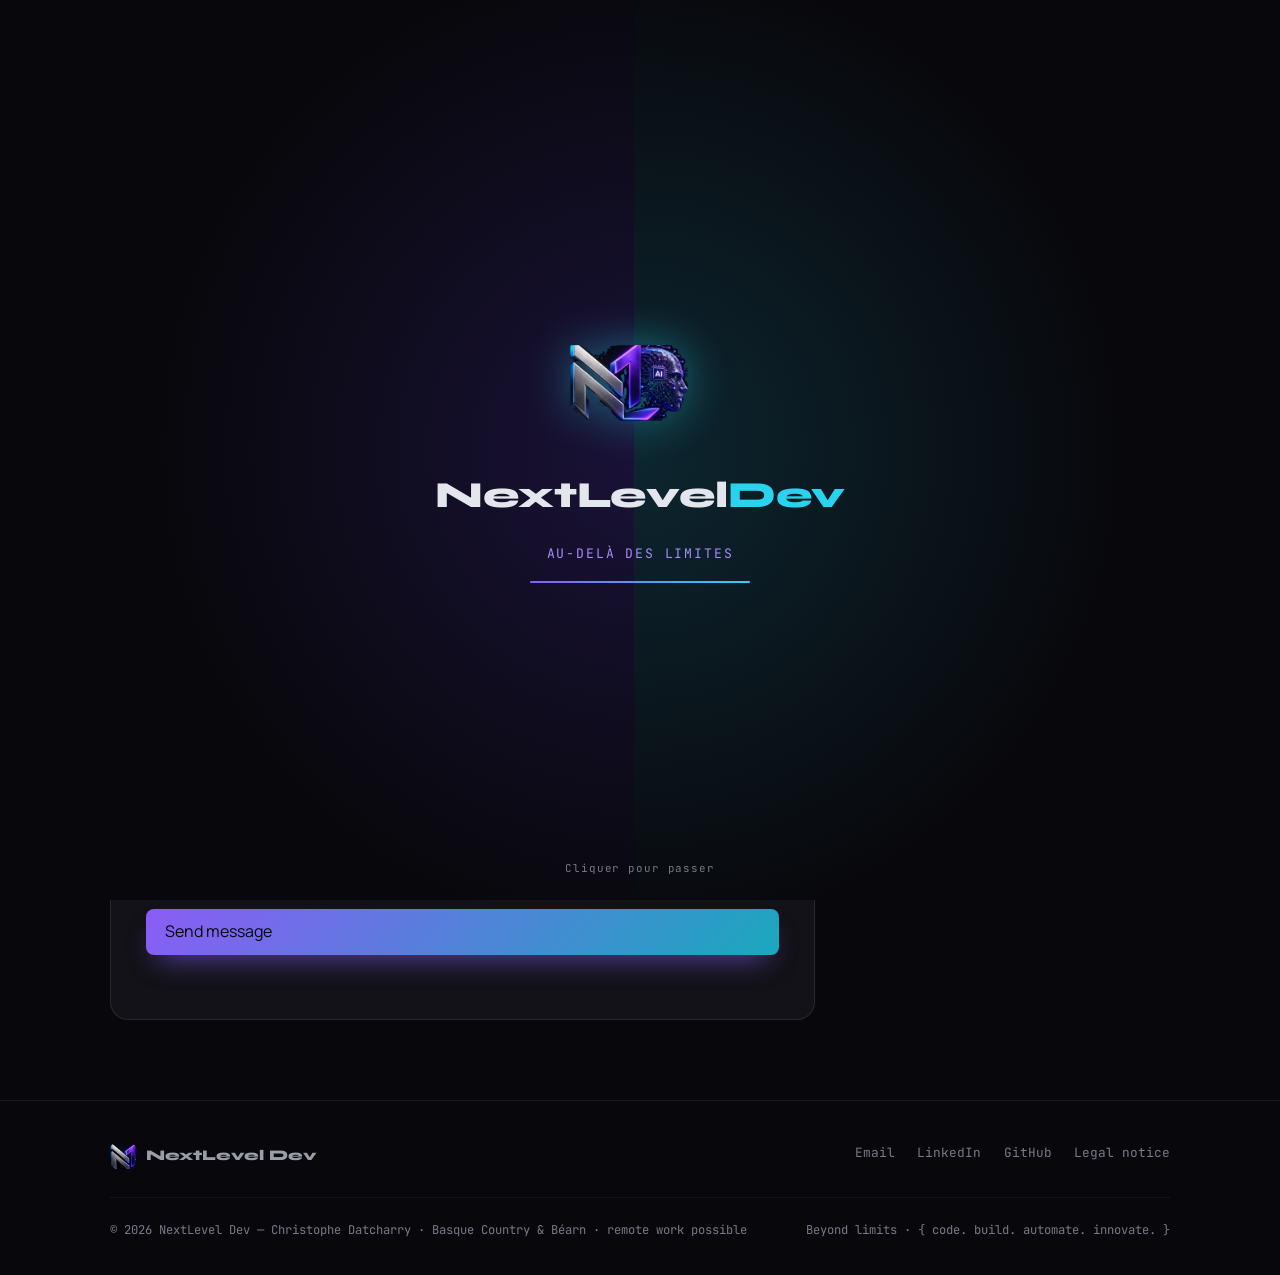
<file: contact.html>
<!doctype html>
<html lang="fr">
<head>
<meta charset="utf-8">
<meta name="viewport" content="width=device-width, initial-scale=1">
<title>Contact — Développeur web Pays Basque & Béarn · NextLevel Dev</title>
<meta name="description" content="Contactez NextLevel Dev, développeur web près de Saint-Palais : décrivez votre projet de site, d’application ou d’IA. Pays Basque, Béarn ou à distance. Réponse rapide, sans engagement.">
<meta name="author" content="NextLevel Dev">
<meta name="robots" content="index, follow">
<meta name="theme-color" content="#08080c">
<link rel="canonical" href="https://nextleveldev.fr/contact.html">
<meta property="og:type" content="website">
<meta property="og:site_name" content="NextLevel Dev">
<meta property="og:title" content="Contact — Développeur web Pays Basque & Béarn · NextLevel Dev">
<meta property="og:description" content="Décrivez votre projet, réponse rapide, premier échange sans engagement.">
<meta property="og:url" content="https://nextleveldev.fr/contact.html">
<meta property="og:image" content="https://nextleveldev.fr/assets/logo-lockup.png">
<meta property="og:locale" content="fr_FR">
<meta name="twitter:card" content="summary_large_image">
<link rel="icon" href="assets/logo-mark.png" type="image/png">
<link rel="apple-touch-icon" href="assets/logo-mark.png">
<link rel="manifest" href="manifest.json">
<style>
  :root {
    --bg: #08080c;
    --bg-raised: #121218;
    --bg-card: #17171f;
    --line: rgba(255,255,255,0.09);
    --line-soft: rgba(255,255,255,0.05);
    --chrome: #e4e6ed;
    --chrome-dim: #9a9ea8;
    --text: #c7c9d4;
    --text-dim: #767a89;
    --violet: #8b5cf6;
    --violet-2: #a78bfa;
    --cyan: #29d3ee;
    --cyan-dim: #1aa8bd;
    --ok: #34d399;
    --focus: #a78bfa;
  }

  * { box-sizing: border-box; }
  ::selection { background: var(--violet); color: #08080c; }
  html { background: var(--bg); }

  body {
    margin: 0;
    background: var(--bg);
    color: var(--text);
    font-family: 'Manrope', -apple-system, BlinkMacSystemFont, 'Segoe UI', sans-serif;
    font-size: 16px;
    line-height: 1.6;
    -webkit-font-smoothing: antialiased;
  }
  a { color: inherit; }
  img { max-width: 100%; display: block; }
  button { font: inherit; }

  h1, h2, h3 {
    font-family: 'Syne', 'Manrope', sans-serif;
    color: var(--chrome);
    font-weight: 800;
    text-wrap: balance;
    margin: 0;
  }
  .mono { font-family: 'JetBrains Mono', ui-monospace, monospace; }

  .eyebrow {
    font-family: 'JetBrains Mono', ui-monospace, monospace;
    font-size: 0.78rem;
    letter-spacing: 0.14em;
    text-transform: uppercase;
    color: var(--cyan);
    display: flex;
    align-items: center;
    gap: 0.6em;
  }
  .eyebrow::before { content: ""; width: 1.4em; height: 1px; background: linear-gradient(90deg, var(--cyan), transparent); }

  :focus-visible { outline: 2px solid var(--focus); outline-offset: 3px; }

  .wrap { max-width: 1140px; margin: 0 auto; padding: 0 clamp(1.25rem, 4vw, 2.5rem); }

  .nav {
    position: sticky; top: 0; z-index: 40;
    background: rgba(8,8,12,0.82);
    backdrop-filter: blur(10px);
    border-bottom: 1px solid var(--line);
  }
  .nav-inner {
    display: flex; align-items: center; justify-content: space-between;
    padding: 0.85rem clamp(1.25rem, 4vw, 2.5rem);
    max-width: 1140px; margin: 0 auto;
  }
  .brand { display: flex; align-items: center; gap: 0.65rem; text-decoration: none; }
  .brand img { width: 34px; height: 34px; border-radius: 7px; }
  .brand-name { font-family: 'Syne', sans-serif; font-weight: 800; font-size: 1.02rem; color: var(--chrome); }
  .brand-name span { color: var(--cyan); }
  .nav-links { display: flex; align-items: center; gap: clamp(1rem, 2.4vw, 2rem); font-family: 'JetBrains Mono', monospace; font-size: 0.85rem; }
  .nav-links a { text-decoration: none; color: var(--text-dim); transition: color 0.15s ease; }
  .nav-links a:hover { color: var(--chrome); }

  .btn {
    font-family: 'JetBrains Mono', monospace;
    font-size: 0.82rem;
    padding: 0.62em 1.15em;
    border-radius: 8px;
    border: 1px solid transparent;
    cursor: pointer;
    text-decoration: none;
    display: inline-flex;
    align-items: center;
    gap: 0.5em;
    transition: transform 0.15s ease, border-color 0.15s ease, background 0.15s ease, opacity .15s ease;
    white-space: nowrap;
  }
  .btn-primary { background: linear-gradient(135deg, var(--violet), var(--cyan-dim)); color: #08080c; font-weight: 600; }
  .btn-primary:hover { transform: translateY(-1px); }
  .btn-primary:disabled { opacity: 0.4; cursor: not-allowed; transform: none; }
  .btn-ghost { border-color: var(--line); color: var(--chrome-dim); background: transparent; }
  .btn-ghost:hover { border-color: var(--cyan); color: var(--chrome); }

  header.page-head { padding: clamp(2.6rem, 6vw, 4rem) 0 clamp(1.6rem, 4vw, 2.5rem); }
  header.page-head h1 { font-size: clamp(2rem, 4.4vw, 2.9rem); margin-top: 0.8rem; }
  header.page-head p { color: var(--text-dim); max-width: 58ch; margin-top: 0.9rem; font-size: 1.02rem; }

  .shop-layout {
    display: grid;
    grid-template-columns: minmax(0, 1fr) 320px;
    gap: 2.2rem;
    align-items: start;
    padding-bottom: clamp(3rem, 7vw, 5rem);
  }

  .tier-grid { display: grid; grid-template-columns: repeat(3, minmax(0, 1fr)); gap: 1.1rem; }
  .tier-card {
    position: relative;
    background: var(--bg-card);
    border: 1px solid var(--line);
    border-radius: 16px;
    padding: 1.8rem 1.6rem;
    display: flex;
    flex-direction: column;
    gap: 0.7rem;
    transition: border-color .15s ease;
  }
  .tier-card.featured { border-color: rgba(139,92,246,0.55); box-shadow: 0 0 0 1px rgba(139,92,246,0.18) inset; }
  .tier-card.selected { border-color: var(--cyan); box-shadow: 0 0 0 1px rgba(41,211,238,0.35) inset; }
  .tier-badge {
    position: absolute; top: -0.7rem; left: 1.5rem;
    font-family: 'JetBrains Mono', monospace; font-size: 0.66rem; letter-spacing: 0.05em;
    background: linear-gradient(135deg, var(--violet), var(--cyan-dim));
    color: #08080c; padding: 0.28em 0.7em; border-radius: 999px; text-transform: uppercase;
  }
  .tier-tag { font-family: 'JetBrains Mono', monospace; font-size: 0.76rem; color: var(--violet-2); }
  .tier-card h3 { font-size: 1.2rem; }
  .tier-price { font-family: 'JetBrains Mono', monospace; font-size: 1.5rem; color: var(--chrome); font-variant-numeric: tabular-nums; }
  .tier-price span { font-size: 0.7rem; color: var(--text-dim); font-family: 'Manrope', sans-serif; display: block; margin-top: 0.15rem; }
  .tier-desc { color: var(--text-dim); font-size: 0.9rem; }
  .tier-card ul { list-style: none; padding: 0; margin: 0.3rem 0 0; display: flex; flex-direction: column; gap: 0.5rem; font-size: 0.87rem; }
  .tier-card li { display: flex; gap: 0.55rem; }
  .tier-card li::before { content: "→"; color: var(--cyan); flex-shrink: 0; }
  .tier-add { margin-top: auto; padding-top: 0.6rem; }
  .tier-add .btn { width: 100%; justify-content: center; }

  .addons { margin-top: 2.4rem; }
  .addons h2 { font-size: 1.3rem; }
  .addon-grid { display: grid; grid-template-columns: repeat(2, 1fr); gap: 0.8rem; margin-top: 1.1rem; }
  .addon-card {
    background: var(--bg-card);
    border: 1px solid var(--line);
    border-radius: 12px;
    padding: 1.1rem 1.2rem;
    display: flex;
    justify-content: space-between;
    align-items: center;
    gap: 1rem;
    cursor: pointer;
    transition: border-color .15s ease;
  }
  .addon-card:hover { border-color: rgba(41,211,238,0.4); }
  .addon-card.selected { border-color: var(--cyan); background: linear-gradient(180deg, rgba(41,211,238,0.06), transparent); }
  .addon-info h4 { margin: 0; font-size: 0.94rem; color: var(--chrome); font-weight: 700; }
  .addon-info p { margin: 0.25rem 0 0; font-size: 0.8rem; color: var(--text-dim); }
  .addon-price { font-family: 'JetBrains Mono', monospace; font-size: 0.88rem; color: var(--chrome-dim); white-space: nowrap; }
  .addon-check {
    width: 1.3rem; height: 1.3rem; border-radius: 5px; border: 1px solid var(--line);
    display: flex; align-items: center; justify-content: center; flex-shrink: 0;
    font-size: 0.8rem; color: var(--bg); transition: all .15s ease;
  }
  .addon-card.selected .addon-check { background: var(--cyan); border-color: var(--cyan); }

  /* order summary */
  .summary {
    position: sticky;
    top: 5.2rem;
    background: var(--bg-card);
    border: 1px solid var(--line);
    border-radius: 16px;
    padding: 1.5rem;
  }
  .summary h2 { font-size: 1.05rem; }
  .summary-empty { color: var(--text-dim); font-size: 0.86rem; margin-top: 0.8rem; }
  .summary-list { list-style: none; padding: 0; margin: 1rem 0 0; display: flex; flex-direction: column; gap: 0.7rem; }
  .summary-list li { display: flex; justify-content: space-between; gap: 0.6rem; font-size: 0.86rem; }
  .summary-list li span:first-child { color: var(--text); }
  .summary-list li span:last-child { font-family: 'JetBrains Mono', monospace; color: var(--chrome-dim); font-variant-numeric: tabular-nums; white-space: nowrap; }
  .summary-total {
    display: flex; justify-content: space-between; align-items: baseline;
    margin-top: 1.1rem; padding-top: 1rem; border-top: 1px solid var(--line-soft);
    font-family: 'Syne', sans-serif; font-weight: 800; color: var(--chrome);
  }
  .summary-total .val { font-family: 'JetBrains Mono', monospace; font-size: 1.2rem; font-variant-numeric: tabular-nums; }
  .copy-btn {
    font-family: 'JetBrains Mono', monospace; font-size: 0.72rem; cursor: pointer;
    color: var(--chrome-dim); background: transparent; border: 1px solid var(--line);
    border-radius: 6px; padding: 0.3em 0.8em; margin-top: 0.4rem;
  }
  .copy-btn:hover { color: var(--chrome); border-color: var(--cyan); }

  .nld-form { display: grid; gap: 0.8rem; }
  .nld-form label { display: grid; gap: 0.3rem; font-size: 0.82rem; color: var(--chrome-dim); }
  .nld-form input, .nld-form textarea {
    font: inherit; font-size: 0.92rem; color: var(--chrome); background: var(--bg);
    border: 1px solid var(--line); border-radius: 9px; padding: 0.65rem 0.8rem; width: 100%;
  }
  .nld-form input:focus, .nld-form textarea:focus { outline: none; border-color: var(--cyan); }
  .nld-form textarea { min-height: 7rem; resize: vertical; }
  .nld-form .hp { position: absolute; left: -9999px; height: 0; overflow: hidden; }
  .nld-form button[type=submit] { cursor: pointer; border: 0; font: inherit; }
  .nld-form button[disabled] { opacity: .5; cursor: wait; }
  .nld-status { font-size: 0.85rem; min-height: 1.2em; margin: 0; }
  .nld-status.ok { color: var(--cyan); }
  .nld-status.err { color: #ff8b8b; }
  .summary-note { font-size: 0.74rem; color: var(--text-dim); margin-top: 0.5rem; }
  .summary .btn { width: 100%; justify-content: center; margin-top: 1.1rem; }

  .faq { padding: clamp(3rem, 6vw, 4.5rem) 0; border-top: 1px solid var(--line); }
  .faq h2 { font-size: 1.5rem; margin-bottom: 1.6rem; }
  .faq-grid { display: grid; grid-template-columns: repeat(3, 1fr); gap: 1.2rem; }
  .faq-item h3 { font-size: 0.98rem; color: var(--chrome); }
  .faq-item p { font-size: 0.88rem; color: var(--text-dim); margin: 0.5rem 0 0; }

  footer { border-top: 1px solid var(--line); padding: 2.6rem 0 2.2rem; }
  .foot-grid { display: flex; justify-content: space-between; align-items: flex-start; flex-wrap: wrap; gap: 1.6rem; }
  .foot-brand { display: flex; align-items: center; gap: 0.6rem; }
  .foot-brand img { width: 26px; height: 26px; border-radius: 6px; }
  .foot-brand span { font-family: 'Syne', sans-serif; font-weight: 800; color: var(--chrome-dim); font-size: 0.92rem; }
  .foot-links { display: flex; gap: 1.4rem; font-family: 'JetBrains Mono', monospace; font-size: 0.8rem; }
  .foot-links a { text-decoration: none; color: var(--text-dim); }
  .foot-links a:hover { color: var(--cyan); }
  .foot-bottom {
    margin-top: 1.8rem; padding-top: 1.4rem; border-top: 1px solid var(--line-soft);
    display: flex; justify-content: space-between; flex-wrap: wrap; gap: 0.6rem;
    font-size: 0.76rem; color: var(--text-dim); font-family: 'JetBrains Mono', monospace;
  }

  @media (max-width: 980px) {
    .shop-layout { grid-template-columns: 1fr; }
    .tier-grid { grid-template-columns: 1fr; }
    .addon-grid { grid-template-columns: 1fr; }
    .faq-grid { grid-template-columns: 1fr; }
    .summary { position: relative; top: 0; }
    .nav-links { display: none; }
  }
  @media (prefers-reduced-motion: reduce) { * { transition: none !important; } }

  .nav-right { display: flex; align-items: center; gap: 0.7rem; }
  .lang-switch { display: inline-flex; border: 1px solid var(--line); border-radius: 8px; overflow: hidden; font-family: 'JetBrains Mono', ui-monospace, monospace; font-size: 0.78rem; }
  .lang-switch button { background: transparent; color: var(--text-dim); border: 0; padding: 0.5em 0.8em; cursor: pointer; font: inherit; transition: color .15s ease; }
  .lang-switch button:hover { color: var(--chrome); }
  .lang-switch button[aria-pressed="true"] { background: linear-gradient(135deg, var(--violet), var(--cyan-dim)); color: #08080c; font-weight: 600; }
  @media (max-width: 480px) { .brand-name { display: none; } }
</style>

<link rel="preconnect" href="https://fonts.googleapis.com">
<link rel="preconnect" href="https://fonts.gstatic.com" crossorigin>
<link href="https://fonts.googleapis.com/css2?family=Syne:wght@700;800&family=JetBrains+Mono:wght@400;500;600&family=Manrope:wght@400;500;600;700&display=swap" rel="stylesheet">

<style>
  .nld-form { display: grid; gap: 0.8rem; }
  .nld-form label { display: grid; gap: 0.3rem; font-size: 0.82rem; color: var(--chrome-dim); }
  .nld-form input, .nld-form textarea {
    font: inherit; font-size: 0.92rem; color: var(--chrome); background: var(--bg);
    border: 1px solid var(--line); border-radius: 9px; padding: 0.65rem 0.8rem; width: 100%;
  }
  .nld-form input:focus, .nld-form textarea:focus { outline: none; border-color: var(--cyan); }
  .nld-form textarea { min-height: 7rem; resize: vertical; }
  .nld-form .hp { position: absolute; left: -9999px; height: 0; overflow: hidden; }
  .nld-form button[type=submit] { cursor: pointer; border: 0; font: inherit; }
  .nld-form button[disabled] { opacity: .5; cursor: wait; }
  .nld-status { font-size: 0.85rem; min-height: 1.2em; margin: 0; }
  .nld-status.ok { color: var(--cyan); }
  .nld-status.err { color: #ff8b8b; }
  .contact-layout { display: grid; grid-template-columns: minmax(0, 1fr) 320px; gap: 2.2rem; align-items: start; padding-bottom: clamp(3rem, 7vw, 5rem); }
  .contact-card, .side-card { border: 1px solid var(--line); border-radius: 18px; background: var(--bg-raised); padding: clamp(1.4rem, 3.5vw, 2.2rem); }
  .side-card h2 { font-size: 1.05rem; margin: 0 0 1rem; }
  .side-card p { color: var(--text-dim); font-size: 0.88rem; margin: 0.5rem 0; }
  .side-card .mail-addr { font-family: 'JetBrains Mono', monospace; color: var(--chrome); font-size: 0.88rem; user-select: all; word-break: break-all; }
  .side-links { display: grid; gap: 0.5rem; margin-top: 1rem; font-family: 'JetBrains Mono', monospace; font-size: 0.8rem; }
  .side-links a { color: var(--text-dim); text-decoration: none; }
  .side-links a:hover { color: var(--cyan); }
  .nld-form select { font: inherit; font-size: 0.92rem; color: var(--chrome); background: var(--bg); border: 1px solid var(--line); border-radius: 9px; padding: 0.65rem 0.8rem; width: 100%; }
  .nld-form select:focus { outline: none; border-color: var(--cyan); }
  @media (max-width: 860px) { .contact-layout { grid-template-columns: minmax(0, 1fr); } }
  .copy-btn {
    font-family: 'JetBrains Mono', monospace; font-size: 0.72rem; cursor: pointer;
    color: var(--chrome-dim); background: transparent; border: 1px solid var(--line);
    border-radius: 6px; padding: 0.3em 0.8em; margin-top: 0.4rem;
  }
  .copy-btn:hover { color: var(--chrome); border-color: var(--cyan); }
</style>
<link rel="stylesheet" href="assets/letters.css">
<script defer src="https://cloud.umami.is/script.js" data-website-id="9d1f5cf3-93de-4ce5-8c79-342e6d58c234"></script>
<link rel="stylesheet" href="assets/cards.css">
<link rel="stylesheet" href="assets/bg.css">
<link rel="stylesheet" href="assets/smooth.css">
<link rel="stylesheet" href="assets/season.css">
<link rel="stylesheet" href="assets/portal.css">
</head>
<body>
<script src="assets/intro.js"></script>
<nav class="nav">
  <div class="nav-inner">
    <a class="brand" href="index.html">
      <img src="[data-uri]" alt="NextLevel Dev" />
      <span class="brand-name">NextLevel<span>Dev</span></span>
    </a>
    <div class="nav-links">
      <a href="index.html#stack">Stack</a>
      <a href="index.html#process">Méthode</a>
      <a href="index.html#projets">Projets</a>
      <a href="contact.html">Contact</a>
    </div>
    <div class="nav-right"><div class="lang-switch" role="group" aria-label="Langue / Language"><button type="button" data-lang="fr" aria-pressed="true">FR</button><button type="button" data-lang="en" aria-pressed="false">EN</button></div><a class="btn btn-ghost" href="index.html">← Retour au site</a></div>
  </div>
</nav>

<main>
  <header class="page-head">
    <div class="wrap">
      <div class="eyebrow">Contact</div>
      <h1>Parlons de votre projet</h1>
      <p>Décrivez votre besoin en quelques lignes : je vous réponds rapidement, premier échange sans engagement.</p>
    </div>
  </header>

  <div class="wrap contact-layout">
    <div class="contact-card">
      <form class="nld-form" id="msg-form" name="page-contact" method="POST" data-netlify="true" netlify-honeypot="bot-field">
        <input type="hidden" name="form-name" value="page-contact">
        <input type="hidden" name="subject" value="Nouveau message - page Contact nextleveldev.fr">
        <p class="hp"><label>Ne pas remplir <input name="bot-field" tabindex="-1" autocomplete="off"></label></p>
        <label><span>Votre nom</span><input name="name" type="text" required autocomplete="name" placeholder="Ex. Marie Etcheverry"></label>
        <label><span>Votre email (pour que je vous réponde)</span><input name="email" type="email" required autocomplete="email" placeholder="vous@exemple.fr"></label>
        <label><span>Offre qui vous intéresse</span>
          <select name="project" id="project-select">
            <option value="Essentiel">Essentiel</option>
            <option value="Visible">Visible</option>
            <option value="Sérénité">Sérénité</option>
            <option value="Site pro">Site Pro</option>
            <option value="Application web">Application web</option>
            <option value="Intégration IA">Intégration IA</option>
            <option value="Autre">Autre / je ne sais pas encore</option>
          </select>
        </label>
        <label><span>Votre projet (votre métier, votre besoin, vos délais)</span><textarea name="message" required placeholder="Ex. Je suis artisan à Saint-Palais et je voudrais un site pour être trouvé sur Google."></textarea></label>
        <button class="btn btn-primary" type="submit" id="msg-send" data-i18n-skip></button>
        <p class="nld-status" id="msg-status" role="status" data-i18n-skip></p>
      </form>
    </div>
    <aside class="side-card">
      <h2>Autres moyens de me joindre</h2>
      <p class="mail-addr" data-i18n-skip>chris@nextleveldev.fr</p>
      <button class="copy-btn" type="button" id="copy-mail" data-i18n-skip></button>
      <p>Réponse en général sous 24 h</p>
      <p>Pays Basque · Béarn · 100&nbsp;% à distance possible</p>
      <div class="side-links">
        <a href="boutique.html">Voir les formules et tarifs</a>
        <a href="https://linkedin.com/in/christophe-datcharry" target="_blank" rel="noopener">LinkedIn</a>
        <a href="https://github.com/untxia" target="_blank" rel="noopener">GitHub</a>
      </div>
    </aside>
  </div>
</main>

<footer>
  <div class="wrap">
    <div class="foot-grid">
      <div class="foot-brand">
        <img src="[data-uri]" alt="" />
        <span>NextLevel Dev</span>
      </div>
      <div class="foot-links">
        <a href="contact.html">Email</a>
        <a href="https://linkedin.com/in/christophe-datcharry" target="_blank" rel="noopener">LinkedIn</a>
        <a href="https://github.com/untxia" target="_blank" rel="noopener">GitHub</a>
        <a href="mentions-legales.html">Mentions légales</a>
      </div>
    </div>
    <div class="foot-bottom">
      <span>© 2026 NextLevel Dev — Christophe Datcharry · Pays Basque &amp; Béarn · 100&nbsp;% à distance possible</span>
      <span>Au-delà des limites · { code. build. automate. innovate. }</span>
    </div>
  </div>
</footer>
<script src="assets/lenis.min.js"></script>
<script src="assets/smooth.js"></script>
<script src="assets/bg.js"></script>
<script src="assets/letters.js"></script>
<script>
(function () {
  var DICT = {"Boutique NextLevel Dev": "NextLevel Dev Shop", "Méthode": "Process", "Projets": "Projects", "← Retour au site": "← Back to the site", "Boutique": "Shop", "Choisissez votre formule": "Choose your plan", "Sélectionnez une offre et les options qui vous intéressent : le récapitulatif se construit à droite. Il ne s'agit pas d'un paiement en ligne — c'est une base pour établir votre devis exact ensemble.": "Select an offer and the options you're interested in: the summary builds on the right. This is not an online payment — it's a starting point to work out your exact quote together.", "Site Vitrine": "Showcase Website", "690 €": "€690", "à partir de": "from", "L'essentiel pour exister en ligne et donner confiance dès la première visite.": "The essentials to get online and build trust from the very first visit.", "Design sur mesure, responsive": "Custom, responsive design", "Jusqu'à 5 pages (accueil, prestations, contact…)": "Up to 5 pages (home, services, contact…)", "Formulaire de contact": "Contact form", "Optimisation vitesse & mobile": "Speed & mobile optimization", "Mise en ligne incluse": "Launch included", "Ajouter à ma demande": "Add to my request", "Le plus choisi": "Most popular", "Site Pro": "Pro site", "1 500 €": "€1,500", "Un site complet pour gérer votre activité : contenu, réservations, ventes.": "A complete website to run your business: content, bookings, sales.", "Pages illimitées + back-office (CMS)": "Unlimited pages + back office (CMS)", "Réservation en ligne ou catalogue produits": "Online booking or product catalog", "Référencement local (SEO)": "Local SEO", "Design + intégration sur mesure": "Custom design + integration", "Formation à la prise en main": "Hands-on training", "<IA · Chatbot />": "<AI · Chatbot />", "IA & Chatbot": "AI & Chatbot", "2 500 €": "€2,500", "Un assistant IA connecté à votre activité, pour répondre et automatiser 24/7.": "An AI assistant connected to your business, to answer and automate 24/7.", "Chatbot sur mesure, entraîné sur vos données": "Custom chatbot, trained on your data", "Prise de RDV / réponses clients automatisées": "Appointment booking / automated customer replies", "Connecté à votre site existant": "Connected to your existing website", "Automatisations métier incluses": "Business automations included", "Options complémentaires": "Add-ons", "Maintenance mensuelle": "Monthly maintenance", "Mises à jour, sauvegardes et petites modifications": "Updates, backups and small changes", "49 €/mois": "€49/month", "Hébergement & domaine": "Hosting & domain", "Nom de domaine + hébergement géré, pour un an": "Domain name + managed hosting, for one year", "120 €/an": "€120/year", "SEO local avancé": "Advanced local SEO", "Fiche Google Business, mots-clés locaux, structure optimisée": "Google Business profile, local keywords, optimized structure", "350 €": "€350", "Identité visuelle": "Visual identity", "Logo, palette et charte graphique adaptés à votre site": "Logo, color palette and brand guidelines tailored to your site", "450 €": "€450", "Votre demande": "Your request", "Aucune sélection pour l'instant — choisissez une formule pour commencer.": "Nothing selected yet — pick a plan to get started.", "Estimation": "Estimate", "Estimation indicative — le devis final est confirmé ensemble selon vos besoins précis.": "Indicative estimate — the final quote is confirmed together based on your exact needs.", "Demander ce devis": "Request this quote", "Questions fréquentes": "Frequently asked questions", "Combien de temps pour livrer un projet ?": "How long does a project take?", "Selon la formule : quelques jours pour un site vitrine, plusieurs semaines pour un projet Pro ou une application web. Le délai précis est fixé ensemble au cadrage.": "Depending on the plan: a few days for a showcase site, several weeks for a Pro or web application project. The exact timeline is set together during scoping.", "Le contenu (textes, photos) est-il inclus ?": "Is content (text, photos) included?", "Vous pouvez fournir vos contenus, ou être accompagné pour les structurer. La rédaction complète peut être ajoutée sur devis.": "You can provide your own content, or get help structuring it. Full copywriting can be added on quote.", "Que se passe-t-il après la mise en ligne ?": "What happens after launch?", "Le site reste à vous. La maintenance mensuelle est optionnelle, pour déléguer les mises à jour et petites évolutions.": "The site stays yours. Monthly maintenance is optional, to hand off updates and small changes.", "© 2026 NextLevel Dev — Christophe Datcharry · France & international": "© 2026 NextLevel Dev — Christophe Datcharry · France & worldwide", "Au-delà des limites · { code. build. automate. innovate. }": "Beyond limits · { code. build. automate. innovate. }", "Hébergement & nom de domaine": "Hosting & domain name", "/mois": "/month", "/an": "/year", "Sélectionné ✓": "Selected ✓", "Mentions légales": "Legal notice", "Application web": "Web application", "4 000 €": "€4,000", "800 €": "€800", "1 600 €": "€1,600", "Une application sur mesure pour votre métier : espace client, gestion, outils internes.": "A custom application for your trade: client area, management, internal tools.", "Front + back + base de données": "Front end + back end + database", "Comptes utilisateurs & back-office": "User accounts & back office", "Espace client, gestion, outils internes": "Client area, management, internal tools", "IA intégrable si utile": "AI integration where useful", "Mise en ligne & prise en main": "Launch & handover", "Intégration IA": "AI integration", "Chatbot, automatisation ou recherche intelligente ajoutés à un site existant": "A chatbot, automation or smart search added to an existing website", "dès 800 €": "from €800", "Tarif journalier": "Day rate", "Évolutions, renforts ponctuels ou missions en régie": "Updates, short-term support or time-and-materials work", "280 €/jour": "€280/day", "Mises à jour, sauvegardes, sécurité et petites modifications": "Updates, backups, security and small changes", "/jour": "/day", "dès": "from", "Estimation hors options facturées à la durée ou à la période (maintenance, hébergement, tarif journalier) : elles s’ajoutent au total.": "Estimate excludes options billed by time or period (maintenance, hosting, day rate): these come on top of the total.", "Votre nom": "Your name", "Votre email": "Your email", "Un mot sur votre projet (facultatif)": "A few words about your project (optional)", "Ne pas remplir": "Do not fill in", "Ou demander par email": "Or request by email", "Contact — Parlons de votre projet · NextLevel Dev": "Contact — Let’s talk about your project · NextLevel Dev", "Contact": "Contact", "Parlons de votre projet": "Let’s talk about your project", "Décrivez votre besoin en quelques lignes : je vous réponds rapidement, premier échange sans engagement.": "Describe what you need in a few lines: I reply quickly, and the first conversation is free of commitment.", "Type de projet": "Project type", "Site vitrine": "Showcase website", "Site pro": "Pro website", "Autre / je ne sais pas encore": "Other / not sure yet", "Votre projet": "Your project", "Autres moyens de me joindre": "Other ways to reach me", "Réponse en général sous 24 h": "Usually replies within 24 h", "100 % à distance · France & international": "100% remote · France & worldwide", "Voir les formules et tarifs": "See plans and pricing", "Copier l’adresse": "Copy address", "Contact — Développeur web Pays Basque & Béarn · NextLevel Dev": "Contact — Web developer Basque Country & Béarn · NextLevel Dev", "Contactez NextLevel Dev, développeur web près de Saint-Palais : décrivez votre projet de site, d’application ou d’IA. Pays Basque, Béarn ou à distance. Réponse rapide, sans engagement.": "Contact NextLevel Dev, web developer near Saint-Palais: describe your website, app or AI project. Basque Country, Béarn or remote. Quick reply, no commitment.", "Offre qui vous intéresse": "Offer you are interested in", "Essentiel": "Essentiel", "Visible": "Visible", "Sérénité": "Sérénité", "Votre projet (votre métier, votre besoin, vos délais)": "Your project (your trade, your need, your timeline)", "Votre email (pour que je vous réponde)": "Your email (so I can reply)", "Pays Basque · Béarn · 100 % à distance possible": "Basque Country · Béarn · remote work possible", "© 2026 NextLevel Dev — Christophe Datcharry · Pays Basque & Béarn · 100 % à distance possible": "© 2026 NextLevel Dev — Christophe Datcharry · Basque Country & Béarn · remote work possible"};
  var lang = 'fr', originals = new Map(), listeners = [], origTitle = document.title;
  function norm(s) { return s.replace(/[\s ]+/g, ' ').trim(); }
  function has(k) { return Object.prototype.hasOwnProperty.call(DICT, k); }
  function stored() { try { return localStorage.getItem('nld-lang'); } catch (e) { return null; } }
  function save(l) { try { localStorage.setItem('nld-lang', l); } catch (e) {} }
  function initial() {
    var s = stored();
    if (s === 'fr' || s === 'en') return s;
    var nl = (navigator.language || 'fr').toLowerCase();
    return nl.indexOf('fr') === 0 ? 'fr' : 'en';
  }
  function translate(l) {
    var w = document.createTreeWalker(document.body, NodeFilter.SHOW_TEXT, null), nodes = [], t;
    while ((t = w.nextNode())) {
      var p = t.parentNode;
      if (!p || /^(SCRIPT|STYLE|TITLE)$/.test(p.nodeName)) continue;
      if (p.closest && p.closest('[data-i18n-skip]')) continue;
      nodes.push(t);
    }
    nodes.forEach(function (node) {
      if (l === 'en') {
        if (originals.has(node)) return;
        var cur = node.nodeValue, key = norm(cur);
        if (key && has(key)) {
          var lead = cur.match(/^[\s ]*/)[0], trail = cur.match(/[\s ]*$/)[0];
          originals.set(node, cur);
          node.nodeValue = lead + DICT[key] + trail;
        }
      } else if (originals.has(node)) {
        node.nodeValue = originals.get(node);
        originals.delete(node);
      }
    });
  }
  var buttons = Array.prototype.slice.call(document.querySelectorAll('.lang-switch button'));
  function setLang(l, persist) {
    lang = l;
    translate(l);
    document.documentElement.lang = l;
    var tk = norm(origTitle);
    document.title = (l === 'en' && has(tk)) ? DICT[tk] : origTitle;
    buttons.forEach(function (b) { b.setAttribute('aria-pressed', b.getAttribute('data-lang') === l ? 'true' : 'false'); });
    Array.prototype.forEach.call(document.querySelectorAll('[data-mailto-fr]'), function (a) {
      a.setAttribute('href', a.getAttribute(l === 'en' ? 'data-mailto-en' : 'data-mailto-fr'));
    });
    if (persist) save(l);
    listeners.forEach(function (f) { try { f(l); } catch (e) {} });
  }
  window.NLD_I18N = {
    lang: function () { return lang; },
    t: function (k) { var nk = norm(k); return (lang === 'en' && has(nk)) ? DICT[nk] : k; },
    onChange: function (f) { listeners.push(f); }
  };
  buttons.forEach(function (b) {
    b.addEventListener('click', function () { setLang(b.getAttribute('data-lang'), true); });
  });
  setLang(initial(), false);
})();
</script>
<script>
(function () {
  (function () { var q = null; try { q = new URLSearchParams(location.search).get('offre'); } catch (e) {} var sel = document.getElementById('project-select'); if (q && sel) { var m = { essentiel: 'Essentiel', visible: 'Visible', serenite: 'Sérénité', pro: 'Site pro', app: 'Application web', ia: 'Intégration IA' }[q]; if (m) sel.value = m; } })();
  var I = window.NLD_I18N, f = document.getElementById('msg-form');
  var send = document.getElementById('msg-send'), st = document.getElementById('msg-status'), cp = document.getElementById('copy-mail');
  function en() { return I && I.lang() === 'en'; }
  var L = { send: ['Envoyer le message', 'Send message'], busy: ['Envoi…', 'Sending…'], copy: ['Copier l’adresse', 'Copy address'], copied: ['Copié ✓', 'Copied ✓'],
    ok: ['Merci ! Votre message est bien envoyé, je vous réponds rapidement.', 'Thank you! Your message has been sent, I will reply shortly.'],
    err: ['Envoi impossible. Écrivez-moi à chris@nextleveldev.fr.', 'Could not send. Please email chris@nextleveldev.fr.'] };
  function t(k) { return L[k][en() ? 1 : 0]; }
  function labels() { send.textContent = t('send'); cp.textContent = t('copy'); }
  labels(); if (I) I.onChange(function () { labels(); st.textContent = ''; });
  function nldCopy(text, done) {
    function fb() { var ta = document.createElement('textarea'); ta.value = text; ta.setAttribute('readonly', ''); ta.style.position = 'fixed'; ta.style.opacity = '0'; document.body.appendChild(ta); ta.select(); var ok = false; try { ok = document.execCommand('copy'); } catch (e) {} document.body.removeChild(ta); done(ok); }
    if (navigator.clipboard && navigator.clipboard.writeText) { navigator.clipboard.writeText(text).then(function () { done(true); }, fb); } else { fb(); }
  }
  cp.addEventListener('click', function () { nldCopy('chris@nextleveldev.fr', function (ok) { cp.textContent = ok ? t('copied') : 'chris@nextleveldev.fr'; setTimeout(function () { cp.textContent = t('copy'); }, 2000); }); });
  f.addEventListener('submit', function (e) {
    e.preventDefault(); send.disabled = true; send.textContent = t('busy'); st.className = 'nld-status'; st.textContent = '';
    window.NLD_SUBMIT(f, function (ok) {
        send.disabled = false; send.textContent = t('send');
        st.className = 'nld-status ' + (ok ? 'ok' : 'err'); st.textContent = t(ok ? 'ok' : 'err');
        if (ok) f.reset();
      });
  });
})();
</script>
<script src="assets/portal.js" defer></script>
<script src="assets/season.js" defer></script>
<script src="assets/mail.js"></script>
</body>
</html>
</file>
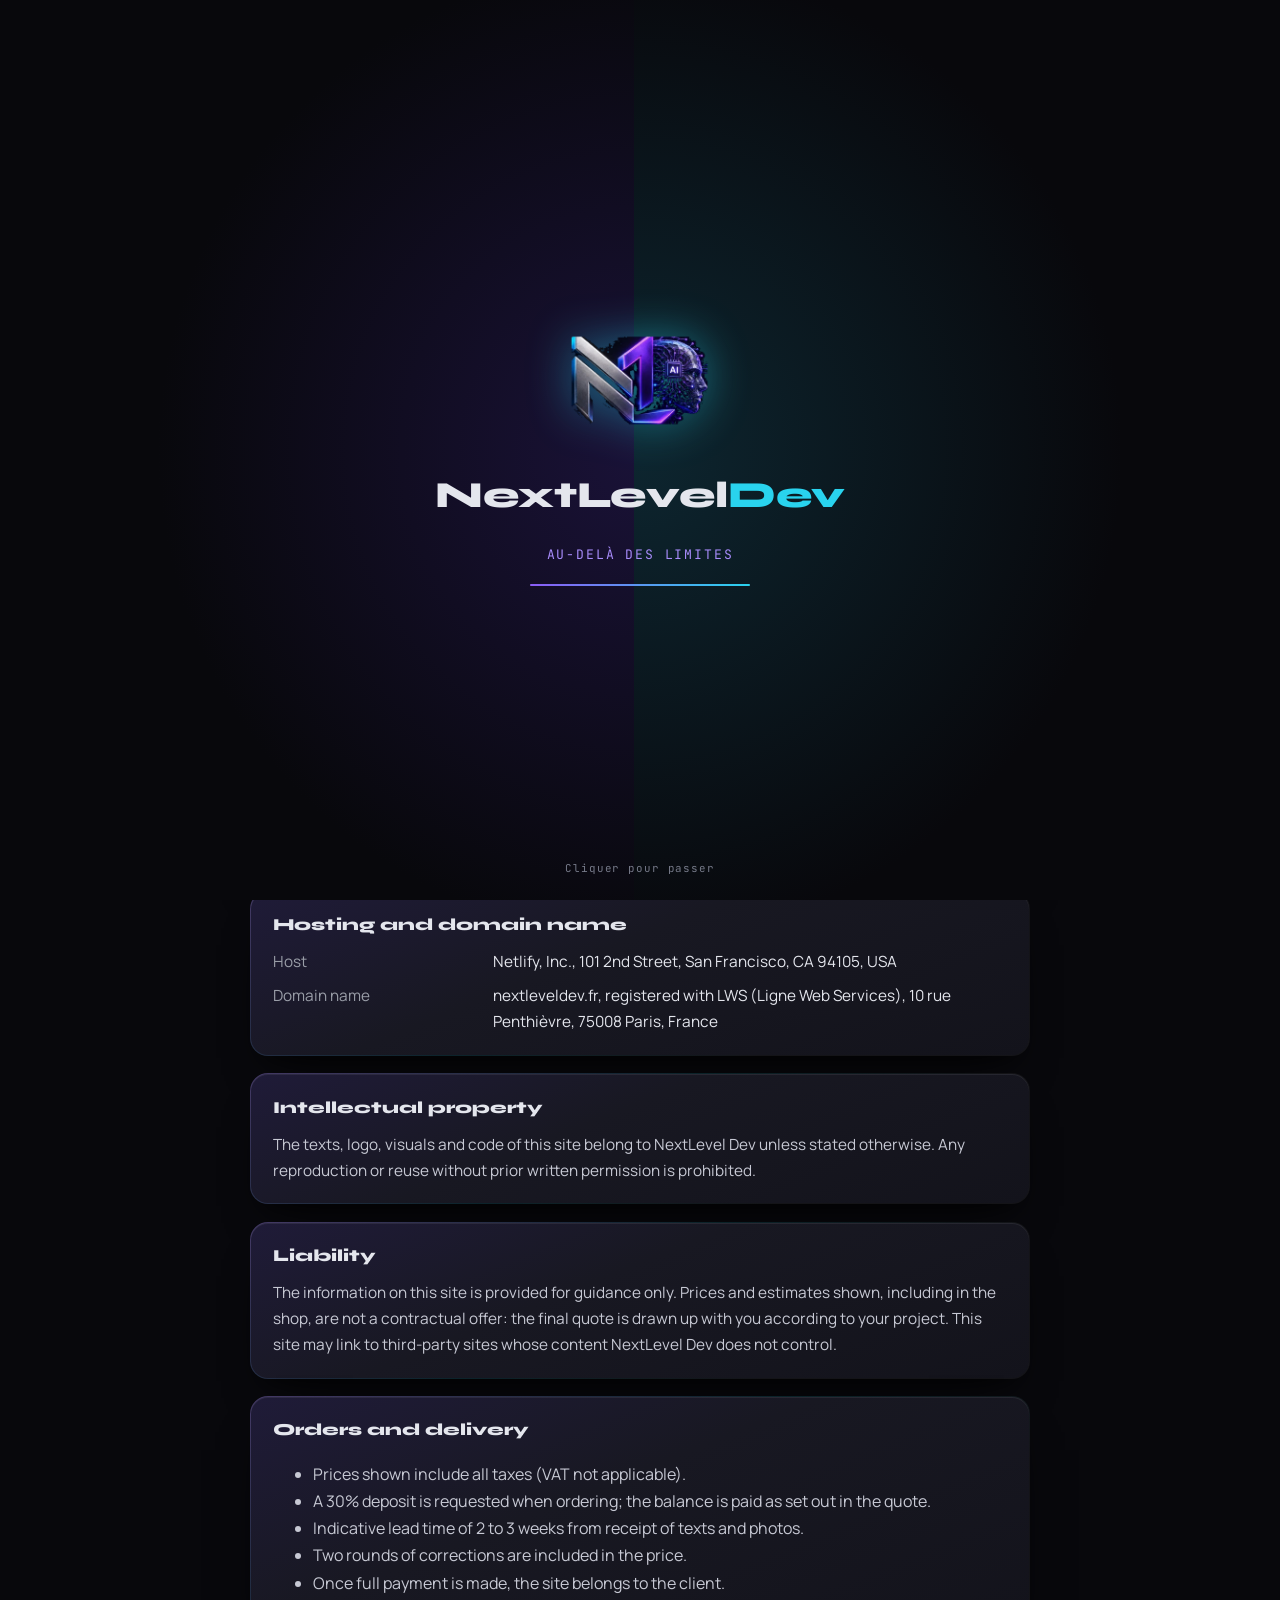
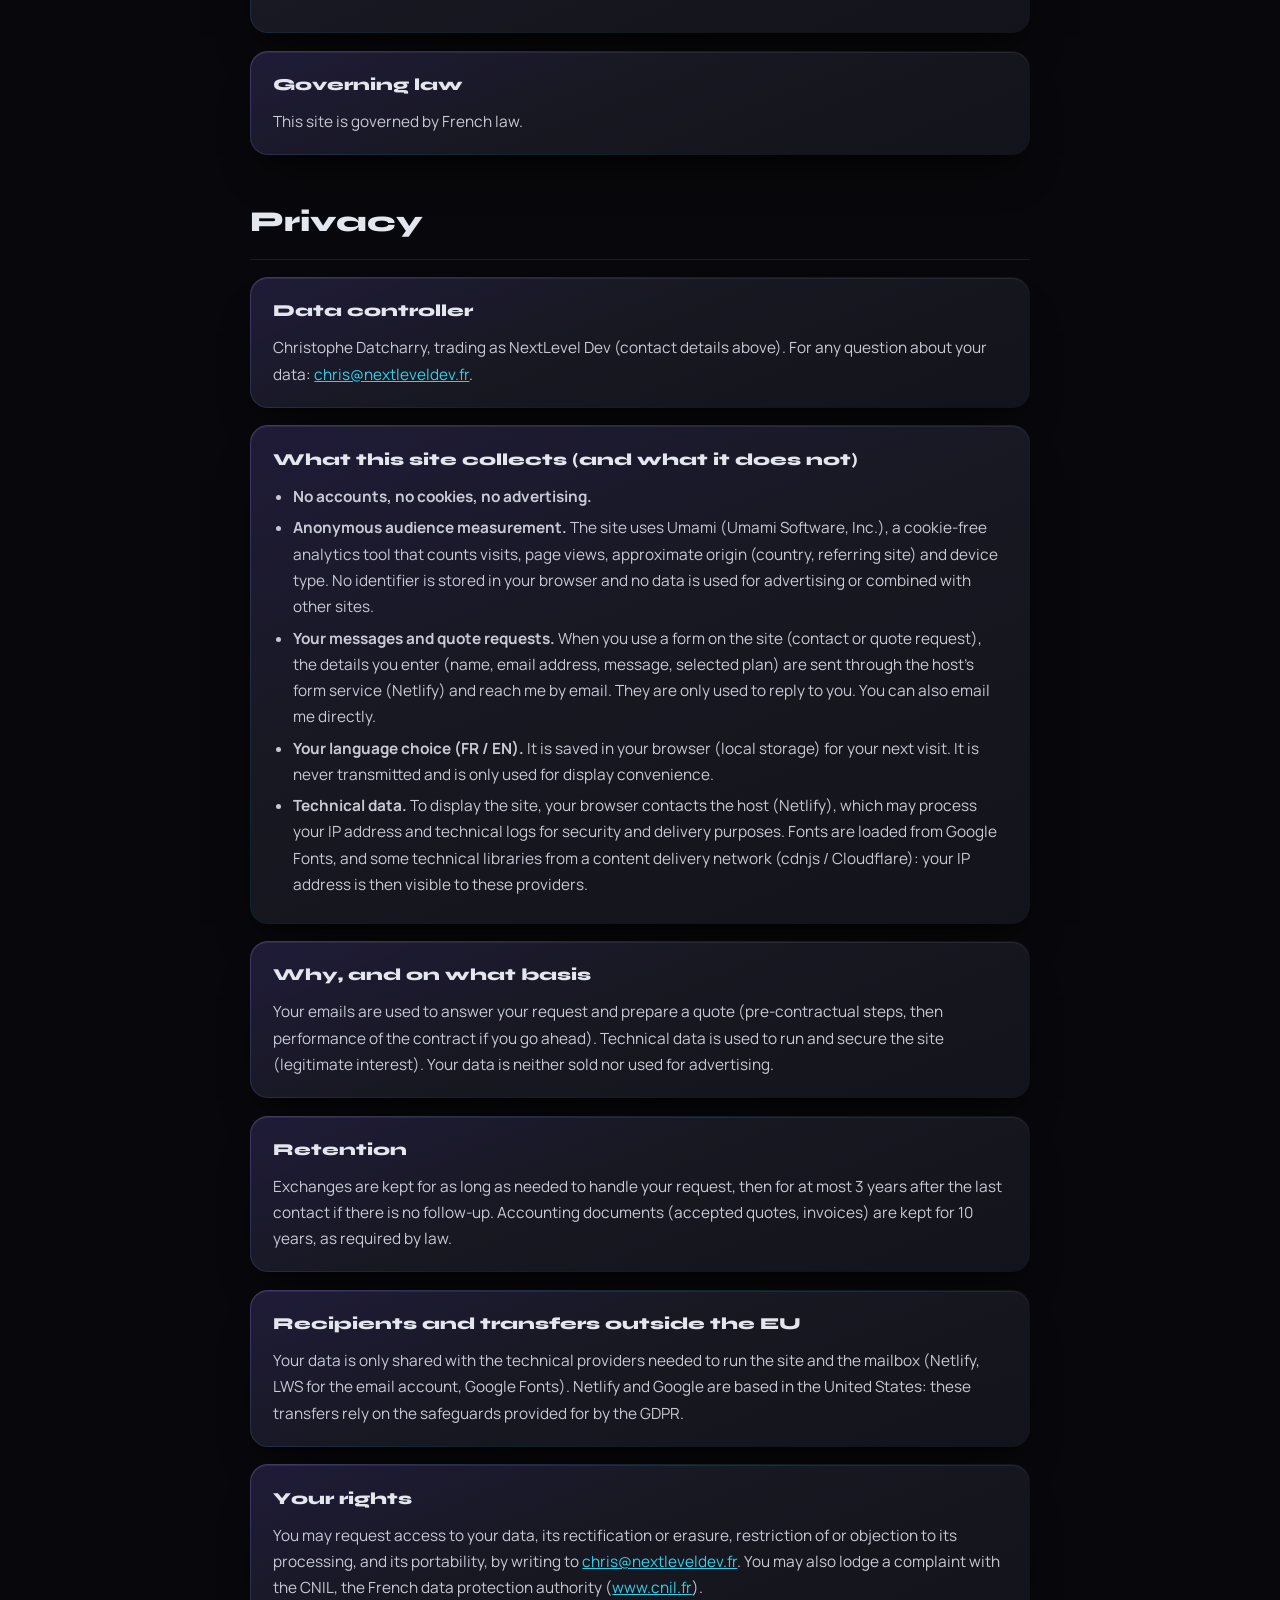
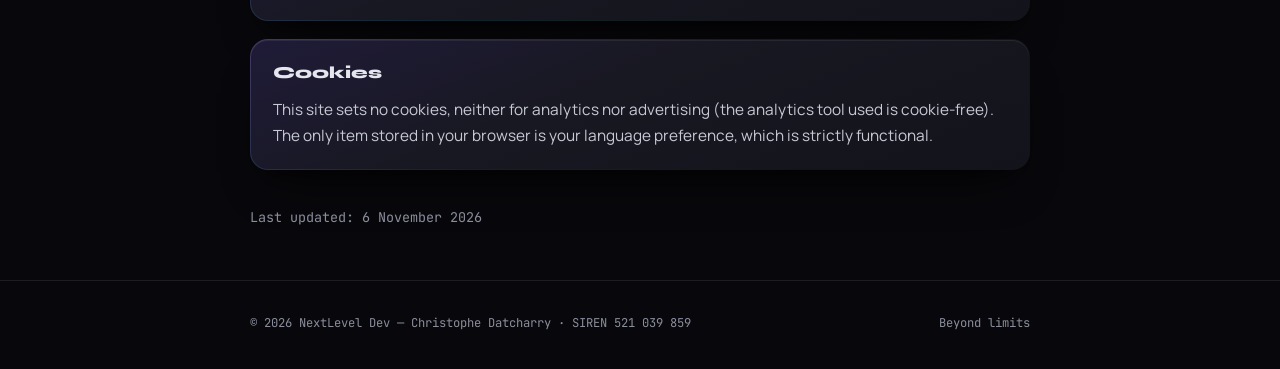
<file: mentions-legales.html>
<!doctype html>
<html lang="fr">
<head>
<meta charset="utf-8">
<meta name="viewport" content="width=device-width, initial-scale=1">
<title>Mentions légales &amp; confidentialité — NextLevel Dev</title>
<link rel="preconnect" href="https://fonts.googleapis.com">
<link rel="preconnect" href="https://fonts.gstatic.com" crossorigin>
<link href="https://fonts.googleapis.com/css2?family=Syne:wght@700;800&family=JetBrains+Mono:wght@400;500;600&family=Manrope:wght@400;500;600;700&display=swap" rel="stylesheet">
<style>
  :root {
    --bg: #08080c;
    --bg-card: #17171f;
    --line: rgba(255,255,255,0.09);
    --line-soft: rgba(255,255,255,0.05);
    --chrome: #e4e6ed;
    --chrome-dim: #9a9ea8;
    --text: #c7c9d4;
    --text-dim: #8a8e9c;
    --violet: #8b5cf6;
    --cyan: #29d3ee;
    --cyan-dim: #1aa8bd;
    --focus: #a78bfa;
  }
  * { box-sizing: border-box; }
  html { background: var(--bg); }
  body {
    margin: 0; background: var(--bg); color: var(--text);
    font-family: 'Manrope', -apple-system, BlinkMacSystemFont, 'Segoe UI', sans-serif;
    font-size: 16px; line-height: 1.7; -webkit-font-smoothing: antialiased;
  }
  a { color: var(--cyan); }
  a:hover { color: var(--chrome); }
  :focus-visible { outline: 2px solid var(--focus); outline-offset: 3px; }
  h1, h2, h3 { font-family: 'Syne', 'Manrope', sans-serif; color: var(--chrome); font-weight: 800; margin: 0; text-wrap: balance; }
  .mono { font-family: 'JetBrains Mono', ui-monospace, monospace; }
  .wrap { max-width: 860px; margin: 0 auto; padding: 0 clamp(1.25rem, 4vw, 2.5rem); }

  .nav { position: sticky; top: 0; z-index: 40; background: rgba(8,8,12,0.86); backdrop-filter: blur(10px); border-bottom: 1px solid var(--line); }
  .nav-inner { display: flex; align-items: center; justify-content: space-between; gap: 1rem; padding: 0.85rem clamp(1.25rem, 4vw, 2.5rem); max-width: 1140px; margin: 0 auto; }
  .brand { display: flex; align-items: center; gap: 0.65rem; text-decoration: none; }
  .brand img { width: 34px; height: 34px; border-radius: 7px; }
  .brand-name { font-family: 'Syne', sans-serif; font-weight: 800; font-size: 1.02rem; color: var(--chrome); }
  .brand-name span { color: var(--cyan); }
  .nav-right { display: flex; align-items: center; gap: 0.7rem; }
  .lang-switch { display: inline-flex; border: 1px solid var(--line); border-radius: 8px; overflow: hidden; font-family: 'JetBrains Mono', ui-monospace, monospace; font-size: 0.78rem; }
  .lang-switch button { background: transparent; color: var(--text-dim); border: 0; padding: 0.5em 0.8em; cursor: pointer; font: inherit; transition: color .15s ease; }
  .lang-switch button:hover { color: var(--chrome); }
  .lang-switch button[aria-pressed="true"] { background: linear-gradient(135deg, var(--violet), var(--cyan-dim)); color: #08080c; font-weight: 600; }
  .btn-ghost { font-family: 'JetBrains Mono', monospace; font-size: 0.82rem; padding: 0.62em 1.15em; border-radius: 8px; border: 1px solid var(--line); color: var(--chrome-dim); text-decoration: none; white-space: nowrap; }
  .btn-ghost:hover { border-color: var(--cyan); color: var(--chrome); }

  header.page-head { padding: clamp(2.4rem, 6vw, 3.6rem) 0 1.2rem; }
  .eyebrow { font-family: 'JetBrains Mono', ui-monospace, monospace; font-size: 0.78rem; letter-spacing: 0.14em; text-transform: uppercase; color: var(--cyan); }
  header.page-head h1 { font-size: clamp(1.9rem, 4.2vw, 2.7rem); margin-top: 0.7rem; }
  header.page-head p { color: var(--text-dim); margin: 0.8rem 0 0; }
  .toc { display: flex; flex-wrap: wrap; gap: 0.6rem; margin-top: 1.4rem; }
  .toc a { font-family: 'JetBrains Mono', monospace; font-size: 0.8rem; text-decoration: none; border: 1px solid var(--line); border-radius: 999px; padding: 0.4em 1em; color: var(--chrome-dim); }
  .toc a:hover { border-color: var(--cyan); color: var(--chrome); }

  section.doc { padding: 2.2rem 0 0.5rem; scroll-margin-top: 5rem; }
  section.doc > h2 { font-size: clamp(1.4rem, 3vw, 1.8rem); padding-bottom: 0.7rem; border-bottom: 1px solid var(--line); }
  .card { background: var(--bg-card); border: 1px solid var(--line); border-radius: 14px; padding: 1.2rem 1.4rem; margin-top: 1.1rem; }
  .card h3 { font-size: 1.05rem; margin-bottom: 0.6rem; }
  .card p { margin: 0.5rem 0 0; font-size: 0.96rem; }
  .card p:first-of-type { margin-top: 0; }
  dl { margin: 0; display: grid; grid-template-columns: minmax(130px, 200px) 1fr; gap: 0.5rem 1.2rem; font-size: 0.96rem; }
  dt { color: var(--chrome-dim); }
  dd { margin: 0; color: var(--chrome); overflow-wrap: anywhere; }
  ul.plain { margin: 0.5rem 0 0; padding-left: 1.2rem; font-size: 0.96rem; }
  ul.plain li { margin: 0.35rem 0; }
  .updated { color: var(--text-dim); font-size: 0.84rem; margin-top: 1.8rem; font-family: 'JetBrains Mono', monospace; }

  footer { border-top: 1px solid var(--line); margin-top: 3.2rem; padding: 2rem 0 2.2rem; }
  .foot-bottom { display: flex; justify-content: space-between; flex-wrap: wrap; gap: 0.6rem; font-size: 0.76rem; color: var(--text-dim); font-family: 'JetBrains Mono', monospace; }

  html[lang="fr"] .en { display: none !important; }
  html[lang="en"] .fr { display: none !important; }

  @media (max-width: 640px) {
    dl { grid-template-columns: 1fr; gap: 0.1rem; }
    dd { margin-bottom: 0.7rem; }
    .brand-name { display: none; }
  }
</style>
<link rel="stylesheet" href="assets/letters.css">
<script defer src="https://cloud.umami.is/script.js" data-website-id="9d1f5cf3-93de-4ce5-8c79-342e6d58c234"></script>
<link rel="stylesheet" href="assets/cards.css">
<link rel="stylesheet" href="assets/bg.css">
<link rel="stylesheet" href="assets/smooth.css">
<link rel="stylesheet" href="assets/season.css">
<link rel="stylesheet" href="assets/portal.css">
</head>
<body>
<script src="assets/intro.js"></script>

<nav class="nav">
  <div class="nav-inner">
    <a class="brand" href="index.html">
      <img src="[data-uri]" alt="NextLevel Dev" width="34" height="34">
      <span class="brand-name">NextLevel<span>Dev</span></span>
    </a>
    <div class="nav-right">
      <div class="lang-switch" role="group" aria-label="Langue / Language">
        <button type="button" data-lang="fr" aria-pressed="true">FR</button>
        <button type="button" data-lang="en" aria-pressed="false">EN</button>
      </div>
      <a class="btn-ghost" href="index.html"><span class="fr">← Retour au site</span><span class="en">← Back to the site</span></a>
    </div>
  </div>
</nav>

<main class="wrap">
  <header class="page-head">
    <div class="eyebrow"><span class="fr">Informations légales</span><span class="en">Legal information</span></div>
    <h1><span class="fr">Mentions légales &amp; confidentialité</span><span class="en">Legal notice &amp; privacy</span></h1>
    <p class="fr">Qui édite ce site, qui l'héberge, et ce qu'il advient de vos données.</p>
    <p class="en">Who publishes this site, who hosts it, and what happens to your data.</p>
    <nav class="toc" aria-label="Sommaire">
      <a href="#mentions"><span class="fr">Mentions légales</span><span class="en">Legal notice</span></a>
      <a href="#confidentialite"><span class="fr">Politique de confidentialité</span><span class="en">Privacy policy</span></a>
    </nav>
  </header>

  <!-- ===================== FRANÇAIS ===================== -->
  <div class="fr">
    <section class="doc" id="mentions">
      <h2>Mentions légales</h2>

      <div class="card">
        <h3>Éditeur du site</h3>
        <dl>
          <dt>Nom commercial</dt><dd>NextLevel Dev</dd>
          <dt>Statut</dt><dd>Entreprise individuelle (micro-entrepreneur) de Christophe Datcharry</dd>
          <dt>SIREN</dt><dd>521 039 859</dd>
          <dt>Adresse</dt><dd>Béhasque-Lapiste (64), près de Saint-Palais, France</dd>
          <dt>Email</dt><dd><a href="mailto:chris@nextleveldev.fr">chris@nextleveldev.fr</a></dd>
          <dt>TVA</dt><dd>TVA non applicable, article 293 B du CGI</dd>
          <dt>Directeur de la publication</dt><dd>Christophe Datcharry</dd>
        </dl>
      </div>

      <div class="card">
        <h3>Hébergement et nom de domaine</h3>
        <dl>
          <dt>Hébergeur</dt><dd>Netlify, Inc., 101 2nd Street, San Francisco, CA 94105, États-Unis</dd>
          <dt>Nom de domaine</dt><dd>nextleveldev.fr, enregistré chez LWS (Ligne Web Services), 10 rue Penthièvre, 75008 Paris</dd>
        </dl>
      </div>

      <div class="card">
        <h3>Propriété intellectuelle</h3>
        <p>Les textes, le logo, les visuels et le code de ce site sont la propriété de NextLevel Dev, sauf mention contraire. Toute reproduction ou réutilisation sans autorisation écrite préalable est interdite.</p>
      </div>

      <div class="card">
        <h3>Responsabilité</h3>
        <p>Les informations de ce site sont données à titre indicatif. Les tarifs et estimations affichés, y compris dans la boutique, ne constituent pas une offre contractuelle : le devis final est établi avec vous selon votre projet. Ce site peut contenir des liens vers des sites tiers dont NextLevel Dev ne maîtrise pas le contenu.</p>
      </div>

      <div class="card">
        <h3>Commande et réalisation</h3>
        <ul>
          <li>Prix indiqués toutes taxes comprises (TVA non applicable).</li>
          <li>Un acompte de 30 % est demandé à la commande ; le solde est réglé selon les modalités du devis.</li>
          <li>Délai indicatif de 2 à 3 semaines à compter de la réception des textes et des photos.</li>
          <li>Deux séries de corrections sont incluses dans le prix.</li>
          <li>Une fois le paiement complet réglé, le site appartient au client.</li>
        </ul>
      </div>

      <div class="card">
        <h3>Droit applicable</h3>
        <p>Le présent site est soumis au droit français.</p>
      </div>
    </section>

    <section class="doc" id="confidentialite">
      <h2>Politique de confidentialité</h2>

      <div class="card">
        <h3>Responsable du traitement</h3>
        <p>Christophe Datcharry, exerçant sous le nom NextLevel Dev (coordonnées ci-dessus). Pour toute question sur vos données : <a href="mailto:chris@nextleveldev.fr">chris@nextleveldev.fr</a>.</p>
      </div>

      <div class="card">
        <h3>Ce que ce site collecte (et ce qu'il ne collecte pas)</h3>
        <ul class="plain">
          <li><b>Pas de compte, pas de cookies, pas de publicité.</b></li>
          <li><b>Mesure d'audience anonyme.</b> Le site utilise Umami (Umami Software, Inc.), un outil de statistiques sans cookie qui compte les visites, les pages vues, la provenance approximative (pays, site référent) et le type d'appareil. Aucun identifiant n'est stocké dans votre navigateur et aucune donnée n'est utilisée à des fins publicitaires ni recoupée avec d'autres sites.</li>
          <li><b>Vos messages et demandes de devis.</b> Lorsque vous utilisez un formulaire du site (contact ou demande de devis), les informations que vous saisissez (nom, adresse email, message, formule choisie) sont transmises via le service de formulaires de l'hébergeur (Netlify) puis m'arrivent par email. Elles ne servent qu'à vous répondre. Vous pouvez aussi m'écrire directement par email.</li>
          <li><b>Votre choix de langue (FR / EN).</b> Il est enregistré dans votre navigateur (stockage local) pour la prochaine visite. Il n'est jamais transmis et ne sert qu'au confort d'affichage.</li>
          <li><b>Données techniques.</b> Pour afficher le site, votre navigateur contacte l'hébergeur (Netlify), qui peut traiter votre adresse IP et des journaux techniques à des fins de sécurité et de diffusion. Les polices d'écriture sont chargées depuis Google Fonts, et certaines bibliothèques techniques depuis un réseau de diffusion (cdnjs / Cloudflare) : votre adresse IP est alors visible de ces prestataires.</li>
        </ul>
      </div>

      <div class="card">
        <h3>Pourquoi, et sur quelle base</h3>
        <p>Vos emails sont utilisés pour répondre à votre demande et établir un devis (mesures précontractuelles, puis exécution du contrat si vous donnez suite). Les données techniques servent au bon fonctionnement et à la sécurité du site (intérêt légitime). Vos données ne sont ni vendues ni utilisées pour de la publicité.</p>
      </div>

      <div class="card">
        <h3>Durée de conservation</h3>
        <p>Les échanges sont conservés le temps nécessaire au traitement de votre demande, puis au maximum 3 ans après le dernier contact si aucune suite n'est donnée. Les documents comptables (devis acceptés, factures) sont conservés 10 ans, conformément à la loi.</p>
      </div>

      <div class="card">
        <h3>Destinataires et transferts hors Union européenne</h3>
        <p>Vos données ne sont communiquées qu'aux prestataires techniques nécessaires au fonctionnement du site et de la messagerie (Netlify, LWS pour la boîte email, Google Fonts). Netlify et Google sont établis aux États-Unis : ces transferts reposent sur les garanties prévues par le RGPD.</p>
      </div>

      <div class="card">
        <h3>Vos droits</h3>
        <p>Vous pouvez demander l'accès à vos données, leur rectification, leur effacement, la limitation ou l'opposition à leur traitement, ainsi que leur portabilité, en écrivant à <a href="mailto:chris@nextleveldev.fr">chris@nextleveldev.fr</a>. Vous pouvez également introduire une réclamation auprès de la CNIL (<a href="https://www.cnil.fr" target="_blank" rel="noopener">www.cnil.fr</a>).</p>
      </div>

      <div class="card">
        <h3>Cookies</h3>
        <p>Ce site ne dépose aucun cookie, ni de mesure d'audience ni de publicité (l'outil de statistiques utilisé fonctionne sans cookie). Le seul élément enregistré dans votre navigateur est votre préférence de langue, strictement fonctionnelle.</p>
      </div>
    </section>

    <p class="updated">Dernière mise à jour : 6 novembre 2026</p>
  </div>

  <!-- ===================== ENGLISH ===================== -->
  <div class="en">
    <section class="doc" id="mentions-en">
      <h2>Legal notice</h2>

      <div class="card">
        <h3>Publisher</h3>
        <dl>
          <dt>Trade name</dt><dd>NextLevel Dev</dd>
          <dt>Status</dt><dd>Sole proprietorship (micro-entrepreneur) of Christophe Datcharry</dd>
          <dt>SIREN (French company ID)</dt><dd>521 039 859</dd>
          <dt>Address</dt><dd>Béhasque-Lapiste (64), near Saint-Palais, France</dd>
          <dt>Email</dt><dd><a href="mailto:chris@nextleveldev.fr">chris@nextleveldev.fr</a></dd>
          <dt>VAT</dt><dd>VAT not applicable, article 293 B of the French Tax Code</dd>
          <dt>Publication director</dt><dd>Christophe Datcharry</dd>
        </dl>
      </div>

      <div class="card">
        <h3>Hosting and domain name</h3>
        <dl>
          <dt>Host</dt><dd>Netlify, Inc., 101 2nd Street, San Francisco, CA 94105, USA</dd>
          <dt>Domain name</dt><dd>nextleveldev.fr, registered with LWS (Ligne Web Services), 10 rue Penthièvre, 75008 Paris, France</dd>
        </dl>
      </div>

      <div class="card">
        <h3>Intellectual property</h3>
        <p>The texts, logo, visuals and code of this site belong to NextLevel Dev unless stated otherwise. Any reproduction or reuse without prior written permission is prohibited.</p>
      </div>

      <div class="card">
        <h3>Liability</h3>
        <p>The information on this site is provided for guidance only. Prices and estimates shown, including in the shop, are not a contractual offer: the final quote is drawn up with you according to your project. This site may link to third-party sites whose content NextLevel Dev does not control.</p>
      </div>

      <div class="card">
        <h3>Orders and delivery</h3>
        <ul>
          <li>Prices shown include all taxes (VAT not applicable).</li>
          <li>A 30% deposit is requested when ordering; the balance is paid as set out in the quote.</li>
          <li>Indicative lead time of 2 to 3 weeks from receipt of texts and photos.</li>
          <li>Two rounds of corrections are included in the price.</li>
          <li>Once full payment is made, the site belongs to the client.</li>
        </ul>
      </div>

      <div class="card">
        <h3>Governing law</h3>
        <p>This site is governed by French law.</p>
      </div>
    </section>

    <section class="doc" id="privacy-en">
      <h2>Privacy policy</h2>

      <div class="card">
        <h3>Data controller</h3>
        <p>Christophe Datcharry, trading as NextLevel Dev (contact details above). For any question about your data: <a href="mailto:chris@nextleveldev.fr">chris@nextleveldev.fr</a>.</p>
      </div>

      <div class="card">
        <h3>What this site collects (and what it does not)</h3>
        <ul class="plain">
          <li><b>No accounts, no cookies, no advertising.</b></li>
          <li><b>Anonymous audience measurement.</b> The site uses Umami (Umami Software, Inc.), a cookie-free analytics tool that counts visits, page views, approximate origin (country, referring site) and device type. No identifier is stored in your browser and no data is used for advertising or combined with other sites.</li>
          <li><b>Your messages and quote requests.</b> When you use a form on the site (contact or quote request), the details you enter (name, email address, message, selected plan) are sent through the host's form service (Netlify) and reach me by email. They are only used to reply to you. You can also email me directly.</li>
          <li><b>Your language choice (FR / EN).</b> It is saved in your browser (local storage) for your next visit. It is never transmitted and is only used for display convenience.</li>
          <li><b>Technical data.</b> To display the site, your browser contacts the host (Netlify), which may process your IP address and technical logs for security and delivery purposes. Fonts are loaded from Google Fonts, and some technical libraries from a content delivery network (cdnjs / Cloudflare): your IP address is then visible to these providers.</li>
        </ul>
      </div>

      <div class="card">
        <h3>Why, and on what basis</h3>
        <p>Your emails are used to answer your request and prepare a quote (pre-contractual steps, then performance of the contract if you go ahead). Technical data is used to run and secure the site (legitimate interest). Your data is neither sold nor used for advertising.</p>
      </div>

      <div class="card">
        <h3>Retention</h3>
        <p>Exchanges are kept for as long as needed to handle your request, then for at most 3 years after the last contact if there is no follow-up. Accounting documents (accepted quotes, invoices) are kept for 10 years, as required by law.</p>
      </div>

      <div class="card">
        <h3>Recipients and transfers outside the EU</h3>
        <p>Your data is only shared with the technical providers needed to run the site and the mailbox (Netlify, LWS for the email account, Google Fonts). Netlify and Google are based in the United States: these transfers rely on the safeguards provided for by the GDPR.</p>
      </div>

      <div class="card">
        <h3>Your rights</h3>
        <p>You may request access to your data, its rectification or erasure, restriction of or objection to its processing, and its portability, by writing to <a href="mailto:chris@nextleveldev.fr">chris@nextleveldev.fr</a>. You may also lodge a complaint with the CNIL, the French data protection authority (<a href="https://www.cnil.fr" target="_blank" rel="noopener">www.cnil.fr</a>).</p>
      </div>

      <div class="card">
        <h3>Cookies</h3>
        <p>This site sets no cookies, neither for analytics nor advertising (the analytics tool used is cookie-free). The only item stored in your browser is your language preference, which is strictly functional.</p>
      </div>
    </section>

    <p class="updated">Last updated: 6 November 2026</p>
  </div>
</main>

<footer>
  <div class="wrap">
    <div class="foot-bottom">
      <span>© 2026 NextLevel Dev — Christophe Datcharry · SIREN 521 039 859</span>
      <span><span class="fr">Au-delà des limites</span><span class="en">Beyond limits</span></span>
    </div>
  </div>
</footer>

<script>
(function () {
  var root = document.documentElement;
  var titles = { fr: 'Mentions légales & confidentialité — NextLevel Dev', en: 'Legal notice & privacy — NextLevel Dev' };
  var buttons = Array.prototype.slice.call(document.querySelectorAll('.lang-switch button'));
  function stored() { try { return localStorage.getItem('nld-lang'); } catch (e) { return null; } }
  function save(l) { try { localStorage.setItem('nld-lang', l); } catch (e) {} }
  function initial() {
    var s = stored();
    if (s === 'fr' || s === 'en') return s;
    return (navigator.language || 'fr').toLowerCase().indexOf('fr') === 0 ? 'fr' : 'en';
  }
  function setLang(l, persist) {
    root.lang = l;
    document.title = titles[l];
    buttons.forEach(function (b) { b.setAttribute('aria-pressed', b.getAttribute('data-lang') === l ? 'true' : 'false'); });
    var toc = document.querySelectorAll('.toc a');
    if (toc.length === 2) {
      toc[0].setAttribute('href', l === 'en' ? '#mentions-en' : '#mentions');
      toc[1].setAttribute('href', l === 'en' ? '#privacy-en' : '#confidentialite');
    }
    if (persist) save(l);
  }
  buttons.forEach(function (b) { b.addEventListener('click', function () { setLang(b.getAttribute('data-lang'), true); }); });
  setLang(initial(), false);
})();
</script>
<script src="assets/lenis.min.js"></script>
<script src="assets/smooth.js"></script>
<script src="assets/bg.js"></script>
<script src="assets/letters.js"></script>
<script src="assets/portal.js" defer></script>
<script src="assets/season.js" defer></script>
</body>
</html>
</file>
<file: assets/fx.css>
/* NextLevel Dev — mouvement de la landing : entrées en cascade, flottement, parallaxe croisée, inclinaison 3D.
   Actif uniquement si html.fx-on (pas de reduced-motion). Les valeurs --py / --rx / --ry sont lissées par fx.js. */
@keyframes fxFloat { 0%,100% { translate: 0 0; } 50% { translate: 0 -9px; } }
@keyframes shotPulse { 0%,100% { opacity: .55; transform: scale(1); } 50% { opacity: 1; transform: scale(1.06); } }
@keyframes shotRise { 0%,100% { transform: scaleY(.82); } 50% { transform: scaleY(1); } }
@keyframes shotSlide { 0%,100% { transform: translateX(0); } 50% { transform: translateX(6px); } }

.fx-progress { position: fixed; top: 0; left: 0; height: 2px; width: 100%; z-index: 100; transform-origin: 0 50%; transform: scaleX(var(--fx-p, 0)); background: linear-gradient(90deg, var(--violet), var(--cyan)); pointer-events: none; }

.fx-on .fx-card { position: relative; }
.fx-on .fx-card::after {
  content: ""; position: absolute; inset: 0; border-radius: inherit; pointer-events: none;
  background: radial-gradient(420px circle at var(--mx, 50%) var(--my, 0%), rgba(139,92,246,.2), transparent 55%);
  opacity: 0; transition: opacity .3s ease;
}
.fx-on .fx-card:hover::after { opacity: 1; }

/* entrée : depuis la gauche / le bas / la droite, avec un léger basculement 3D */
.fx-on .fx-card:not(.fx-in) { opacity: 0; translate: var(--ex, 0px) 56px; rotate: 1 0 0 14deg; scale: .94; }
.fx-on .fx-card.fx-in {
  opacity: 1; translate: 0 0; rotate: 1 0 0 0deg; scale: 1;
  transform: translate3d(0, var(--py, 0px), 0);
  transition: opacity .8s ease, translate 1s cubic-bezier(.2,.7,.2,1), rotate 1s cubic-bezier(.2,.7,.2,1), scale 1s cubic-bezier(.2,.7,.2,1), --ea .35s ease, --eb .35s ease, box-shadow .35s ease;
  transition-delay: var(--fx-delay, 0s), var(--fx-delay, 0s), var(--fx-delay, 0s), var(--fx-delay, 0s), 0s, 0s, 0s;
}
/* régime établi : flottement CSS (sur le GPU) + parallaxe et inclinaison lissées par JS */
.fx-on .fx-card.fx-live {
  transition: --ea .35s ease, --eb .35s ease, box-shadow .35s ease;
  transition-delay: 0s;
  transform: translate3d(0, var(--py, 0px), 0) perspective(900px) rotateX(calc(var(--ry, 0) * 1deg)) rotateY(calc(var(--rx, 0) * 1deg));
  animation: fxFloat var(--fx-dur, 7s) ease-in-out var(--fx-off, 0s) infinite;
}
.fx-on .fx-card.fx-live:hover { box-shadow: 0 1px 0 rgba(255,255,255,.1) inset, calc(var(--tx, 0) * -16px) calc(40px + var(--ty, 0) * -12px) 70px -26px rgba(139,92,246,.55), 0 16px 26px -12px rgba(0,0,0,.7); }
.fx-on .fx-card.fx-paused { animation-play-state: paused; }

/* titres qui grossissent / rétrécissent au scroll */
.fx-on .section-head h2 { transform-origin: 0 60%; scale: var(--hs, 1); }
.fx-on .section-head p { opacity: var(--ho, 1); }
.fx-on .hero h1 { transform-origin: 0 50%; }
.fx-on .hero-copy-fx { translate: 0 var(--hy, 0px); }
.fx-on .hero-art-frame { box-shadow: 0 40px 80px -30px rgba(139,92,246,.5), 0 18px 30px -16px rgba(0,0,0,.8); }

/* aperçus de projets */
.work-shot {
  margin: -0.4rem -0.4rem 1.1rem; border-radius: 12px; overflow: hidden;
  border: 1px solid var(--line); background: #0b0b12;
  box-shadow: 0 16px 30px -14px rgba(0,0,0,.85);
}
.fx-on .work-shot { transform: translateZ(34px); }
.shot-bar { display: flex; align-items: center; gap: 5px; padding: 6px 9px; background: #12121c; border-bottom: 1px solid var(--line); }
.shot-bar i { width: 7px; height: 7px; border-radius: 50%; background: #3a3a4a; }
.shot-bar i:nth-child(1) { background: #ff5f57; } .shot-bar i:nth-child(2) { background: #febc2e; } .shot-bar i:nth-child(3) { background: #28c840; }
.shot-bar span { margin-left: 8px; flex: 1; font: 600 .6rem 'JetBrains Mono', monospace; color: var(--text-dim); background: #0b0b12; border-radius: 4px; padding: 2px 8px; overflow: hidden; white-space: nowrap; text-overflow: ellipsis; }
.work-shot svg, .work-shot img { display: block; width: 100%; height: auto; }
.fx-on .shot-pulse { animation: shotPulse 3.6s ease-in-out infinite; transform-box: fill-box; transform-origin: center; }
.fx-on .shot-bars rect { animation: shotRise 3s ease-in-out infinite; transform-box: fill-box; transform-origin: bottom; }
.fx-on .shot-bars rect:nth-child(2n) { animation-delay: -1s; } .fx-on .shot-bars rect:nth-child(3n) { animation-delay: -2s; }
.fx-on .shot-slide { animation: shotSlide 4s ease-in-out infinite; }

@media (max-width: 860px) { .fx-on .fx-card:not(.fx-in) { translate: 0 40px; } }
</file>
<file: assets/letters.css>
/* NextLevel Dev — lettres en « hyper-vitesse » : elles jaillissent d'un point de fuite comme une nuée d'étoiles,
   étirées en traînées, puis se posent à leur place. La vitesse de défilement accentue l'effet.
   Actif uniquement si html.lt-on (pas de reduced-motion). */
html.lt-on, html.lt-on body { overflow-x: clip; }
.lt-on .lt-w { display: inline-block; white-space: nowrap; }
.lt-on .lt {
  display: inline-block;
  pointer-events: none;
  opacity: 0;
  color: var(--lc, inherit);
  text-shadow: 0 0 .55em var(--lc, transparent);
  transform: translate3d(var(--tx, 0px), var(--ty, 0px), 0) rotate(var(--sa, 0deg)) scale(var(--sx, .1), var(--sy, .1)) rotate(calc(var(--sa, 0deg) * -1));
}
.lt-on .lt-warm .lt { will-change: transform, opacity; }
.lt-on .lt-in .lt {
  opacity: 1;
  color: inherit;
  text-shadow: 0 0 0 transparent;
  transform: translate3d(0, 0, 0) rotate(var(--sa, 0deg)) scale(1, 1) rotate(calc(var(--sa, 0deg) * -1));
  transition: transform var(--dur, 1.3s) cubic-bezier(.07,.78,.1,1) var(--ld, 0s),
              opacity .3s ease-out var(--ld, 0s),
              text-shadow 1.2s ease-out var(--ld, 0s),
              color 1.5s ease-out var(--ld, 0s);
}
/* dégradé aux couleurs du site : titre d'accueil (.grad) + dernier mot des titres (.lt-acc) */
.lt-on .grad .lt, .lt-on .lt-acc {
  background: linear-gradient(100deg, var(--chrome) 10%, var(--violet-2) 55%, var(--cyan) 90%);
  background-size: calc(var(--gn, 2) * 100%) 100%;
  background-position: calc(var(--gi, 0) / (var(--gn, 2) - 1) * 100%) 0;
  -webkit-background-clip: text; background-clip: text; color: transparent;
}
.lt-on .lt-in .grad .lt, .lt-on .lt-in .lt.lt-acc { color: transparent; }
</file>
<file: assets/cards.css>
/* NextLevel Dev — habillage des cartes : verre sombre teinté, bord dégradé qui s'illumine, ombres en relief. Toutes les pages. */
@property --ea { syntax: '<color>'; inherits: true; initial-value: rgba(167,139,250,.38); }
@property --eb { syntax: '<color>'; inherits: true; initial-value: rgba(41,211,238,.14); }
:root {
  --card-fill: linear-gradient(158deg, #1f1b38 0%, #181822 42%, #13131b 100%);
  --card-shadow: 0 1px 0 rgba(255,255,255,.07) inset, 0 28px 50px -26px rgba(0,0,0,.85), 0 12px 22px -12px rgba(0,0,0,.6);
  --card-glow: 0 1px 0 rgba(255,255,255,.1) inset, 0 40px 70px -28px rgba(139,92,246,.5), 0 16px 26px -12px rgba(0,0,0,.7);
}
.svc-card, .value-card, .work-card, .process-step, .rate-item, .form-card,
.tier-card, .addon-card, .summary, .faq-item, .card {
  border: 1px solid transparent;
  border-radius: 18px;
  background: var(--card-fill) padding-box, linear-gradient(150deg, var(--ea), var(--eb) 45%, rgba(255,255,255,.05) 75%) border-box;
  box-shadow: var(--card-shadow);
  transition: --ea .35s ease, --eb .35s ease, box-shadow .35s ease, transform .3s ease;
}
.svc-card:hover, .value-card:hover, .work-card:hover, .process-step:hover, .rate-item:hover, .form-card:hover,
.tier-card:hover, .addon-card:hover, .summary:hover, .faq-item:hover, .card:hover {
  --ea: rgba(167,139,250,.95); --eb: rgba(41,211,238,.55);
  box-shadow: var(--card-glow);
}
/* léger soulèvement au survol (la landing gère déjà l'inclinaison 3D elle-même) */
.tier-card:not(.fx-card):hover, .addon-card:not(.fx-card):hover, .faq-item:not(.fx-card):hover, .card:not(.fx-card):hover { transform: translateY(-5px); }
.svc-card:hover { transform: none; }

.faq-item, .process-step { padding: 1.5rem 1.4rem; }
.addon-card { border-radius: 14px; }

/* bandeaux soudés → vraies cartes séparées et flottantes */
.value-grid, .rate-grid { gap: 1.1rem; background: none; border: 0; border-radius: 0; overflow: visible; }
.value-grid .value-card, .rate-item { border-radius: 18px; }
.rate-grid { margin-top: 1.4rem; }

.process-num { background: linear-gradient(135deg, var(--violet), var(--cyan-dim)); color: #08080c; border-color: transparent; font-weight: 700; box-shadow: 0 8px 18px -6px rgba(139,92,246,.7); }
.rate-price { background: linear-gradient(100deg, var(--chrome), var(--violet-2) 60%, var(--cyan)); -webkit-background-clip: text; background-clip: text; color: transparent; }
.rate-price span { -webkit-text-fill-color: var(--text-dim); }

/* états de la boutique */
.tier-card.featured { --ea: rgba(167,139,250,.9); --eb: rgba(139,92,246,.35); box-shadow: var(--card-glow); }
.tier-card.selected, .addon-card.selected { --ea: rgba(41,211,238,.95); --eb: rgba(41,211,238,.4); border-color: transparent;
  box-shadow: 0 1px 0 rgba(255,255,255,.1) inset, 0 34px 60px -28px rgba(41,211,238,.5), 0 14px 24px -12px rgba(0,0,0,.7); }
.addon-card.selected { background: linear-gradient(158deg, #12262d, #13131b 70%) padding-box, linear-gradient(150deg, var(--ea), var(--eb) 55%, rgba(255,255,255,.05)) border-box; }
.summary { box-shadow: var(--card-glow); }

/* bandeau d'appel à l'action */
.cta-banner {
  border: 1px solid transparent; border-radius: 22px;
  background:
    radial-gradient(circle at 12% 18%, rgba(139,92,246,.28), transparent 52%),
    radial-gradient(circle at 88% 82%, rgba(41,211,238,.22), transparent 52%),
    linear-gradient(#15151e, #15151e) padding-box,
    linear-gradient(130deg, rgba(167,139,250,.85), rgba(41,211,238,.45) 50%, rgba(255,255,255,.06)) border-box;
  box-shadow: 0 1px 0 rgba(255,255,255,.08) inset, 0 40px 80px -34px rgba(139,92,246,.55), 0 16px 28px -14px rgba(0,0,0,.7);
}
.strip { background: rgba(18,18,24,.55); }
.bg-on body { background: transparent; }

/* boutons : lueur */
.btn-primary, a.btn:not(.btn-ghost) { box-shadow: 0 14px 28px -12px rgba(139,92,246,.7); }
</file>
<file: assets/bg.css>
.bg-code { position: fixed; inset: 0; width: 100%; height: 100%; z-index: -1; pointer-events: none; }
</file>
<file: assets/smooth.css>
html.lenis, html.lenis body { height: auto; }
.lenis.lenis-smooth { scroll-behavior: auto !important; }
.lenis.lenis-smooth [data-lenis-prevent] { overscroll-behavior: contain; }
.lenis.lenis-stopped { overflow: clip; }
.lenis.lenis-scrolling iframe { pointer-events: none; }
</file>
<file: assets/offer.css>
/* Offre de lancement + prix : styles partagés (accueil + boutique) */
.launch-bar { background: linear-gradient(90deg, rgba(139,92,246,.28), rgba(34,211,238,.18)); border-bottom: 1px solid rgba(139,92,246,.45); color: var(--chrome, #e8e8f0); font-size: .85rem; line-height: 1.45; }
.launch-bar .wrap { display: flex; align-items: center; justify-content: center; gap: .5rem 1rem; flex-wrap: wrap; padding-top: .6rem; padding-bottom: .6rem; text-align: center; }
.launch-bar a { color: var(--cyan, #22d3ee); text-decoration: underline; text-underline-offset: 3px; white-space: nowrap; }
.launch-off [data-launch-only] { display: none !important; }
html:not(.launch-off) [data-normal-only] { display: none !important; }
.price-old { text-decoration: line-through; text-decoration-thickness: 1.5px; color: var(--text-dim, #a3a3b8); font-size: .72em; margin-right: .45em; white-space: nowrap; }
.price-new { color: var(--cyan, #22d3ee); }
.price-month { display: block; font-family: 'Manrope', sans-serif; font-size: .74rem; color: var(--text-dim, #a3a3b8); margin-top: .2rem; }
.price-month .price-old { font-size: 1em; }
.vat-line { font-family: 'JetBrains Mono', monospace; font-size: .72rem; color: var(--text-dim, #a3a3b8); margin: .9rem 0 0; }
.places-pill { display: inline-block; font-family: 'JetBrains Mono', monospace; font-size: .74rem; color: #08080c; background: linear-gradient(90deg, #8b5cf6, #22d3ee); border-radius: 999px; padding: .25em .85em; font-weight: 600; }
.launch-box { border: 1px solid rgba(139,92,246,.5); border-radius: 16px; background: var(--bg-raised, #101018); padding: clamp(1.3rem, 3vw, 2rem); margin: 0 0 1.6rem; box-shadow: 0 0 0 1px rgba(139,92,246,.12) inset, 0 24px 60px -30px rgba(139,92,246,.5); }
.launch-box h2 { font-size: 1.35rem; margin: .7rem 0 .6rem; }
.launch-box > p { color: var(--text-dim, #a3a3b8); margin: 0 0 1.1rem; max-width: 62ch; }
.launch-rows { display: grid; gap: .6rem; margin: 0 0 1.1rem; }
.launch-row { display: flex; align-items: center; justify-content: space-between; gap: .8rem 1rem; flex-wrap: wrap; border: 1px solid var(--line, #22222e); border-radius: 12px; padding: .75rem 1rem; background: var(--bg-card, #0c0c14); }
.launch-row b { font-family: 'Syne', sans-serif; font-size: 1rem; }
.launch-row .lp { font-family: 'JetBrains Mono', monospace; font-size: 1.05rem; margin-left: auto; text-align: right; }
.launch-row .lp small { display: block; font-family: 'Manrope', sans-serif; font-size: .72rem; color: var(--text-dim, #a3a3b8); }
.launch-row .btn { white-space: normal; text-align: center; line-height: 1.3; }
.launch-terms { list-style: none; margin: 0; padding: 1rem 0 0; border-top: 1px solid var(--line, #22222e); display: grid; gap: .45rem; font-size: .84rem; color: var(--text-dim, #a3a3b8); }
.launch-terms li { display: flex; gap: .55rem; }
.launch-terms li::before { content: "→"; color: var(--cyan, #22d3ee); flex-shrink: 0; }
.launch-note { font-size: .82rem; color: var(--text-dim, #a3a3b8); margin: 0 0 1.1rem; }
.svc-price span .price-old, .tier-price span .price-old { font-size: 1em; }
</file>
<file: assets/season.css>
/* Thème du mois : scène illustrée animée dans le header (voir season.js) */
.season-bar { position: relative; z-index: 45; height: 6.4em; font-size: 16px; overflow: hidden; background: linear-gradient(180deg, var(--sky1, #08080c) 0%, var(--sky2, #1a1040) 100%); border-bottom: 1px solid rgba(255,255,255,.08); isolation: isolate; }
.season-bar::before { content: ''; position: absolute; left: 0; right: 0; bottom: 0; height: 1px; z-index: 9; background: linear-gradient(90deg, transparent, #22d3ee 25%, #8b5cf6 75%, transparent); opacity: .8; }
.season-bar::after { content: ''; position: absolute; inset: 0; z-index: 7; pointer-events: none; background: linear-gradient(90deg, #08080c 0, rgba(8,8,12,0) 9%, rgba(8,8,12,0) 91%, #08080c 100%), linear-gradient(180deg, rgba(8,8,12,.26) 0, rgba(8,8,12,0) 50%); }
.season-bar svg { display: block; width: 100%; height: auto; overflow: visible; }
.season-bar .st { position: static; }
.ss-ban { position: absolute; top: .4em; left: 0; z-index: 6; display: flex; align-items: center; white-space: nowrap; pointer-events: none; will-change: transform; animation: ssBan var(--bd, 30s) linear var(--bdl, -9s) infinite; }
.ss-ban .bn { display: block; padding: .34rem .95rem .34rem 1.45rem; font-family: 'JetBrains Mono', monospace; font-size: .72rem; font-weight: 600; letter-spacing: .03em; color: #fff; background: linear-gradient(90deg, color-mix(in srgb, var(--season, #8b5cf6) 78%, #08080c), color-mix(in srgb, var(--season, #8b5cf6) 42%, #12121c)); box-shadow: inset 0 0 0 1px rgba(255,255,255,.4), inset 0 -.5rem .8rem -.5rem rgba(0,0,0,.45); clip-path: polygon(0 0, 100% 0, 100% 100%, 0 100%, .7rem 50%); transform-origin: 100% 50%; animation: ssFlag 1.7s ease-in-out infinite alternate; text-shadow: 0 1px 2px rgba(0,0,0,.5); }
.ss-ban .rope { display: block; width: 1.5em; height: 1px; background: #e5e7eb; opacity: .8; }
.ss-ban .pl { display: block; width: 3.1em; line-height: 0; animation: ssBoat 2.4s ease-in-out infinite alternate; }
.ss-ban.sl .pl { width: 7.6em; }
.ss-ban.sl .rope { width: .8em; margin-right: -.4em; }
@keyframes ssBan { from { transform: translateX(-100%); } to { transform: translateX(100vw); } }
@keyframes ssFlag { from { transform: skewY(-2.2deg); } to { transform: skewY(2.2deg); } }
.ss-g { position: absolute; left: 0; right: 0; bottom: 0; z-index: 2; height: 1.6em !important; width: 100%; }
.ss-g.tall { height: 2.3em !important; z-index: 1; }
.ss-g.city { height: 3.7em !important; z-index: 1; }
.ss-i { position: absolute; z-index: 3; line-height: 0; pointer-events: none; }
.ss-i.sky { z-index: 1; }
.ss-i.front { z-index: 5; }
.ss-a { position: absolute; left: 0; z-index: 4; line-height: 0; pointer-events: none; will-change: transform; animation: ssGo var(--d, 30s) linear var(--dl, 0s) infinite; }
.ss-a.rev { animation-name: ssGoR; }
.ss-a.rev .fl { transform: scaleX(-1); }
.ss-a.half-l { animation-name: ssGoL; }
.ss-a.half-r { animation-name: ssGoR2; }
.ss-a.sky { z-index: 1; }
.ss-a .fl { display: block; }
.ss-a .hop { animation: ssHop .62s ease-in-out infinite; }
.ss-a.rev .hop { animation-name: ssHopR; }
.ss-a .bobw { animation: ssBoat 3s ease-in-out infinite alternate; }
@keyframes ssGo { from { transform: translateX(-7em); } to { transform: translateX(calc(100vw + 2em)); } }
@keyframes ssGoR { from { transform: translateX(calc(100vw + 2em)); } to { transform: translateX(-7em); } }
@keyframes ssGoL { 0% { transform: translateX(-7em); opacity: 1; } 88% { opacity: 1; } 100% { transform: translateX(40vw); opacity: 0; } }
@keyframes ssGoR2 { 0% { transform: translateX(calc(100vw + 2em)); opacity: 1; } 88% { opacity: 1; } 100% { transform: translateX(54vw); opacity: 0; } }
@keyframes ssHop { 0%, 100% { transform: translateY(0) rotate(0); } 45% { transform: translateY(-.85em) rotate(-8deg); } }
@keyframes ssHopR { 0%, 100% { transform: scaleX(-1) translateY(0) rotate(0); } 45% { transform: scaleX(-1) translateY(-.85em) rotate(-8deg); } }
@keyframes ssBoat { from { transform: rotate(-3deg) translateY(0); } to { transform: rotate(3deg) translateY(-.12em); } }
/* personnages */
.pp .lg-a, .pp .lg-b, .pp .am-a, .pp .am-b { transform-box: fill-box; transform-origin: 50% 8%; }
.pp.walk .lg-a, .pp.walk .am-b.sw { animation: ssSw .56s ease-in-out infinite alternate; }
.pp.walk .lg-b, .pp.walk .am-a { animation: ssSw .56s ease-in-out infinite alternate-reverse; }
.pp.run .lg-a, .pp.run .am-b.sw { animation: ssRun .3s ease-in-out infinite alternate; }
.pp.run .lg-b, .pp.run .am-a { animation: ssRun .3s ease-in-out infinite alternate-reverse; }
.pp.walk, .pp.run { animation: ssBob .28s ease-in-out infinite alternate; }
.pp.run { animation-duration: .15s; }
.pp .am-h { transform: rotate(-55deg); }
.pp .am-w { animation: ssWave .45s ease-in-out infinite alternate; }
@keyframes ssSw { from { transform: rotate(-23deg); } to { transform: rotate(23deg); } }
@keyframes ssRun { from { transform: rotate(-42deg); } to { transform: rotate(42deg); } }
@keyframes ssBob { from { transform: translateY(0); } to { transform: translateY(-2%); } }
@keyframes ssWave { from { transform: rotate(-160deg); } to { transform: rotate(-125deg); } }
/* petites animations */
.spin { transform-box: fill-box; transform-origin: 50% 50%; animation: ssSpin 1s linear infinite; }
.spin.slow { animation-duration: 40s; }
.flap { transform-box: fill-box; transform-origin: 50% 100%; animation: ssFlap .32s ease-in-out infinite alternate; }
.flapx { transform-box: fill-box; transform-origin: 0 50%; animation: ssFlapX .22s ease-in-out infinite alternate; }
.flapx.r { transform-origin: 100% 50%; }
.sway { transform-box: fill-box; transform-origin: 50% 100%; animation: ssSway 3.2s ease-in-out infinite alternate; }
.swayt { transform-box: fill-box; transform-origin: 50% 0; animation: ssSway 2.6s ease-in-out infinite alternate; }
.blink { animation: ssBlink 1.2s steps(2) infinite; }
.blink.b2 { animation-delay: .4s; } .blink.b3 { animation-delay: .8s; }
.twk { transform-box: fill-box; transform-origin: 50% 50%; animation: ssTwk 1.1s ease-in-out infinite alternate; }
.gal { transform-box: fill-box; transform-origin: 50% 0; animation: ssSw .28s ease-in-out infinite alternate; }
.gal.g2 { animation-direction: alternate-reverse; }
.fw { transform-box: fill-box; transform-origin: 50% 50%; animation: ssFw 2.6s ease-out infinite; }
.drip { animation: ssDrip .7s linear infinite; }
.drip.d2 { animation-delay: .35s; }
.wv { animation: ssWv 5s linear infinite; }
.wv.w2 { animation-duration: 8s; }
.ss-i.cloud { animation: ssCloud 60s linear infinite alternate; }
.ss-i.float { animation: ssFloat 4s ease-in-out infinite alternate; }
@keyframes ssSpin { to { transform: rotate(360deg); } }
@keyframes ssFlap { from { transform: scaleY(1); } to { transform: scaleY(-.55); } }
@keyframes ssFlapX { from { transform: scaleX(1); } to { transform: scaleX(.25); } }
@keyframes ssSway { from { transform: rotate(-5deg); } to { transform: rotate(5deg); } }
@keyframes ssBlink { 50% { opacity: .25; } }
@keyframes ssTwk { from { transform: scale(.6); opacity: .5; } to { transform: scale(1.15); opacity: 1; } }
@keyframes ssFw { 0% { transform: scale(.05); opacity: 0; } 12% { opacity: 1; } 60% { transform: scale(1); opacity: 1; } 100% { transform: scale(1.12); opacity: 0; } }
@keyframes ssDrip { from { transform: translateY(0); opacity: 1; } to { transform: translateY(14px); opacity: 0; } }
@keyframes ssWv { to { transform: translateX(-100px); } }
@keyframes ssCloud { from { transform: translateX(-3em); } to { transform: translateX(5em); } }
@keyframes ssFloat { from { transform: translateY(0) rotate(-3deg); } to { transform: translateY(-.35em) rotate(3deg); } }
/* particules dans le bandeau */
.ss-f { position: absolute; top: -8px; z-index: 5; width: var(--s, 4px); height: var(--s, 4px); border-radius: 50%; background: var(--c, #fff); opacity: .9; pointer-events: none; animation: ssFall var(--d, 5s) linear var(--dl, 0s) infinite; }
.ss-f.leaf { border-radius: 0 70% 0 70%; }
.ss-f.rect { border-radius: 1px; height: calc(var(--s, 4px) * .5); }
.ss-f.up { top: auto; bottom: -8px; animation-name: ssRise; }
.ss-s { position: absolute; z-index: 0; width: 2px; height: 2px; border-radius: 50%; background: #fff; animation: ssBlink var(--d, 2s) ease-in-out var(--dl, 0s) infinite; }
@keyframes ssFall { from { transform: translate(0, 0) rotate(0); } to { transform: translate(var(--dx, 14px), 7.2em) rotate(300deg); } }
@keyframes ssRise { from { transform: translate(0, 0); opacity: .9; } to { transform: translate(var(--dx, 10px), -6.6em); opacity: 0; } }
.bg-season { position: fixed; inset: 0; width: 100%; height: 100%; z-index: -1; pointer-events: none; }
@media (max-width: 720px) { .season-bar { font-size: 12.5px; } .ss-ban .bn { font-size: .64rem; padding: .28rem .7rem .28rem 1.2rem; } .ss-ban { --bd: 22s; } .season-bar .hm { display: none; } }
@media (prefers-reduced-motion: reduce) {
  .season-bar *, .season-bar *::before, .season-bar *::after { animation: none !important; }
  .ss-a { left: var(--sx, 50%); transform: none; }
  .ss-ban { left: 50%; transform: translateX(-50%); }
  .ss-f { top: var(--ry, 40%); }
}
</file>
<file: assets/portal.css>
/* NextLevel Dev — intro d'entrée, portail d'images cliquables, transitions de page, finitions. */

/* ---------- intro d'entrée (une fois par visite) ---------- */
html.intro-on { overflow: hidden; }
#nld-intro { position: fixed; inset: 0; z-index: 1000; display: grid; place-items: center; cursor: pointer; }
#nld-intro .ip { position: absolute; top: 0; bottom: 0; width: 50.5%; background: #08080c; transition: transform .75s cubic-bezier(.76,0,.24,1); }
#nld-intro .ip.l { left: 0; background: radial-gradient(circle at 100% 50%, #1a1238 0, #08080c 62%); }
#nld-intro .ip.r { right: 0; background: radial-gradient(circle at 0 50%, #0d2630 0, #08080c 62%); }
#nld-intro .seam { position: absolute; left: 50%; top: 0; bottom: 0; width: 2px; margin-left: -1px; background: linear-gradient(180deg, transparent, #29d3ee, #8b5cf6, transparent); transform: scaleY(0); opacity: 0; }
#nld-intro .ic { position: relative; z-index: 2; display: flex; flex-direction: column; align-items: center; gap: 1.1rem; text-align: center; padding: 0 1.5rem; transition: transform .6s cubic-bezier(.76,0,.24,1), opacity .45s ease; }
#nld-intro .mk { position: relative; width: clamp(96px, 20vw, 132px); aspect-ratio: 1; }
#nld-intro .mk svg { position: absolute; inset: 0; width: 100%; height: 100%; overflow: visible; filter: drop-shadow(0 0 14px rgba(139,92,246,.75)); animation: niFade .4s ease 1.05s forwards; }
#nld-intro .mk path { fill: none; stroke: url(#ni-g); stroke-width: 11; stroke-linejoin: round; stroke-linecap: round; stroke-dasharray: 205; stroke-dashoffset: 205; animation: niDraw .95s cubic-bezier(.6,.05,.3,1) .1s forwards; }
#nld-intro .mk img { position: absolute; inset: -8%; width: 116%; height: 116%; object-fit: contain; opacity: 0; transform: scale(.86); animation: niLogo .55s cubic-bezier(.2,.8,.2,1) 1s forwards; filter: drop-shadow(0 0 22px rgba(41,211,238,.45)); }
#nld-intro .mk::after { content: ''; position: absolute; inset: -22%; border-radius: 50%; border: 1px solid rgba(41,211,238,.6); opacity: 0; animation: niRing 1s ease-out .95s forwards; }
#nld-intro .nm { font-family: 'Syne', 'Manrope', sans-serif; font-weight: 800; font-size: clamp(1.5rem, 5vw, 2.3rem); letter-spacing: -.01em; color: #e4e6ed; opacity: 0; transform: translateY(10px); animation: niUp .5s ease .75s forwards; }
#nld-intro .nm span { color: #29d3ee; }
#nld-intro .sl { font-family: 'JetBrains Mono', monospace; font-size: .82rem; letter-spacing: .14em; text-transform: uppercase; color: #a78bfa; opacity: 0; animation: niUp .5s ease 1.05s forwards; }
#nld-intro .pb { width: min(220px, 50vw); height: 2px; background: rgba(255,255,255,.1); border-radius: 2px; overflow: hidden; }
#nld-intro .pb i { display: block; height: 100%; background: linear-gradient(90deg, #8b5cf6, #29d3ee); transform: scaleX(0); transform-origin: 0 50%; animation: niBar 1.7s cubic-bezier(.5,0,.2,1) .1s forwards; }
#nld-intro .sk { position: absolute; z-index: 2; bottom: max(1.4rem, env(safe-area-inset-bottom)); left: 0; right: 0; text-align: center; font-family: 'JetBrains Mono', monospace; font-size: .68rem; letter-spacing: .08em; color: #767a89; opacity: 0; animation: niUp .4s ease 1s forwards; }
#nld-intro.out { pointer-events: none; }
#nld-intro.out .ip.l { transform: translateX(-101%); }
#nld-intro.out .ip.r { transform: translateX(101%); }
#nld-intro.out .ic { transform: scale(1.5); opacity: 0; }
#nld-intro.out .sk { display: none; }
#nld-intro.out .seam { animation: niSeam .6s ease forwards; }
@keyframes niDraw { to { stroke-dashoffset: 0; } }
@keyframes niFade { to { opacity: 0; } }
@keyframes niLogo { to { opacity: 1; transform: scale(1); } }
@keyframes niRing { 0% { opacity: .9; transform: scale(.6); } 100% { opacity: 0; transform: scale(1.5); } }
@keyframes niUp { to { opacity: 1; transform: translateY(0); } }
@keyframes niBar { to { transform: scaleX(1); } }
@keyframes niSeam { 0% { transform: scaleY(0); opacity: 1; } 55% { transform: scaleY(1); opacity: 1; } 100% { transform: scaleY(1); opacity: 0; } }

/* ---------- transitions de page ---------- */
.pt { position: fixed; inset: 0; z-index: 990; display: grid; place-items: center; background: radial-gradient(circle at 30% 20%, #1d1440 0, #0a0a12 55%), #0a0a12; pointer-events: none; clip-path: circle(0 at var(--px, 50%) var(--py, 50%)); transition: clip-path .3s cubic-bezier(.7,0,.25,1); }
.pt.in { clip-path: circle(150% at var(--px, 50%) var(--py, 50%)); pointer-events: auto; }
.pt.hold { clip-path: none; transition: none; pointer-events: auto; }
.pt.open { clip-path: circle(0 at 50% 0); transition: clip-path .42s cubic-bezier(.6,0,.3,1); }
.pt .pl { text-align: center; padding: 0 1.5rem; }
.pt .pl small { display: block; font-family: 'JetBrains Mono', monospace; font-size: .74rem; letter-spacing: .16em; text-transform: uppercase; color: #29d3ee; margin-bottom: .6rem; }
.pt .pl b { display: block; font-family: 'Syne', 'Manrope', sans-serif; font-weight: 800; font-size: clamp(2rem, 7vw, 4.2rem); line-height: 1.02; background: linear-gradient(100deg, #e4e6ed 10%, #a78bfa 55%, #29d3ee 90%); -webkit-background-clip: text; background-clip: text; color: transparent; }
.pt .pl i { display: block; width: 64px; height: 2px; margin: 1.1rem auto 0; background: linear-gradient(90deg, #8b5cf6, #29d3ee); border-radius: 2px; animation: ptLine .7s ease-in-out infinite alternate; }
@keyframes ptLine { from { transform: scaleX(.3); } to { transform: scaleX(1); } }
/* clone d'une tuile qui s'agrandit plein écran */
.pz { position: fixed; z-index: 991; overflow: hidden; border-radius: 22px; pointer-events: none; transition: top .55s cubic-bezier(.7,0,.2,1), left .55s cubic-bezier(.7,0,.2,1), width .55s cubic-bezier(.7,0,.2,1), height .55s cubic-bezier(.7,0,.2,1), border-radius .55s ease, opacity .4s ease; }
.pz.full { top: 0 !important; left: 0 !important; width: 100vw !important; height: 100vh !important; height: 100dvh !important; border-radius: 0; }
.pz.bye { opacity: 0; }
.pz .pt-v { position: absolute; inset: 0; }
.pz .pl { position: absolute; inset: 0; display: grid; place-content: center; text-align: center; opacity: 0; transform: translateY(14px); transition: opacity .35s ease .22s, transform .45s ease .22s; background: radial-gradient(circle, rgba(8,8,12,.72), rgba(8,8,12,.35) 70%); }
.pz.full .pl { opacity: 1; transform: none; }
.pz .pl small { display: block; font-family: 'JetBrains Mono', monospace; font-size: .74rem; letter-spacing: .16em; text-transform: uppercase; color: #29d3ee; margin-bottom: .6rem; }
.pz .pl b { display: block; font-family: 'Syne', 'Manrope', sans-serif; font-weight: 800; font-size: clamp(2rem, 7vw, 4.2rem); line-height: 1.02; color: #fff; text-shadow: 0 0 40px rgba(139,92,246,.8); }

/* ---------- portail : images cliquables ---------- */
.portal { padding-top: clamp(2.5rem, 6vw, 4rem); }
.pt-grid { display: grid; grid-template-columns: repeat(12, 1fr); grid-auto-rows: minmax(11.5rem, auto); gap: 1.1rem; }
.pt-tile { --mx: 50%; --my: 50%; position: relative; display: block; overflow: hidden; border-radius: 22px; border: 1px solid transparent; color: #fff; text-decoration: none; isolation: isolate; cursor: pointer; background: linear-gradient(#12121a, #12121a) padding-box, linear-gradient(150deg, rgba(167,139,250,.5), rgba(41,211,238,.2) 45%, rgba(255,255,255,.06) 75%) border-box; box-shadow: 0 1px 0 rgba(255,255,255,.07) inset, 0 28px 50px -26px rgba(0,0,0,.85); transform: perspective(900px) rotateX(var(--rx, 0deg)) rotateY(var(--ry, 0deg)) translateZ(0); transition: transform .25s ease, box-shadow .35s ease; }
.pt-tile:hover, .pt-tile:focus-visible { box-shadow: 0 1px 0 rgba(255,255,255,.1) inset, 0 40px 70px -28px rgba(139,92,246,.6), 0 0 0 1px rgba(41,211,238,.35); outline: none; }
.pt-tile::after { content: ''; position: absolute; inset: 0; z-index: 3; pointer-events: none; opacity: 0; transition: opacity .3s ease; background: radial-gradient(260px circle at var(--mx) var(--my), rgba(255,255,255,.16), transparent 60%); }
.pt-tile:hover::after { opacity: 1; }
.pt-a { grid-column: span 5; grid-row: span 2; }
.pt-b { grid-column: span 7; }
.pt-c { grid-column: span 3; }
.pt-d { grid-column: span 4; }
.pt-e { grid-column: span 12; min-height: 9.5rem; }
.pt-v { position: absolute; inset: 0; z-index: 0; transition: transform .7s cubic-bezier(.2,.7,.2,1); }
.pt-tile:hover .pt-v { transform: scale(1.06); }
.pt-tile .pt-sh { position: absolute; inset: 0; z-index: 1; background: linear-gradient(180deg, rgba(8,8,12,0) 30%, rgba(8,8,12,.88) 100%); }
.pt-tx { position: absolute; z-index: 2; left: 1.25rem; right: 4.2rem; bottom: 1.1rem; }
.pt-tx small { display: block; font-family: 'JetBrains Mono', monospace; font-size: .7rem; letter-spacing: .14em; text-transform: uppercase; color: #29d3ee; margin-bottom: .3rem; }
.pt-tx b { display: block; font-family: 'Syne', 'Manrope', sans-serif; font-weight: 800; font-size: clamp(1.25rem, 2.4vw, 1.7rem); line-height: 1.1; color: #fff; }
.pt-tx span { display: block; margin-top: .3rem; font-size: .86rem; color: #c7c9d4; }
.pt-go { position: absolute; z-index: 2; right: 1.1rem; bottom: 1.1rem; width: 2.6rem; height: 2.6rem; border-radius: 50%; display: grid; place-items: center; background: linear-gradient(135deg, #8b5cf6, #1aa8bd); color: #08080c; font-weight: 700; font-size: 1.1rem; transition: transform .35s cubic-bezier(.2,.8,.2,1); box-shadow: 0 10px 22px -8px rgba(139,92,246,.8); }
.pt-tile:hover .pt-go { transform: rotate(-45deg) scale(1.12); }

/* visuels des tuiles */
.v-offres { background: radial-gradient(circle at 70% 20%, rgba(139,92,246,.55), transparent 55%), radial-gradient(circle at 20% 80%, rgba(41,211,238,.3), transparent 55%), #14122a; }
.v-offres .pc { position: absolute; left: 50%; top: 40%; width: 46%; aspect-ratio: 3 / 4; margin-left: -23%; margin-top: -30%; border-radius: 14px; padding: 9% 8%; background: linear-gradient(160deg, #262048, #15151f); border: 1px solid rgba(167,139,250,.5); box-shadow: 0 24px 40px -18px rgba(0,0,0,.9); transition: transform .6s cubic-bezier(.2,.8,.2,1); }
.v-offres .pc i { display: block; height: 7%; margin-bottom: 9%; border-radius: 4px; background: rgba(255,255,255,.16); }
.v-offres .pc i:nth-child(1) { width: 55%; background: #29d3ee; }
.v-offres .pc i:nth-child(2) { width: 80%; height: 13%; background: linear-gradient(90deg, #e4e6ed, #a78bfa); }
.v-offres .pc i:nth-child(n+3) { width: 90%; }
.v-offres .pc i:last-child { width: 70%; height: 12%; margin-top: 16%; border-radius: 8px; background: linear-gradient(135deg, #8b5cf6, #1aa8bd); }
.v-offres .pc.p1 { transform: translateX(-46%) rotate(-10deg) scale(.9); filter: brightness(.75); }
.v-offres .pc.p3 { transform: translateX(46%) rotate(10deg) scale(.9); filter: brightness(.75); }
.v-offres .pc.p2 { animation: pvFloat 4s ease-in-out infinite alternate; }
.pt-tile:hover .v-offres .pc.p1 { transform: translateX(-72%) rotate(-14deg) scale(.94); }
.pt-tile:hover .v-offres .pc.p3 { transform: translateX(72%) rotate(14deg) scale(.94); }
.v-projets { background: #0b0b12; }
.v-projets img { position: absolute; inset: 0; width: 100%; height: 100%; object-fit: cover; object-position: 30% 20%; animation: pvPan 16s ease-in-out infinite alternate; }
.v-methode { background: radial-gradient(circle at 50% 0, rgba(41,211,238,.35), transparent 60%), #0f1a24; }
.v-methode .ln { position: absolute; left: 12%; right: 12%; top: 34%; height: 2px; background: rgba(255,255,255,.14); }
.v-methode .ln::after { content: ''; position: absolute; left: 0; top: -2px; width: 22%; height: 6px; border-radius: 6px; background: linear-gradient(90deg, transparent, #29d3ee); animation: pvRun 2.6s ease-in-out infinite; }
.v-methode .dt { position: absolute; top: 34%; width: 1.5rem; height: 1.5rem; margin: -.75rem 0 0 -.75rem; border-radius: 50%; display: grid; place-items: center; font: 600 .62rem 'JetBrains Mono', monospace; color: #08080c; background: linear-gradient(135deg, #8b5cf6, #29d3ee); animation: pvDot 2.6s ease-in-out infinite; }
.v-methode .dt:nth-child(2) { left: 12%; } .v-methode .dt:nth-child(3) { left: 37.3%; animation-delay: .5s; } .v-methode .dt:nth-child(4) { left: 62.6%; animation-delay: 1s; } .v-methode .dt:nth-child(5) { left: 88%; animation-delay: 1.5s; }
.v-services { background: radial-gradient(circle at 80% 10%, rgba(244,114,182,.35), transparent 55%), #1a1326; }
.v-services .wf { position: absolute; left: 14%; right: 14%; top: 12%; height: 46%; border-radius: 10px; background: #0d0d14; border: 1px solid rgba(255,255,255,.12); padding: 6%; display: grid; grid-template-columns: 1.2fr 1fr; gap: 8%; }
.v-services .wf i { border-radius: 5px; background: rgba(255,255,255,.14); animation: pvBlock 3.6s ease-in-out infinite; transform-origin: 0 50%; }
.v-services .wf i:nth-child(1) { grid-row: span 2; background: linear-gradient(135deg, #8b5cf6, #f472b6); }
.v-services .wf i:nth-child(2) { animation-delay: .25s; } .v-services .wf i:nth-child(3) { animation-delay: .5s; background: #29d3ee; }
.v-contact { background: radial-gradient(circle at 20% 10%, rgba(41,211,238,.4), transparent 55%), radial-gradient(circle at 90% 90%, rgba(139,92,246,.45), transparent 55%), #10131f; }
.v-contact .bb { position: absolute; padding: .5rem .8rem; border-radius: 14px; font-size: .78rem; color: #08080c; background: #e4e6ed; box-shadow: 0 14px 26px -14px rgba(0,0,0,.9); animation: pvFloat 3.4s ease-in-out infinite alternate; white-space: nowrap; }
.v-contact .bb.b1 { left: 9%; top: 14%; border-bottom-left-radius: 4px; }
.v-contact .bb.b2 { right: 9%; top: 36%; background: linear-gradient(135deg, #8b5cf6, #29d3ee); border-bottom-right-radius: 4px; animation-delay: .6s; display: flex; gap: .28rem; padding: .7rem .9rem; }
.v-contact .bb.b2 i { width: .4rem; height: .4rem; border-radius: 50%; background: #08080c; animation: pvType 1s ease-in-out infinite; }
.v-contact .bb.b2 i:nth-child(2) { animation-delay: .15s; } .v-contact .bb.b2 i:nth-child(3) { animation-delay: .3s; }
@keyframes pvFloat { from { translate: 0 0; } to { translate: 0 -8px; } }
@keyframes pvPan { from { transform: scale(1.12) translate(-2%, 0); } to { transform: scale(1.22) translate(3%, -3%); } }
@keyframes pvRun { 0% { left: 0; opacity: 0; } 15% { opacity: 1; } 85% { opacity: 1; } 100% { left: 78%; opacity: 0; } }
@keyframes pvDot { 0%, 100% { box-shadow: 0 0 0 0 rgba(41,211,238,0); transform: scale(1); } 25% { box-shadow: 0 0 0 8px rgba(41,211,238,.18); transform: scale(1.18); } 50% { box-shadow: 0 0 0 0 rgba(41,211,238,0); transform: scale(1); } }
@keyframes pvBlock { 0%, 100% { transform: scaleX(1); opacity: 1; } 45% { transform: scaleX(.35); opacity: .5; } }
@keyframes pvType { 0%, 100% { transform: translateY(0); opacity: .4; } 50% { transform: translateY(-3px); opacity: 1; } }
@media (max-width: 860px) {
  .pt-grid { grid-template-columns: 1fr 1fr; grid-auto-rows: minmax(10rem, auto); gap: .8rem; }
  .pt-a { grid-column: span 2; grid-row: span 1; min-height: 14rem; }
  .pt-b { grid-column: span 2; min-height: 11rem; }
  .pt-c, .pt-d { grid-column: span 1; }
  .pt-tx { left: .9rem; right: .9rem; bottom: .8rem; } .pt-tx span { display: none; }
  .pt-c .pt-go, .pt-d .pt-go { display: none; }
  .pt-e { grid-column: span 2; min-height: 9rem; }
}

/* ---------- premier écran : un site d'artisan qui se construit ---------- */
.hb { --hc: #f59e0b; position: relative; width: min(430px, 100%); border-radius: 16px; background: #0c0c13; border: 1px solid rgba(255,255,255,.12); box-shadow: 0 40px 80px -30px rgba(139,92,246,.6), 0 0 0 1px rgba(139,92,246,.25); overflow: hidden; font-family: 'Manrope', sans-serif; transform: perspective(1100px) rotateY(-7deg) rotateX(3deg); transition: transform .5s ease; }
.hero-art:hover .hb { transform: perspective(1100px) rotateY(0) rotateX(0); }
.hb-bar { display: flex; align-items: center; gap: .32rem; padding: .55rem .7rem; background: #15151f; border-bottom: 1px solid rgba(255,255,255,.08); }
.hb-bar i { width: .5rem; height: .5rem; border-radius: 50%; background: #ef4444; } .hb-bar i:nth-child(2) { background: #f59e0b; } .hb-bar i:nth-child(3) { background: #22c55e; }
.hb-url { margin-left: .5rem; flex: 1; padding: .2rem .6rem; border-radius: 6px; background: #0c0c13; font: 500 .66rem 'JetBrains Mono', monospace; color: #9a9ea8; white-space: nowrap; overflow: hidden; text-overflow: ellipsis; }
.hb-body { position: relative; background: #f7f5f1; color: #1c1917; padding: .8rem; min-height: 19.5rem; }
.hb-body > * { opacity: 0; transform: translateY(10px); transition: opacity .45s ease, transform .45s cubic-bezier(.2,.8,.2,1); }
.hb.s1 .hb-nav, .hb.s2 .hb-hero, .hb.s3 .hb-gal, .hb.s4 .hb-map { opacity: 1; transform: none; }
.hb-nav { display: flex; align-items: center; gap: .5rem; margin-bottom: .7rem; }
.hb-nav b { width: 1.3rem; height: 1.3rem; border-radius: 6px; background: var(--hc); }
.hb-nav em { font: 700 .72rem 'Manrope', sans-serif; font-style: normal; flex: 1; white-space: nowrap; overflow: hidden; }
.hb-nav span { width: 1.7rem; height: .3rem; border-radius: 3px; background: #d6d3d1; }
.hb-hero { display: grid; grid-template-columns: 1fr 1fr; gap: .7rem; align-items: center; }
.hb-ph { aspect-ratio: 4 / 3; border-radius: 10px; background: linear-gradient(135deg, var(--hc), color-mix(in srgb, var(--hc) 45%, #1c1917)); display: grid; place-items: center; overflow: hidden; }
.hb-ph svg { width: 62%; height: auto; filter: drop-shadow(0 6px 10px rgba(0,0,0,.3)); }
.hb-h { font: 800 1.02rem/1.12 'Syne', 'Manrope', sans-serif; min-height: 2.3em; }
.hb-h::after { content: ''; display: inline-block; width: 2px; height: .9em; margin-left: 2px; background: var(--hc); vertical-align: -.1em; animation: sbBlink2 .8s steps(2) infinite; }
.hb-l { height: .32rem; border-radius: 3px; background: #d6d3d1; margin-top: .45rem; } .hb-l.s { width: 62%; }
.hb-btn { display: inline-block; margin-top: .6rem; padding: .34rem .75rem; border-radius: 999px; background: var(--hc); color: #fff; font-weight: 700; font-size: .68rem; }
.hb.s4 .hb-btn { animation: hbPulse 1.4s ease-in-out infinite; }
.hb-gal { display: grid; grid-template-columns: repeat(3, 1fr); gap: .45rem; margin-top: .75rem; }
.hb-gal i { aspect-ratio: 4 / 3; border-radius: 8px; background: color-mix(in srgb, var(--hc) 55%, #fff); } .hb-gal i:nth-child(2) { background: color-mix(in srgb, var(--hc) 35%, #44403c); } .hb-gal i:nth-child(3) { background: color-mix(in srgb, var(--hc) 75%, #fde68a); }
.hb-map { display: flex; align-items: center; gap: .55rem; margin-top: .7rem; padding: .5rem .6rem; border-radius: 10px; background: #fff; box-shadow: 0 8px 18px -10px rgba(0,0,0,.35); font-size: .66rem; }
.hb-map .pin { width: 1.1rem; height: 1.1rem; border-radius: 50% 50% 50% 0; transform: rotate(-45deg); background: #ef4444; flex: none; }
.hb-map b { display: block; font-size: .7rem; } .hb-map small { color: #78716c; }
.hb-live { position: absolute; right: .7rem; bottom: .7rem; z-index: 2; padding: .28rem .65rem; border-radius: 999px; background: #08080c; color: #4ade80; font: 600 .64rem 'JetBrains Mono', monospace; opacity: 0; transform: scale(.7); transition: opacity .3s ease, transform .4s cubic-bezier(.2,1.6,.4,1); }
.hb.s5 .hb-live { opacity: 1; transform: none; }
.hb-tag { padding: .42rem .7rem; background: #15151f; border-top: 1px solid rgba(255,255,255,.08); font: 500 .62rem 'JetBrains Mono', monospace; letter-spacing: .06em; color: #767a89; text-align: center; }
.hb.fade .hb-body > *, .hb.fade .hb-live { opacity: 0; transition-duration: .3s; }
@keyframes sbBlink2 { 50% { opacity: 0; } }
@keyframes hbPulse { 0%, 100% { box-shadow: 0 0 0 0 color-mix(in srgb, var(--hc) 70%, transparent); } 50% { box-shadow: 0 0 0 7px transparent; } }

/* ---------- finitions ---------- */
.bg-code { opacity: .5; }
.nld-form select { width: 100%; appearance: none; -webkit-appearance: none; background: #0c0c13 url("data:image/svg+xml,%3Csvg xmlns='http://www.w3.org/2000/svg' viewBox='0 0 12 8'%3E%3Cpath d='M1 1l5 5 5-5' fill='none' stroke='%2329d3ee' stroke-width='1.6' stroke-linecap='round'/%3E%3C/svg%3E") no-repeat right .9rem center / .7rem; color: #e4e6ed; border: 1px solid rgba(255,255,255,.12); border-radius: 10px; padding: .75rem 2.4rem .75rem .9rem; font: inherit; font-size: .95rem; cursor: pointer; transition: border-color .2s ease, box-shadow .2s ease; }
.nld-form select:focus { outline: none; border-color: #29d3ee; box-shadow: 0 0 0 3px rgba(41,211,238,.18); }
.nld-form select option { background: #12121a; color: #e4e6ed; }
.svc-card, .value-card, .work-card, .process-step, .rate-item, .tier-card { --mx: 50%; --my: 0%; }
.svc-card::after, .value-card::after, .work-card::after, .process-step::after, .rate-item::after, .tier-card::after { content: ''; position: absolute; inset: 0; border-radius: inherit; pointer-events: none; opacity: 0; transition: opacity .3s ease; background: radial-gradient(240px circle at var(--mx) var(--my), rgba(167,139,250,.16), transparent 60%); }
.svc-card, .value-card, .work-card, .process-step, .rate-item, .tier-card { position: relative; }
.svc-card:hover::after, .value-card:hover::after, .work-card:hover::after, .process-step:hover::after, .rate-item:hover::after, .tier-card:hover::after { opacity: 1; }
.work-card .work-shot { overflow: hidden; } .work-card .work-shot img, .work-card .work-shot svg { transition: transform .7s cubic-bezier(.2,.7,.2,1); } .work-card:hover .work-shot img, .work-card:hover .work-shot svg { transform: scale(1.06); }
.fab { display: none; }
@media (max-width: 860px) {
  .hero-grid .hero-art { order: 2; margin-top: .5rem; }
  .hb { transform: none; width: min(360px, 100%); }
  .fab { display: flex; position: fixed; z-index: 60; left: 50%; bottom: calc(.9rem + env(safe-area-inset-bottom, 0px)); transform: translate(-50%, 160%); align-items: center; gap: .5rem; padding: .8rem 1.3rem; border-radius: 999px; background: linear-gradient(135deg, #8b5cf6, #1aa8bd); color: #08080c; font: 700 .9rem 'Manrope', sans-serif; text-decoration: none; box-shadow: 0 18px 34px -12px rgba(139,92,246,.9), 0 0 0 1px rgba(255,255,255,.18) inset; transition: transform .45s cubic-bezier(.2,.9,.2,1); white-space: nowrap; }
  .fab.on { transform: translate(-50%, 0); }
}
@media (prefers-reduced-motion: reduce) {
  .pt, .pz { display: none !important; }
  .pt-tile, .pt-v, .pt-go, .hb, .hb-body > *, .fab { transition: none !important; }
  .v-offres .pc, .v-projets img, .v-methode .ln::after, .v-methode .dt, .v-services .wf i, .v-contact .bb, .v-contact .bb i, .hb-h::after, .hb-btn { animation: none !important; }
  .hb-body > *, .hb-live { opacity: 1 !important; transform: none !important; }
}

/* ---------- menu plein écran ---------- */
.mn-btn { display: inline-flex; align-items: center; gap: .55rem; height: 2.5rem; padding: 0 .9rem; border-radius: 999px; border: 1px solid rgba(255,255,255,.14); background: rgba(255,255,255,.04); color: #e4e6ed; font: 600 .78rem 'JetBrains Mono', monospace; letter-spacing: .06em; cursor: pointer; transition: border-color .2s ease, background .2s ease; }
.mn-btn:hover { border-color: #29d3ee; background: rgba(41,211,238,.08); }
.mn-btn .bars { position: relative; width: 1.1rem; height: .62rem; }
.mn-btn .bars::before, .mn-btn .bars::after { content: ''; position: absolute; left: 0; right: 0; height: 2px; border-radius: 2px; background: linear-gradient(90deg, #a78bfa, #29d3ee); transition: transform .3s ease, width .3s ease; }
.mn-btn .bars::before { top: 0; } .mn-btn .bars::after { bottom: 0; width: 62%; }
.mn-btn:hover .bars::after { width: 100%; }
.mn { position: fixed; inset: 0; z-index: 900; visibility: hidden; pointer-events: none; }
.mn.open { visibility: visible; pointer-events: auto; }
.mn-bg { position: absolute; inset: 0; background: radial-gradient(circle at 15% 15%, rgba(139,92,246,.4), transparent 45%), radial-gradient(circle at 90% 85%, rgba(41,211,238,.26), transparent 45%), #08080c; clip-path: circle(0 at var(--ox, 90%) var(--oy, 4%)); transition: clip-path .7s cubic-bezier(.76,0,.24,1); }
.mn.open .mn-bg { clip-path: circle(150% at var(--ox, 90%) var(--oy, 4%)); }
.mn-in { position: relative; height: 100%; display: grid; grid-template-columns: 1.1fr .9fr; gap: 4vw; align-items: center; max-width: 1240px; margin: 0 auto; padding: clamp(4.5rem, 10vh, 6rem) clamp(1.25rem, 5vw, 3rem) clamp(4rem, 9vh, 5rem); overflow-y: auto; }
.mn-x { position: absolute; z-index: 3; top: max(1rem, env(safe-area-inset-top)); right: clamp(1rem, 4vw, 2.5rem); width: 3rem; height: 3rem; border-radius: 50%; border: 1px solid rgba(255,255,255,.2); background: rgba(255,255,255,.05); color: #fff; cursor: pointer; opacity: 0; transform: rotate(-90deg) scale(.6); transition: opacity .3s ease .3s, transform .5s cubic-bezier(.2,.8,.2,1) .3s, border-color .2s; }
.mn-x::before, .mn-x::after { content: ''; position: absolute; left: 50%; top: 50%; width: 1.2rem; height: 2px; margin: -1px 0 0 -.6rem; background: #fff; border-radius: 2px; transform: rotate(45deg); } .mn-x::after { transform: rotate(-45deg); }
.mn.open .mn-x { opacity: 1; transform: none; } .mn-x:hover { border-color: #29d3ee; }
.mn-links { display: flex; flex-direction: column; gap: clamp(.2rem, 1.2vh, .7rem); }
.mn-links a { position: relative; display: block; text-decoration: none; color: #e4e6ed; transition: opacity .3s ease, transform .4s cubic-bezier(.2,.8,.2,1); }
.mn-links .mw { display: block; overflow: hidden; font: 800 clamp(2rem, min(8vw, 8.4vh), 4.4rem)/1.08 'Syne', 'Manrope', sans-serif; letter-spacing: -.02em; padding-bottom: .06em; }
.mn-links .mw span { display: inline-block; transform: translateY(115%) rotate(8deg); transition: transform .7s cubic-bezier(.2,.8,.2,1); transition-delay: calc(var(--r) * 70ms + var(--i) * 22ms + 180ms); }
.mn.open .mn-links .mw span { transform: none; }
.mn:not(.open) .mn-links .mw span { transition-duration: .2s; transition-delay: 0s; }
.mn-links small { display: block; font: 500 .74rem 'JetBrains Mono', monospace; letter-spacing: .1em; text-transform: uppercase; color: #767a89; opacity: 0; transition: opacity .4s ease calc(var(--r) * 70ms + 500ms), color .2s; }
.mn.open .mn-links small { opacity: 1; }
.mn-links:hover a { opacity: .32; }
.mn-links a:hover, .mn-links a:focus-visible { opacity: 1; transform: translateX(14px); outline: none; }
.mn-links a:hover .mw, .mn-links a:focus-visible .mw { background: linear-gradient(100deg, #e4e6ed 5%, #a78bfa 50%, #29d3ee 95%); -webkit-background-clip: text; background-clip: text; color: transparent; }
.mn-links a:hover small { color: #29d3ee; }
.mn-pv { position: relative; aspect-ratio: 4 / 3.4; border-radius: 26px; overflow: hidden; border: 1px solid rgba(255,255,255,.14); box-shadow: 0 50px 90px -40px rgba(139,92,246,.8); opacity: 0; transform: translateY(30px) scale(.94) rotate(2deg); transition: opacity .6s ease .35s, transform .9s cubic-bezier(.2,.8,.2,1) .35s; }
.mn.open .mn-pv { opacity: 1; transform: none; }
.mn-pv > div { position: absolute; inset: 0; opacity: 0; transform: scale(1.12); transition: opacity .5s ease, transform .9s cubic-bezier(.2,.8,.2,1); }
.mn-pv > div.on { opacity: 1; transform: none; }
.mn-pv .v-home { display: grid; place-items: center; background: radial-gradient(circle at 50% 40%, #241a4d, #0a0a12 70%); } .mn-pv .v-home img { width: 78%; height: auto; filter: drop-shadow(0 0 30px rgba(139,92,246,.6)); }
.mn-ft { position: absolute; left: clamp(1.25rem, 5vw, 3rem); right: clamp(1.25rem, 5vw, 3rem); bottom: max(1.2rem, env(safe-area-inset-bottom)); display: flex; justify-content: space-between; gap: 1rem; flex-wrap: wrap; font: 500 .72rem 'JetBrains Mono', monospace; color: #767a89; opacity: 0; transition: opacity .4s ease .6s; }
.mn.open .mn-ft { opacity: 1; } .mn-ft a { color: #29d3ee; text-decoration: none; }
html.mn-lock { overflow: hidden; }
@media (max-width: 860px) { .mn-in { grid-template-columns: 1fr; align-content: center; } .mn-pv { display: none; } .mn-btn span.tx { display: none; } .mn-btn { padding: 0 .75rem; } .nav-right .btn-primary { display: none; } }

/* ---------- animations liées au défilement ---------- */
.mq { position: relative; overflow: hidden; padding: clamp(1.2rem, 3vw, 2rem) 0; border-top: 1px solid rgba(255,255,255,.07); border-bottom: 1px solid rgba(255,255,255,.07); background: rgba(18,18,24,.5); -webkit-mask-image: linear-gradient(90deg, transparent, #000 10%, #000 90%, transparent); mask-image: linear-gradient(90deg, transparent, #000 10%, #000 90%, transparent); }
.mq-t { display: flex; width: max-content; will-change: transform; }
.mq-t span { flex: none; padding-right: .5em; font: 800 clamp(2rem, 6.5vw, 4.6rem)/1 'Syne', 'Manrope', sans-serif; letter-spacing: -.02em; white-space: nowrap; color: transparent; -webkit-text-stroke: 1px rgba(228,230,237,.42); }
.mq-t span:nth-child(3n+1) { color: #e4e6ed; -webkit-text-stroke: 0; }
.mq-t span b { display: inline-block; margin-left: .5em; font-weight: 800; background: linear-gradient(135deg, #8b5cf6, #29d3ee); -webkit-background-clip: text; background-clip: text; color: transparent; -webkit-text-stroke: 0; }
.sw-sec { padding: clamp(3.5rem, 10vw, 7rem) 0; }
.sw { margin: 0; max-width: 20ch; font: 800 clamp(1.9rem, 5.4vw, 4rem)/1.12 'Syne', 'Manrope', sans-serif; letter-spacing: -.02em; color: #e4e6ed; max-width: 22em; text-wrap: balance; }
.sw span { opacity: .13; transition: opacity .35s ease, filter .35s ease; filter: blur(1.5px); }
.sw span.on { opacity: 1; filter: none; }
.sw span.k { background: linear-gradient(100deg, #a78bfa, #29d3ee); -webkit-background-clip: text; background-clip: text; color: transparent; }
.process { position: relative; }
.pr-line { position: absolute; left: 0; right: 0; top: -1.1rem; height: 2px; background: rgba(255,255,255,.1); border-radius: 2px; overflow: hidden; }
.pr-line i { display: block; height: 100%; width: 100%; transform-origin: 0 50%; transform: scaleX(var(--pp, 0)); background: linear-gradient(90deg, #8b5cf6, #29d3ee); box-shadow: 0 0 12px #29d3ee; transition: transform .2s linear; }
.process .process-step { transition: filter .5s ease; }
.pr-on .process-step:not(.lit) { filter: brightness(.55) saturate(.6); }
.pr-on .process-step.lit .process-num { box-shadow: 0 0 0 6px rgba(41,211,238,.16), 0 8px 18px -6px rgba(139,92,246,.7); }
@media (prefers-reduced-motion: reduce) { .mn-bg, .mn-links .mw span, .mn-pv, .mn-pv > div, .mn-x { transition: none !important; } .sw span { opacity: 1; filter: none; } .pr-on .process-step:not(.lit) { filter: none; } }

/* ---------- menu : la main qui vient appuyer sur le titre ---------- */
.mn-pv { display: none; }
.mn-in { grid-template-columns: 1fr; justify-items: center; }
.mn-links { display: none; }
.mn-st { position: relative; width: min(1120px, 94vw, 104vh); aspect-ratio: 576 / 428; opacity: 0; transform: translateY(26px) scale(.96); transition: opacity .6s ease .25s, transform .9s cubic-bezier(.2,.8,.2,1) .25s; }
.mn.open .mn-st { opacity: 1; transform: none; }
.mn-st.press .mn-fr { animation: mnPress .5s cubic-bezier(.3,.9,.3,1); }
.mn-st::before { content: ''; position: absolute; inset: -6% -4% 0; z-index: -1; border-radius: 32px; background:
    radial-gradient(ellipse 34% 46% at 50% 44%, rgba(139,92,246,.6), transparent 70%),
    radial-gradient(ellipse 60% 40% at 50% 100%, rgba(41,211,238,.34), transparent 70%);
  -webkit-mask-image: radial-gradient(ellipse 70% 78% at 50% 55%, #000 35%, transparent 100%); mask-image: radial-gradient(ellipse 70% 78% at 50% 55%, #000 35%, transparent 100%); }
@media (prefers-reduced-motion: reduce) { .mn-st::after { animation: none !important; } }
.mn-st::after { content: ''; position: absolute; left: 50%; top: 44%; z-index: -1; width: 62%; aspect-ratio: 1; transform: translate(-50%, -50%); border-radius: 50%; border: 1px solid rgba(167,139,250,.35); box-shadow: 0 0 0 3.2rem rgba(139,92,246,.05), 0 0 0 6.4rem rgba(41,211,238,.035), inset 0 0 60px rgba(139,92,246,.25); animation: mnHalo 6s ease-in-out infinite alternate; }
@keyframes mnHalo { from { transform: translate(-50%, -50%) scale(.94); opacity: .7; } to { transform: translate(-50%, -50%) scale(1.04); opacity: 1; } }
.mn-fr { position: absolute; inset: 0; -webkit-mask-image: linear-gradient(180deg, transparent 0, #000 16%, #000 72%, transparent 100%); mask-image: linear-gradient(180deg, transparent 0, #000 16%, #000 72%, transparent 100%); }
.mn-fr img { position: absolute; inset: 0; width: 100%; height: 100%; object-fit: contain; opacity: 0; transition: opacity .13s linear; filter: drop-shadow(0 0 26px rgba(139,92,246,.55)) drop-shadow(0 18px 30px rgba(0,0,0,.6)) contrast(1.04); }
.mn-fr img.on { opacity: 1; }
.mn-chips { position: absolute; inset: 0; }
.mn-chip { position: absolute; left: var(--x); top: var(--ly); height: calc(var(--y) - var(--ly)); transform: translateX(-50%); display: flex; flex-direction: column; align-items: center; text-align: center; white-space: nowrap; text-decoration: none; color: #fff; opacity: 0; transition: opacity .45s ease calc(var(--r) * 70ms + 420ms); }
.mn.open .mn-chip { opacity: 1; }
.mn-chip .lb { display: flex; flex-direction: column; align-items: center; padding: .45rem .8rem .5rem; border-radius: 14px; background: rgba(8,8,12,.62); border: 1px solid rgba(255,255,255,.14); -webkit-backdrop-filter: blur(8px); backdrop-filter: blur(8px); transition: border-color .25s ease, box-shadow .25s ease, transform .35s cubic-bezier(.2,.8,.2,1); }
.mn-chip b { font: 800 clamp(.95rem, 1.9vw, 1.5rem)/1.1 'Syne', 'Manrope', sans-serif; letter-spacing: -.01em; }
.mn-chip small { margin-top: .22rem; font: 500 .6rem 'JetBrains Mono', monospace; letter-spacing: .1em; text-transform: uppercase; color: #9a9ea8; }
.mn-chip i { flex: 1; width: 1px; background: linear-gradient(180deg, rgba(255,255,255,.75), rgba(41,211,238,.15)); }
.mn-chip::after { content: ''; flex: none; width: .7rem; height: .7rem; margin-bottom: -.35rem; border-radius: 50%; background: #fff; box-shadow: 0 0 0 4px rgba(167,139,250,.35), 0 0 16px #a78bfa; opacity: .6; transition: opacity .2s ease, transform .3s ease; }
.mn-chip:hover .lb, .mn-chip:focus-visible .lb, .mn-chip.hot .lb { border-color: #29d3ee; box-shadow: 0 0 26px rgba(139,92,246,.75); transform: translateY(-4px) scale(1.06); }
.mn-chip:hover, .mn-chip:focus-visible, .mn-chip.hot { outline: none; }
.mn-chip:hover b, .mn-chip:focus-visible b, .mn-chip.hot b { background: linear-gradient(100deg, #fff 5%, #c4b5fd 50%, #67e8f9 95%); -webkit-background-clip: text; background-clip: text; color: transparent; }
.mn-chip.hot::after { opacity: 1; transform: scale(1.5); }
.mn-chips:hover .mn-chip:not(:hover):not(.hot) { opacity: .45; }
.mn-rg { position: absolute; left: var(--x, 50%); top: var(--y, 50%); width: 0; height: 0; pointer-events: none; }
.mn-rg::before, .mn-rg::after { content: ''; position: absolute; left: -2.6rem; top: -2.6rem; width: 5.2rem; height: 5.2rem; border-radius: 50%; border: 2px solid #c4b5fd; opacity: 0; }
.mn-rg.go::before { animation: mnRing .55s ease-out; } .mn-rg.go::after { animation: mnRing .55s ease-out .12s; border-color: #67e8f9; }
@keyframes mnRing { 0% { opacity: 1; transform: scale(.15); } 100% { opacity: 0; transform: scale(1.5); } }
@keyframes mnPress { 0% { transform: scale(1); } 40% { transform: scale(1.035); } 100% { transform: scale(1); } }
@media (max-width: 860px) {
  .mn-in { align-content: start; justify-items: stretch; padding-top: 5rem; gap: 1rem; }
  .mn-links { display: flex; }
  .mn-chips { display: none; }
  .mn-st { width: 100%; order: -1; max-width: 26rem; justify-self: center; }
  .mn-links .mw { font-size: clamp(1.7rem, min(8vw, 5.4vh), 2.4rem); }
}
@media (prefers-reduced-motion: reduce) { .mn-st, .mn-fr img, .mn-chip { transition: none !important; } .mn-st.press .mn-fr, .mn-rg::before, .mn-rg::after { animation: none !important; } }

/* ---------- accueil : menu en large avec la main ---------- */
.mn-btn { display: none; }
.hs { position: relative; margin-top: .5rem; }
.hs .mn-st { opacity: 1; transform: none; width: 100%; margin: 0 auto; max-width: min(1140px, 108vh); }
.hs .mn-chip { opacity: 1; }
.hs .mn-chip .lb { background: rgba(8,8,12,.72); }
.hs-list { display: none; }
.hs-b { display: flex; flex-direction: column; gap: .15rem; padding: .8rem .9rem; border-radius: 14px; text-decoration: none; color: #fff; background: linear-gradient(158deg, #1f1b38, #13131b); border: 1px solid rgba(255,255,255,.12); transition: border-color .2s ease, box-shadow .2s ease, transform .2s ease; }
.hs-b b { font: 800 1.05rem/1.1 'Syne', 'Manrope', sans-serif; } .hs-b small { font: 500 .6rem 'JetBrains Mono', monospace; letter-spacing: .08em; text-transform: uppercase; color: #9a9ea8; }
.hs-b.hot, .hs-b:active { border-color: #29d3ee; box-shadow: 0 0 22px rgba(139,92,246,.6); transform: translateY(-2px); }
@media (max-width: 860px) {
  .mn-btn { display: inline-flex; }
  .mn-links { display: flex; }
  .hs .mn-chips { display: none; }
  .hs .mn-st { max-width: 30rem; }
  .hs-list { display: grid; grid-template-columns: 1fr 1fr; gap: .6rem; margin-top: -.6rem; position: relative; }
}

/* ---------- qui je suis ---------- */
.me-grid { display: grid; grid-template-columns: minmax(0, .82fr) minmax(0, 1.18fr); gap: clamp(2rem, 5vw, 4.5rem); align-items: center; }
.me-ph { position: relative; margin: 0; max-width: 26rem; justify-self: center; width: 100%; }
.me-ph::before { content: ''; position: absolute; inset: -14px; z-index: -1; border-radius: 30px; background: conic-gradient(from 210deg, #8b5cf6, #29d3ee, #f472b6, #8b5cf6); filter: blur(26px); opacity: .45; animation: meGlow 9s linear infinite; }
.me-ph img { display: block; width: 100%; height: auto; aspect-ratio: 504 / 552; object-fit: cover; border-radius: 24px; border: 1px solid rgba(255,255,255,.16); box-shadow: 0 40px 70px -34px rgba(0,0,0,.9); filter: saturate(1.02) contrast(1.03); }
.me-ph figcaption { position: absolute; left: 1rem; bottom: 1rem; display: flex; flex-direction: column; gap: .1rem; padding: .55rem .85rem; border-radius: 12px; background: rgba(8,8,12,.72); border: 1px solid rgba(255,255,255,.14); -webkit-backdrop-filter: blur(8px); backdrop-filter: blur(8px); }
.me-ph figcaption b { font: 700 .95rem 'Syne', 'Manrope', sans-serif; color: #fff; }
.me-ph figcaption span { font: 500 .66rem 'JetBrains Mono', monospace; letter-spacing: .08em; text-transform: uppercase; color: #29d3ee; }
.me-tx h2 { font-size: clamp(1.7rem, 3.4vw, 2.4rem); margin: .6rem 0 1.1rem; text-wrap: balance; }
.me-tx p { color: var(--text-dim, #b8bbc6); line-height: 1.65; margin: 0 0 .9rem; max-width: 60ch; }
.me-facts { list-style: none; padding: 0; margin: 1.4rem 0 1.6rem; display: grid; grid-template-columns: repeat(3, minmax(0, 1fr)); gap: .7rem; }
.me-facts li { padding: .8rem .9rem; border-radius: 14px; background: rgba(255,255,255,.035); border: 1px solid rgba(255,255,255,.09); display: flex; flex-direction: column; gap: .2rem; }
.me-facts b { font-size: .92rem; color: #fff; } .me-facts span { font-size: .8rem; color: #9a9ea8; }
@keyframes meGlow { to { filter: blur(26px) hue-rotate(360deg); } }
@media (max-width: 860px) { .me-grid { grid-template-columns: 1fr; } .me-ph { max-width: 20rem; } .me-facts { grid-template-columns: 1fr; } }
@media (prefers-reduced-motion: reduce) { .me-ph::before { animation: none; } }

/* ---------- dématérialisation / rematérialisation ---------- */
.wp { position: fixed; inset: 0; z-index: 995; display: grid; pointer-events: none; }
.wp.busy { pointer-events: auto; }
.wp i { display: block; background: #0b0a14; box-shadow: inset 0 0 0 1px rgba(139,92,246,.22); transform: scale(0) rotate(45deg); opacity: 0; border-radius: 30%; transition: transform .2s cubic-bezier(.3,.7,.3,1) var(--d), opacity .15s ease var(--d), border-radius .2s ease var(--d), background .2s ease var(--d); }
.wp.on i { transform: scale(1.04) rotate(0); opacity: 1; border-radius: 0; }
.wp i.hot { background: linear-gradient(135deg, #3b2a7a, #0f3a48); box-shadow: inset 0 0 0 1px rgba(41,211,238,.5), 0 0 14px rgba(41,211,238,.35); }
.wp .wl { position: absolute; left: 50%; top: 50%; transform: translate(-50%, -50%); text-align: center; opacity: 0; transition: opacity .25s ease; }
.wp.on .wl { opacity: 1; transition-delay: .12s; }
.wp .wl small { display: block; font: 600 .72rem 'JetBrains Mono', monospace; letter-spacing: .16em; text-transform: uppercase; color: #29d3ee; margin-bottom: .45rem; }
.wp .wl b { display: block; font: 800 clamp(1.8rem, 6vw, 3.6rem)/1.05 'Syne', 'Manrope', sans-serif; background: linear-gradient(100deg, #e4e6ed 10%, #a78bfa 55%, #29d3ee 90%); -webkit-background-clip: text; background-clip: text; color: transparent; }

/* ---------- accueil : accroche + présentation + main ---------- */
.hero .hv { grid-template-columns: minmax(0, 1fr) minmax(0, 1.02fr); gap: clamp(1.5rem, 3vw, 3rem); align-items: center; }
.hv-tx h1 { margin-top: .7rem; font-size: clamp(2rem, 3.6vw, 3.1rem); }
.hv-me { display: flex; gap: 1rem; align-items: flex-start; margin: 1.2rem 0 .9rem; padding: 1rem; border-radius: 18px; background: linear-gradient(150deg, rgba(139,92,246,.12), rgba(41,211,238,.05)); border: 1px solid rgba(255,255,255,.1); }
.hv-me img { flex: none; width: clamp(4.6rem, 8vw, 6rem); height: auto; aspect-ratio: 1; object-fit: cover; object-position: 50% 30%; border-radius: 16px; border: 1px solid rgba(255,255,255,.18); box-shadow: 0 0 0 4px rgba(139,92,246,.15), 0 16px 30px -16px rgba(0,0,0,.9); }
.hv-who { margin: 0; font: 500 .7rem 'JetBrains Mono', monospace; letter-spacing: .06em; color: #29d3ee; }
.hv-who b { color: #fff; font-weight: 600; }
.hv-q { margin: .3rem 0 .35rem; font: 700 1.05rem/1.3 'Syne', 'Manrope', sans-serif; color: #fff; }
.hv-bio { margin: 0; font-size: .9rem; line-height: 1.55; color: var(--text-dim, #b8bbc6); }
.hv-facts { list-style: none; padding: 0; margin: 0 0 1.2rem; display: flex; flex-wrap: wrap; gap: .45rem; }
.hv-facts li { padding: .32rem .7rem; border-radius: 999px; font-size: .78rem; color: #d6d8e1; background: rgba(255,255,255,.05); border: 1px solid rgba(255,255,255,.1); }
.hv-facts li::before { content: '✓ '; color: #29d3ee; }
.hv-hand .hs { margin: 0; }
.hv-hand .hs .mn-st { max-width: 100%; }
.hv-hand .mn-chip b { font-size: clamp(.85rem, 1.25vw, 1.15rem); }
.hv-hand .mn-chip small { display: none; }
@media (max-width: 860px) { .hero .hv { grid-template-columns: 1fr; } .hv-hand { order: 2; } .hv-me { flex-direction: row; } }

/* ---------- une rubrique à la fois ---------- */
html.views main [data-view]:not(.v-on) { display: none !important; }
html.views main [data-view].v-on.hero { min-height: auto; }
html.views .nav-links a.on { color: var(--chrome, #fff); text-shadow: 0 0 14px rgba(41,211,238,.6); }
html.views .hero { padding-top: clamp(1.2rem, 3vh, 2.4rem); padding-bottom: clamp(1.2rem, 3vh, 2.4rem); min-height: 0; }
.hv-tx h1 { font-size: clamp(1.8rem, 2.9vw, 2.6rem); line-height: 1.08; }
.hv-me { margin: .9rem 0 .7rem; padding: .8rem; }
.hv-bio { font-size: .86rem; line-height: 1.5; }
.hv-facts { margin-bottom: .9rem; }
.hv-tx .hero-meta { margin-top: .9rem; }
@media (min-width: 861px) { .hv-hand .hs .mn-st { width: min(100%, calc((100vh - 15.5rem) * 1.345)); margin: 0 auto; } }

/* ---------- accueil : présentation en haut, main sur toute la largeur en dessous ---------- */
.hero .hv { display: block; }
.hv-tx { display: grid; grid-template-columns: minmax(0, 1fr) minmax(0, 1.05fr); gap: .4rem clamp(1.5rem, 4vw, 3.5rem); align-items: start; }
.hv-tx > .eyebrow, .hv-tx > h1 { grid-column: 1; }
.hv-tx > .hv-me { grid-column: 2; grid-row: 1 / span 4; margin: 0; align-self: center; }
.hv-tx > .hv-facts, .hv-tx > .hero-cta, .hv-tx > .hero-meta { grid-column: 1; }

.hv-tx > .hero-cta { margin-top: .9rem; }
.hv-hand { width: 100vw; margin-left: calc(50% - 50vw); margin-top: clamp(.6rem, 2vh, 1.4rem); }
.hw { position: relative; padding: 0 max(16px, 3vw); }
.hw-chips { position: relative; z-index: 3; display: grid; grid-template-columns: repeat(6, minmax(0, 1fr)); gap: clamp(.5rem, 1.4vw, 1.4rem); max-width: 1500px; margin: 0 auto; }
.hw .mn-chip { position: relative; left: auto; top: auto; height: auto; transform: none; opacity: 1; display: flex; justify-content: center; }
.hw .mn-chip::after, .hw .mn-chip i { display: none; }
.hw .mn-chip .lb { width: 100%; max-width: 15rem; padding: .7rem .8rem .75rem; }
.hw .mn-chip b { font-size: clamp(1rem, 1.35vw, 1.35rem); }
.hw .mn-chip small { display: block; font-size: .58rem; white-space: normal; }
.hw-stage { position: relative; z-index: 1; height: clamp(16rem, calc(100vh - 30rem), 36rem); margin-top: clamp(1.2rem, 3vh, 2.2rem); display: flex; justify-content: center; }
.hw-stage::before { content: ''; position: absolute; inset: 0 -3vw; z-index: -1; background: radial-gradient(ellipse 40% 70% at 50% 60%, rgba(139,92,246,.45), transparent 70%), radial-gradient(ellipse 70% 50% at 50% 100%, rgba(41,211,238,.22), transparent 70%); }
.hw-img.mn-st { position: relative; height: 100%; width: auto; aspect-ratio: 576 / 428; max-width: none; opacity: 1; transform: none; }
.hw-img.mn-st::before, .hw-img.mn-st::after { display: none; }
.hw-lines { position: absolute; inset: 0; z-index: 2; width: 100%; height: 100%; pointer-events: none; overflow: visible; }
.hw-lines path { fill: none; stroke: url(#hwg); stroke-width: 1.4; opacity: .38; transition: opacity .25s ease, stroke-width .25s ease; }
.hw-lines circle { fill: #fff; opacity: .55; filter: drop-shadow(0 0 6px #a78bfa); transition: opacity .25s ease; }
.hw-lines path.hot { opacity: 1; stroke-width: 2.4; }
.hw-lines circle.hot { opacity: 1; }
.hw-chips:hover .mn-chip:not(:hover):not(.hot) { opacity: .5; }
@media (max-width: 860px) {
  .hv-tx { display: block; }
  .hv-tx > .hv-me { margin: .9rem 0 .2rem; }
  .hw-chips, .hw-lines { display: none; }
  .hw-stage { height: auto; margin-top: .6rem; }
  .hw-img.mn-st { height: auto; width: min(100%, 26rem); }
  .hv-hand .hs-list { padding: 0 max(16px, env(safe-area-inset-left, 0px)); margin-top: -1rem; }
}

/* ---------- accueil : plus d'espace sur grands écrans ---------- */
@media (min-width: 1100px) {
  html.views .hero .wrap.hv { max-width: min(1640px, 92vw); }
  .hv-tx { grid-template-columns: minmax(0, 1fr) minmax(0, 1.1fr); column-gap: clamp(2.5rem, 5vw, 6rem); align-items: center; }
  .hv-tx > .eyebrow { font-size: clamp(.78rem, .8vw, 1rem); }
  .hv-tx h1 { font-size: clamp(2.4rem, 3.5vw, 4.4rem); line-height: 1.06; }
  .hv-tx > .hero-cta { margin-top: clamp(1rem, 2vh, 1.8rem); }
  .hv-tx > .hero-cta .btn { font-size: clamp(.95rem, .95vw, 1.15rem); padding: clamp(.85rem, 1.1vw, 1.15rem) clamp(1.3rem, 1.8vw, 2rem); }
  .hv-tx .hero-meta { font-size: clamp(.8rem, .85vw, 1rem); }
  .hv-me { gap: clamp(1rem, 1.6vw, 2rem); padding: clamp(1.1rem, 1.7vw, 2rem); border-radius: 24px; }
  .hv-me img { width: clamp(7rem, 9.5vw, 11rem); border-radius: 20px; }
  .hv-who { font-size: clamp(.72rem, .75vw, .92rem); }
  .hv-q { font-size: clamp(1.2rem, 1.55vw, 1.9rem); margin: .45rem 0 .6rem; }
  .hv-bio { font-size: clamp(.95rem, 1.02vw, 1.22rem); line-height: 1.6; }
  .hv-me .hv-facts { margin: 1rem 0 0; }
  .hv-facts li { font-size: clamp(.78rem, .8vw, .95rem); padding: .4rem .85rem; }
  .hw-chips { max-width: min(1640px, 94vw); }
}

.hv-me .hv-facts { margin: .8rem 0 0; }

/* ---------- mobile & iPhone (iPhone 12 mini à 17 Pro Max) ---------- */
html { overflow-x: hidden; overflow-x: clip; -webkit-text-size-adjust: 100%; text-size-adjust: 100%; }
.hw-stage::before { inset: 0; }
@media (max-width: 860px) {
  /* champs à 16 px minimum : sinon l'iPhone zoome tout seul quand on tape dedans */
  .nld-form input, .nld-form textarea, .nld-form select, input, textarea, select { font-size: 16px !important; }
  /* zones de clic confortables pour le doigt */
  .work-link, footer a, .foot-links a, .copy-btn, button.copy, [id^="copy"] { display: inline-flex; align-items: center; min-height: 40px; }
  footer nav, .foot-links { flex-wrap: wrap; row-gap: .2rem; column-gap: 1.1rem; }
  .hs-b small { font-size: 11px; }
  .hs-b { min-height: 3.6rem; }
  .work-badges span, .svc-tag { font-size: 11px; }
}
@media (max-width: 480px) {
  .process { grid-template-columns: 1fr !important; }
  .pr-line { display: none; }
  .process-step { min-width: 0; }
  .nav-right { gap: .4rem; }
  .nav-right a[href="index.html"].btn, .nav-right .back-link { padding-left: .6rem; padding-right: .6rem; font-size: .72rem; }
}
@media (max-width: 400px) {
  .nav-right a[href="index.html"].btn, .nav-right .back-link { display: none; }
  .hv-me { flex-direction: column; }
  .hv-me img { width: 5rem; }
}

/* ---------- bandeau de l'offre de lancement : message qui défile + bouton toujours visible ---------- */
.launch-bar { font-size: clamp(1rem, 1.25vw, 1.35rem); }
.launch-bar .wrap.lb2 { display: flex; flex-wrap: nowrap; align-items: center; justify-content: center; gap: clamp(.6rem, 1.5vw, 1.2rem); padding-top: .55rem; padding-bottom: .55rem; max-width: min(1640px, 94vw); }
.lb-rk { font-size: 1.3em; line-height: 1; flex: none; animation: lbRocket 2.6s ease-in-out infinite; }
.lb-sr { position: absolute; width: 1px; height: 1px; overflow: hidden; clip: rect(0 0 0 0); white-space: nowrap; }
.lb-tk { position: relative; flex: 0 1 18em; height: 1.6em; overflow: hidden; text-align: left; }
.lb-m { position: absolute; left: 0; right: 0; top: 0; white-space: nowrap; overflow: hidden; text-overflow: ellipsis; font-weight: 700; letter-spacing: .01em; color: #fff; opacity: 0; transform: translateY(105%); transition: transform .5s cubic-bezier(.2,.8,.2,1), opacity .35s ease; }
.lb-m.on { opacity: 1; transform: none; }
.lb-m.out { opacity: 0; transform: translateY(-105%); }
.lb-m:nth-child(odd) { background: linear-gradient(90deg, #fff, #c4b5fd 60%, #67e8f9); -webkit-background-clip: text; background-clip: text; color: transparent; }
.launch-bar a.lb-go { flex: none; display: inline-flex; align-items: center; gap: .35rem; min-height: 2.4em; padding: 0 1.1em; border-radius: 999px; font-weight: 700; font-size: .92em; color: #08080c; text-decoration: none; background: linear-gradient(135deg, #a78bfa, #29d3ee); box-shadow: 0 0 18px rgba(139,92,246,.55); white-space: nowrap; transition: transform .2s ease, box-shadow .2s ease; }
.launch-bar a.lb-go:hover, .launch-bar a.lb-go:focus-visible { transform: translateY(-1px) scale(1.04); box-shadow: 0 0 26px rgba(41,211,238,.7); outline: none; }
@keyframes lbRocket { 0%, 100% { transform: translateY(0) rotate(0); } 50% { transform: translateY(-3px) rotate(-8deg); } }
@media (max-width: 600px) { .launch-bar { font-size: .88rem; } .lb-tk { flex: 1 1 auto; } .launch-bar a.lb-go { padding: 0 .9em; } }
@media (prefers-reduced-motion: reduce) { .lb-rk { animation: none; } .lb-m { transition: none; } }
@media (max-width: 400px) { .launch-bar { font-size: .8rem; } .launch-bar .wrap.lb2 { gap: .45rem; } .lb-rk { font-size: 1.1em; } }

/* bandeau : la phrase entière défile en continu */
.lb-mq { position: relative; flex: 1 1 auto; min-width: 0; max-width: 62em; overflow: hidden; -webkit-mask-image: linear-gradient(90deg, transparent, #000 6%, #000 94%, transparent); mask-image: linear-gradient(90deg, transparent, #000 6%, #000 94%, transparent); }
.lb-tr { display: flex; width: max-content; white-space: nowrap; animation: lbScroll var(--lbd, 30s) linear infinite; will-change: transform; }
.lb-dup { display: flex; }
.lb-i { font-weight: 700; color: #fff; padding-right: 1.4em; }
.lb-sep { color: #67e8f9; padding-right: 1.4em; }
.launch-bar:hover .lb-tr { animation-play-state: paused; }
@keyframes lbScroll { from { transform: translateX(0); } to { transform: translateX(-25%); } }
@media (prefers-reduced-motion: reduce) { .lb-tr { animation: none; } .lb-dup { display: none; } .lb-i { white-space: normal; } .lb-tr { width: auto; white-space: normal; } }
</file>
